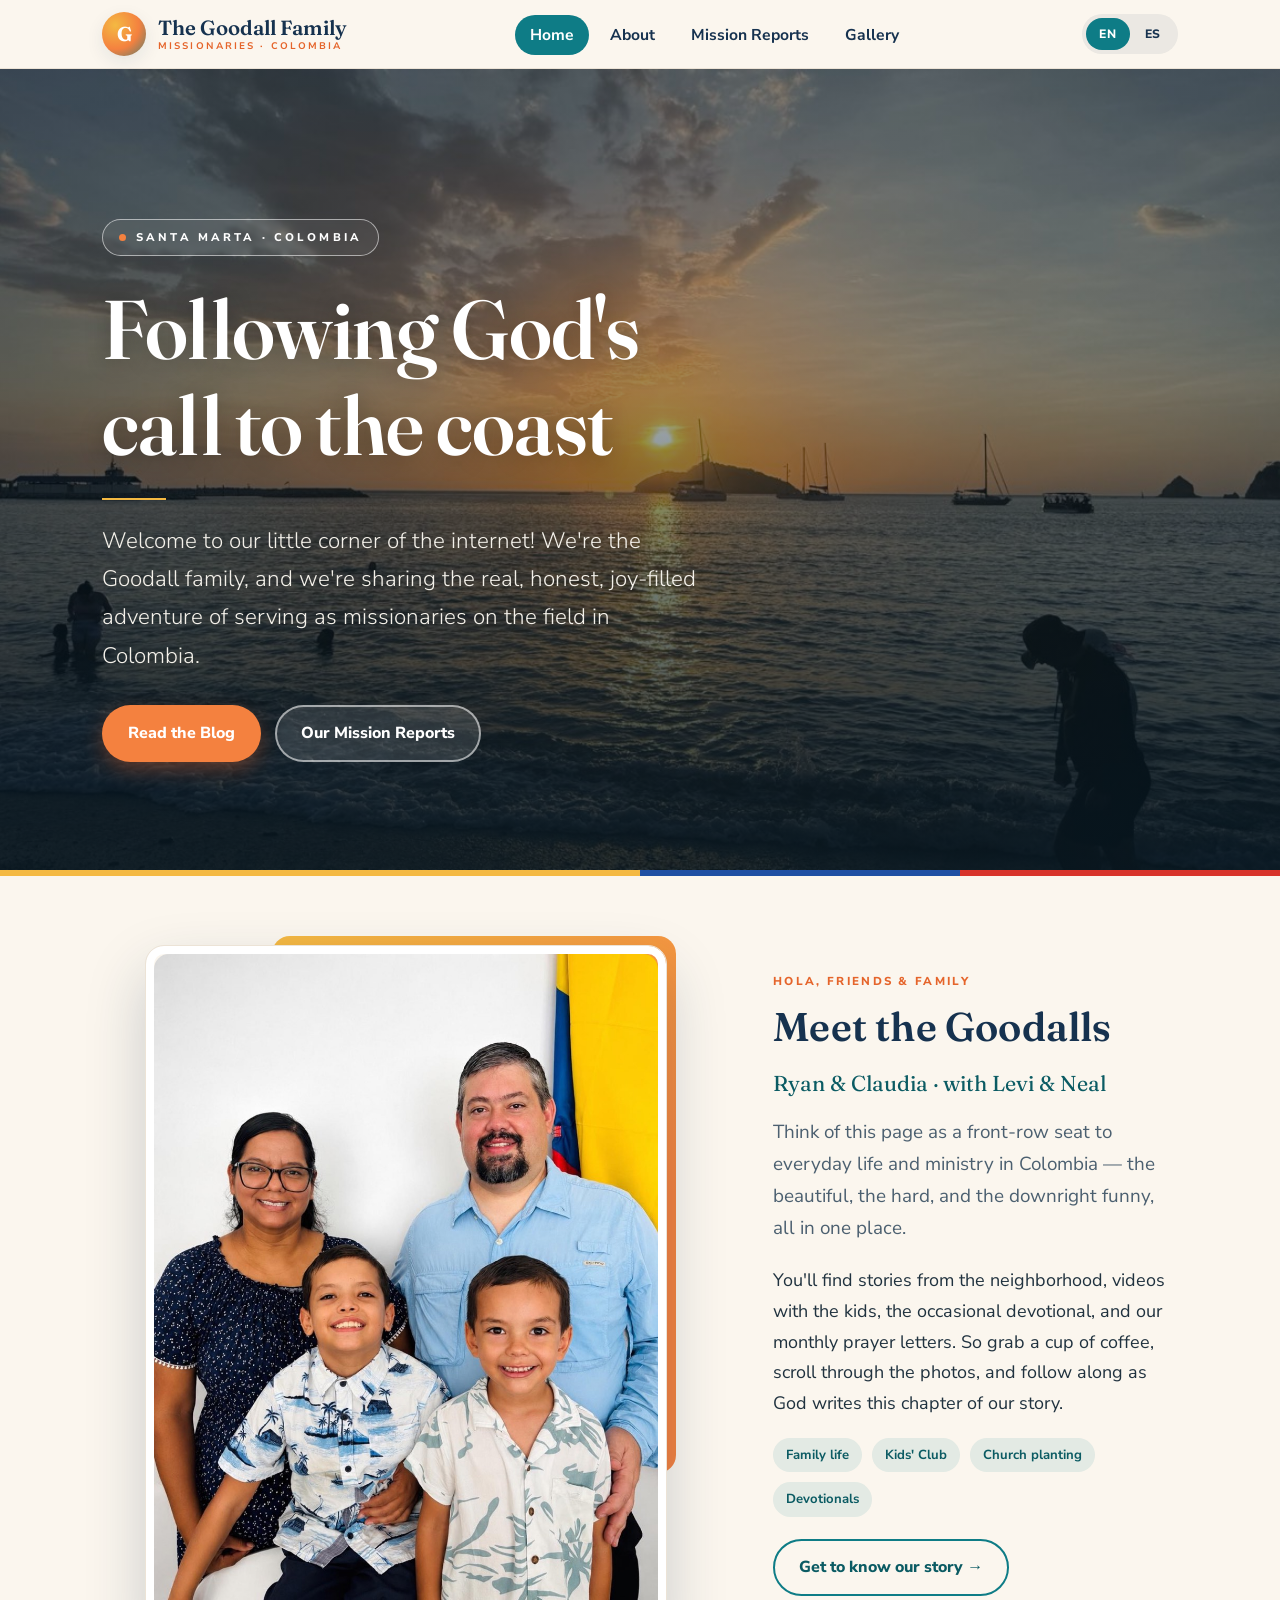
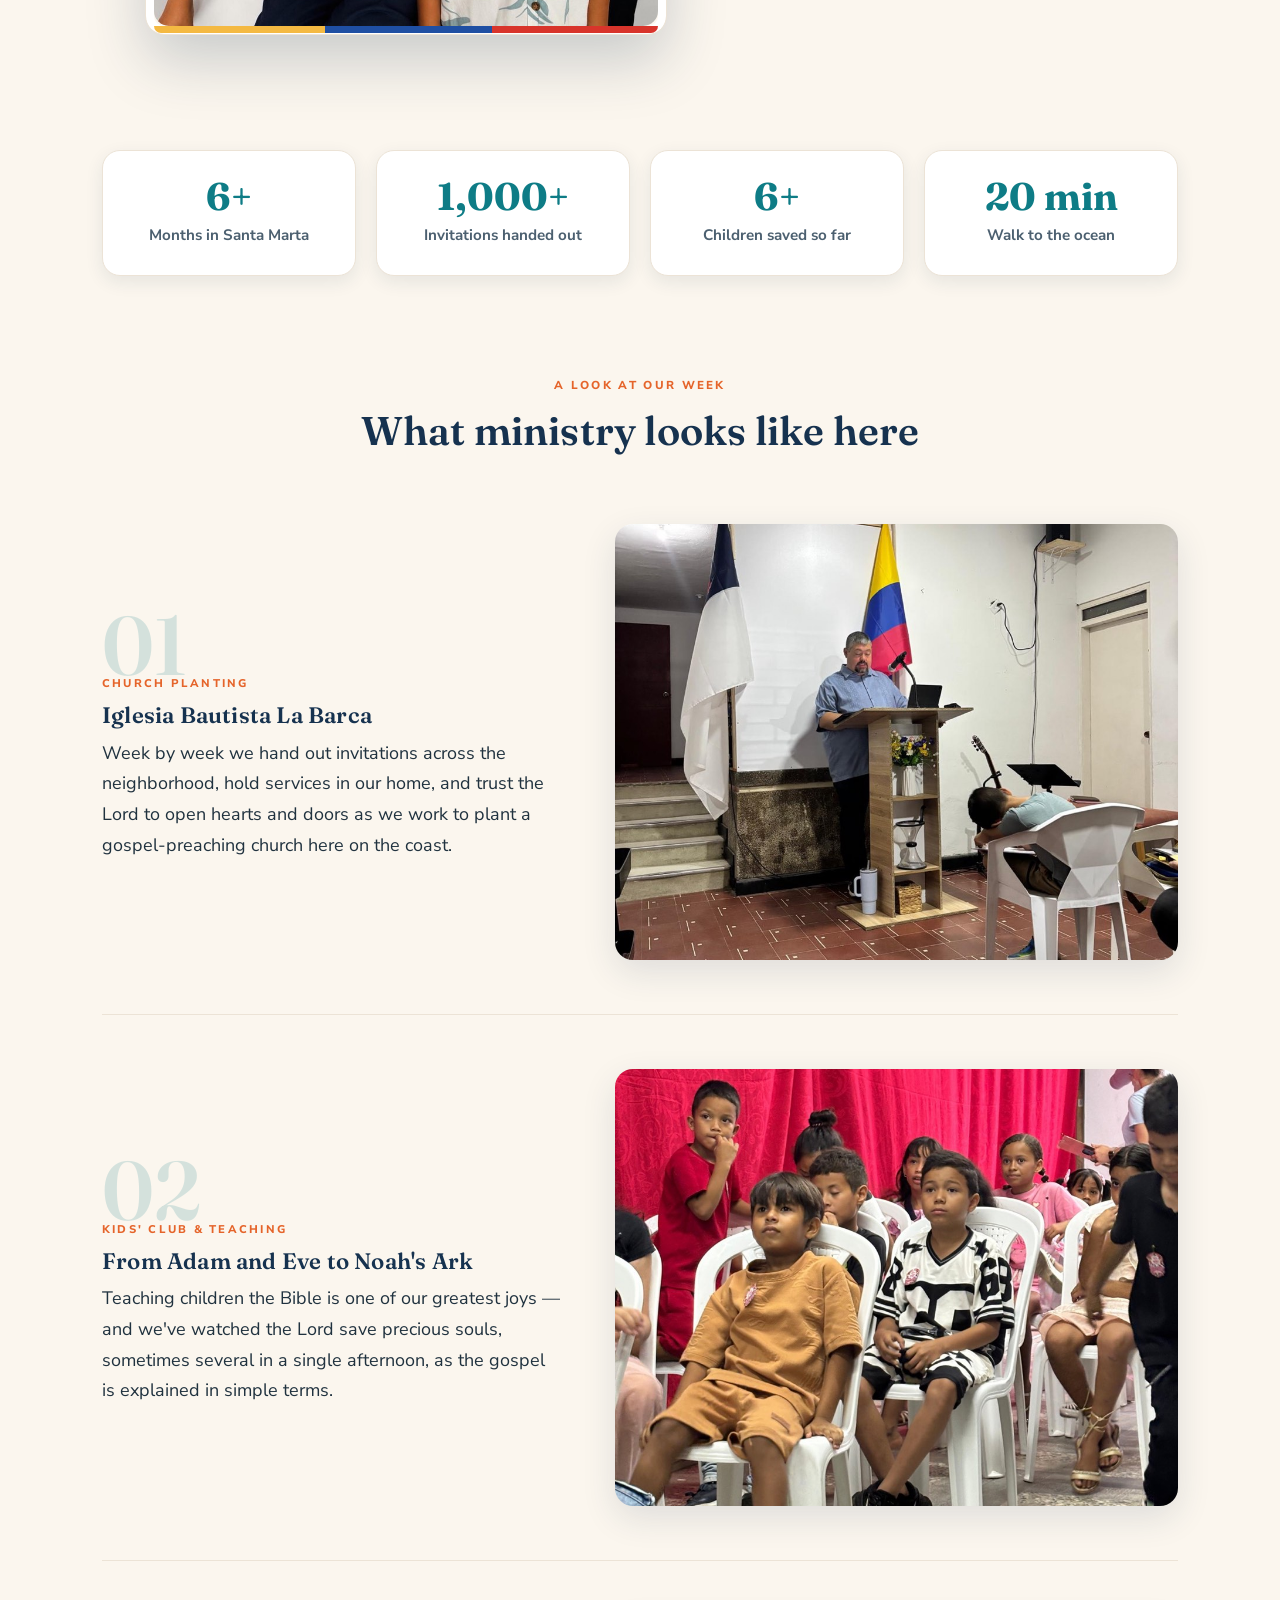
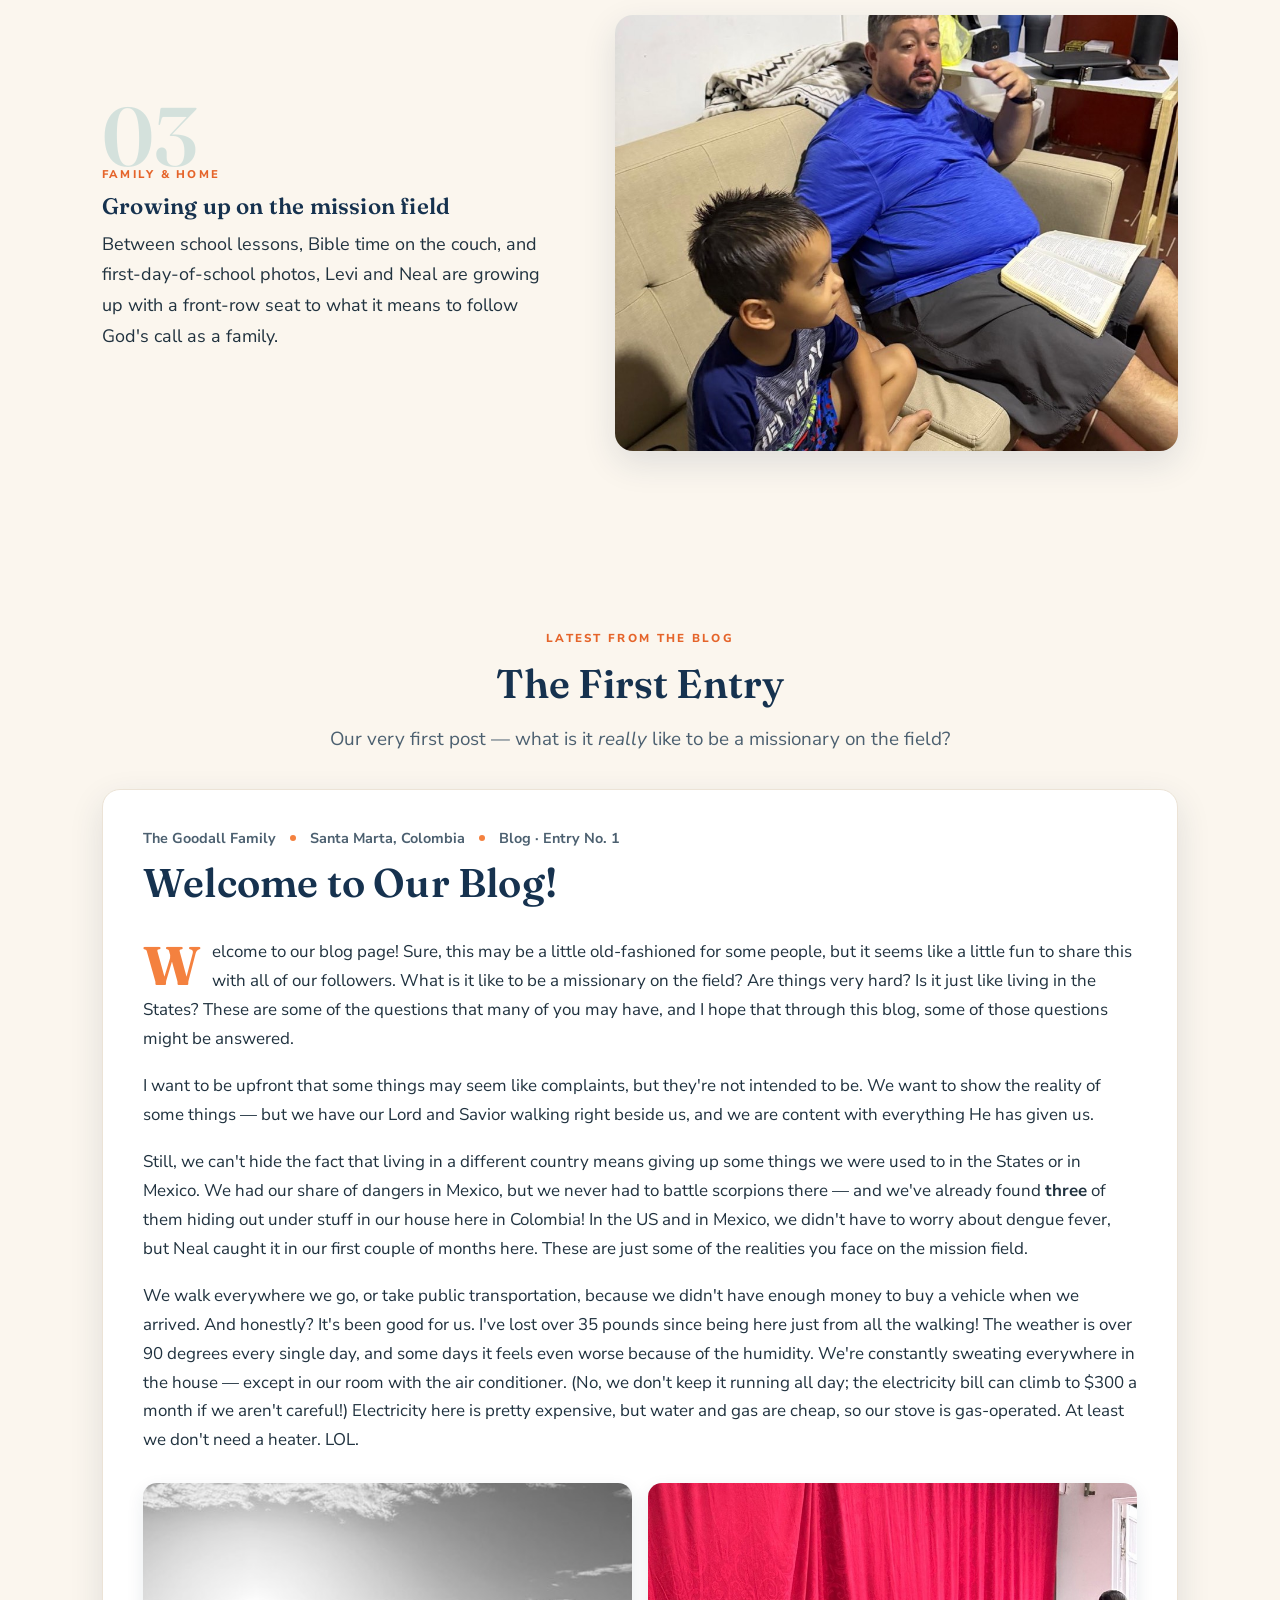
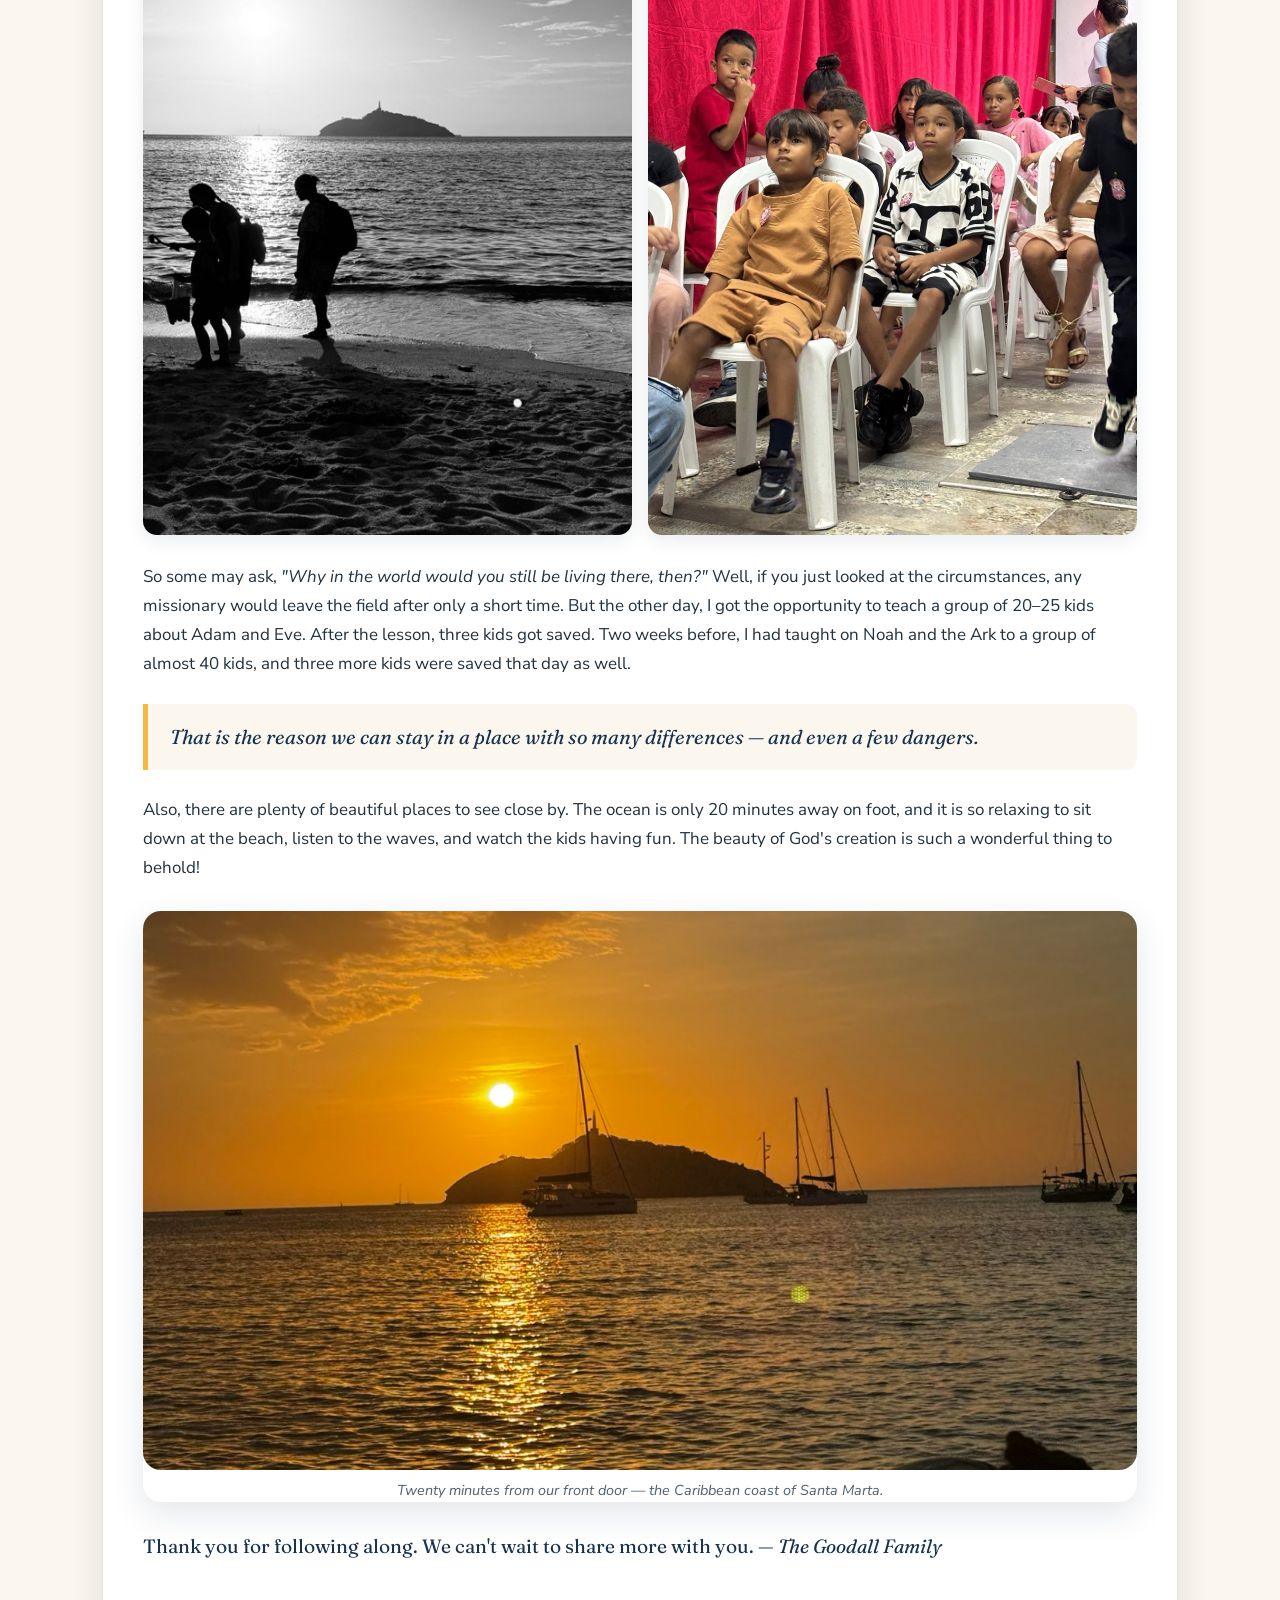
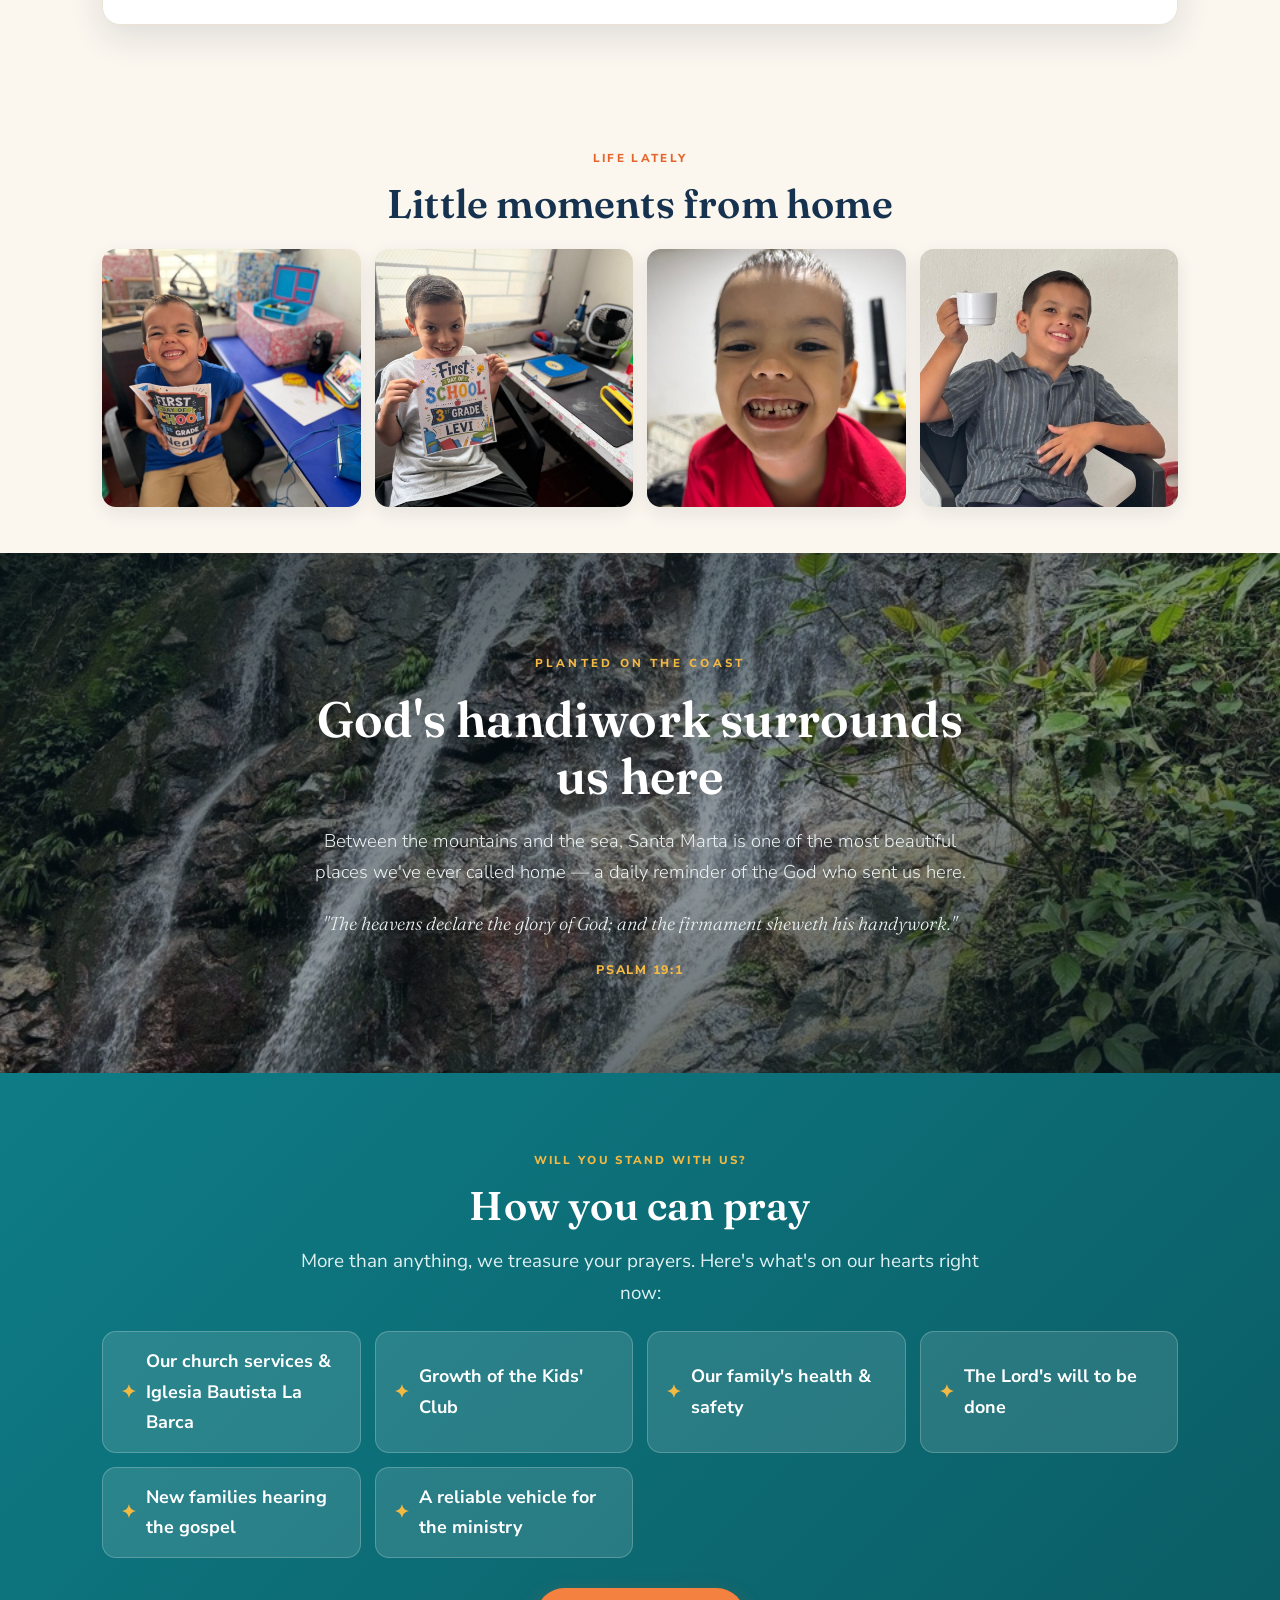
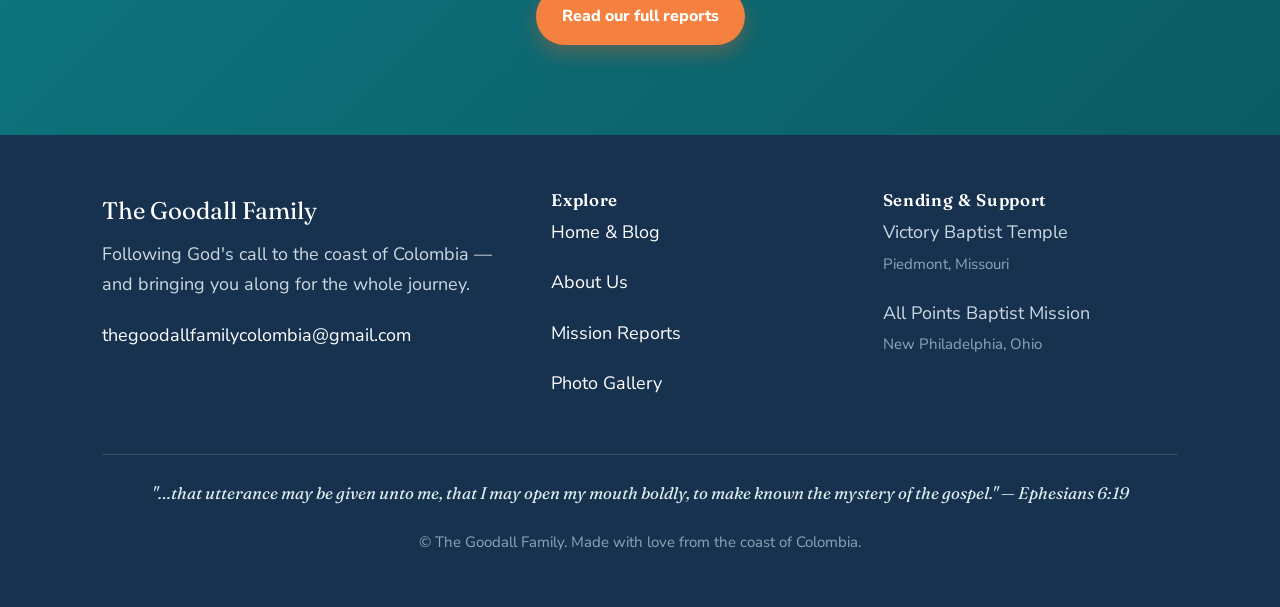
<file: site/index.html>
<!doctype html>
<html lang="en">
<head>
<meta charset="utf-8">
<meta name="viewport" content="width=device-width,initial-scale=1">
<title>The Goodall Family — Missionaries in Colombia</title>
<meta name="description" content="Follow the Goodall Family, missionaries serving in Santa Marta, Colombia — stories, photos, videos, and monthly mission reports from the field.">
<link rel="alternate" hreflang="en" href="index.html">
<link rel="alternate" hreflang="es" href="index-es.html">
<link rel="preconnect" href="https://fonts.googleapis.com">
<link rel="preconnect" href="https://fonts.gstatic.com" crossorigin>
<link href="https://fonts.googleapis.com/css2?family=Fraunces:ital,opsz,wght@0,9..144,400..700;1,9..144,400..600&family=Nunito+Sans:opsz,wght@6..12,400..800&display=swap" rel="stylesheet">
<link rel="stylesheet" href="styles.css">
<!-- Site seal (TrustLogo / Sectigo) — before </head> -->
<script type="text/javascript">//<![CDATA[
var tlJsHost = ((window.location.protocol == "https:") ? "https://secure.trust-provider.com/" : "http://www.trustlogo.com/");
document.write(unescape("%3Cscript src='" + tlJsHost + "trustlogo/javascript/trustlogo.js' type='text/javascript'%3E%3C/script%3E"));
//]]>
</script>
</head>
<body>

<!-- ===== NAV ===== -->
<header class="nav">
  <div class="nav__inner">
    <a class="brand" href="index.html">
      <span class="brand__mark">G</span>
      <span class="brand__text">The Goodall Family<small>Missionaries · Colombia</small></span>
    </a>
    <nav>
      <ul class="nav__links">
        <li><a href="index.html" class="active">Home</a></li>
        <li><a href="about.html">About</a></li>
        <li><a href="reports.html">Mission Reports</a></li>
        <li><a href="gallery.html">Gallery</a></li>
      </ul>
    </nav>
    <div class="lang-switch">
      <a href="index.html" class="lang-switch__link active">EN</a>
      <a href="index-es.html" class="lang-switch__link">ES</a>
    </div>
  </div>
</header>

<!-- ===== HERO ===== -->
<section class="hero">
  <img class="hero__bg" src="assets/photos/IMG_8419.jpg" alt="Sunset over the Caribbean Sea in Santa Marta, Colombia">
  <div class="hero__scrim"></div>
  <div class="hero__inner">
    <span class="hero__eyebrow">Santa Marta · Colombia</span>
    <h1>Following God's<br>call to the coast</h1>
    <hr class="hero__rule">
    <p class="hero__lead">Welcome to our little corner of the internet! We're the Goodall family, and we're sharing the real, honest, joy-filled adventure of serving as missionaries on the field in Colombia.</p>
    <div class="hero__cta">
      <a class="btn btn--primary" href="#latest-entry">Read the Blog</a>
      <a class="btn btn--ghost" href="reports.html">Our Mission Reports</a>
    </div>
  </div>
</section>
<div class="flag-ribbon"></div>

<!-- ===== MEET THE FAMILY ===== -->
<section class="section">
  <div class="container">
    <div class="portrait">
      <div class="portrait__frame">
        <img src="assets/photos/family-portrait.jpg" alt="Ryan, Claudia, Levi, and Neal Goodall — a family portrait in front of the Colombian flag">
      </div>
      <div>
        <span class="eyebrow">Hola, friends &amp; family</span>
        <h2>Meet the Goodalls</h2>
        <p class="portrait__names">Ryan &amp; Claudia <span>· with Levi &amp; Neal</span></p>
        <p class="lead">Think of this page as a front-row seat to everyday life and ministry in Colombia — the beautiful, the hard, and the downright funny, all in one place.</p>
        <p>You'll find stories from the neighborhood, videos with the kids, the occasional devotional, and our monthly prayer letters. So grab a cup of coffee, scroll through the photos, and follow along as God writes this chapter of our story.</p>
        <div class="tag-row">
          <span class="tag">Family life</span>
          <span class="tag">Kids' Club</span>
          <span class="tag">Church planting</span>
          <span class="tag">Devotionals</span>
        </div>
        <p style="margin-top:22px"><a class="btn btn--outline" href="about.html">Get to know our story →</a></p>
      </div>
    </div>
  </div>
</section>

<!-- ===== BY THE NUMBERS ===== -->
<section class="section--tight">
  <div class="container">
    <div class="facts">
      <div class="fact"><div class="fact__num">6+</div><div class="fact__label">Months in Santa Marta</div></div>
      <div class="fact"><div class="fact__num">1,000+</div><div class="fact__label">Invitations handed out</div></div>
      <div class="fact"><div class="fact__num">6+</div><div class="fact__label">Children saved so far</div></div>
      <div class="fact"><div class="fact__num">20 min</div><div class="fact__label">Walk to the ocean</div></div>
    </div>
  </div>
</section>

<!-- ===== MINISTRY LIFE, NUMBERED ===== -->
<section class="section--tight">
  <div class="container">
    <div class="center measure" style="margin-bottom:10px">
      <span class="eyebrow">A look at our week</span>
      <h2>What ministry looks like here</h2>
    </div>

    <div class="story-row">
      <div>
        <div class="story-row__num">01</div>
        <span class="story-row__label">Church Planting</span>
        <h3>Iglesia Bautista La Barca</h3>
        <p>Week by week we hand out invitations across the neighborhood, hold services in our home, and trust the Lord to open hearts and doors as we work to plant a gospel-preaching church here on the coast.</p>
      </div>
      <div class="story-row__media">
        <img src="assets/photos/dad-preaching-pulpit.jpg" alt="Preaching from the pulpit with the Colombian flag displayed">
      </div>
    </div>

    <div class="story-row story-row--rev">
      <div class="story-row__media">
        <img src="assets/photos/49129eb7-39a2-4a59-aea9-ae14b0f44b48.jpg" alt="A group of children gathered for Kids' Club">
      </div>
      <div>
        <div class="story-row__num">02</div>
        <span class="story-row__label">Kids' Club &amp; Teaching</span>
        <h3>From Adam and Eve to Noah's Ark</h3>
        <p>Teaching children the Bible is one of our greatest joys — and we've watched the Lord save precious souls, sometimes several in a single afternoon, as the gospel is explained in simple terms.</p>
      </div>
    </div>

    <div class="story-row">
      <div>
        <div class="story-row__num">03</div>
        <span class="story-row__label">Family &amp; Home</span>
        <h3>Growing up on the mission field</h3>
        <p>Between school lessons, Bible time on the couch, and first-day-of-school photos, Levi and Neal are growing up with a front-row seat to what it means to follow God's call as a family.</p>
      </div>
      <div class="story-row__media">
        <img src="assets/photos/dad-devotions-with-son.jpg" alt="Dad reading the Bible with one of the boys on the couch">
      </div>
    </div>
  </div>
</section>

<!-- ===== LATEST BLOG ENTRY ===== -->
<section class="section" id="latest-entry">
  <div class="container">
    <div class="center measure" style="margin-bottom:34px">
      <span class="eyebrow">Latest from the blog</span>
      <h2>The First Entry</h2>
      <p class="lead">Our very first post — what is it <em>really</em> like to be a missionary on the field?</p>
    </div>

    <article class="article">
      <div class="article__head">
        <div class="article__meta">
          <span>The Goodall Family</span><span class="dot"></span>
          <span>Santa Marta, Colombia</span><span class="dot"></span>
          <span>Blog · Entry No. 1</span>
        </div>
        <h2>Welcome to Our Blog!</h2>
      </div>
      <div class="article__body">
        <p>Welcome to our blog page! Sure, this may be a little old-fashioned for some people, but it seems like a little fun to share this with all of our followers. What is it like to be a missionary on the field? Are things very hard? Is it just like living in the States? These are some of the questions that many of you may have, and I hope that through this blog, some of those questions might be answered.</p>

        <p>I want to be upfront that some things may seem like complaints, but they're not intended to be. We want to show the reality of some things — but we have our Lord and Savior walking right beside us, and we are content with everything He has given us.</p>

        <p>Still, we can't hide the fact that living in a different country means giving up some things we were used to in the States or in Mexico. We had our share of dangers in Mexico, but we never had to battle scorpions there — and we've already found <strong>three</strong> of them hiding out under stuff in our house here in Colombia! In the US and in Mexico, we didn't have to worry about dengue fever, but Neal caught it in our first couple of months here. These are just some of the realities you face on the mission field.</p>

        <p>We walk everywhere we go, or take public transportation, because we didn't have enough money to buy a vehicle when we arrived. And honestly? It's been good for us. I've lost over 35 pounds since being here just from all the walking! The weather is over 90 degrees every single day, and some days it feels even worse because of the humidity. We're constantly sweating everywhere in the house — except in our room with the air conditioner. (No, we don't keep it running all day; the electricity bill can climb to $300 a month if we aren't careful!) Electricity here is pretty expensive, but water and gas are cheap, so our stove is gas-operated. At least we don't need a heater. LOL.</p>

        <div class="two-up">
          <img src="assets/photos/IMG_8231.jpg" alt="Family silhouettes on the beach at sunset">
          <img src="assets/photos/49129eb7-39a2-4a59-aea9-ae14b0f44b48.jpg" alt="A group of children at Kids' Club">
        </div>

        <p>So some may ask, <em>"Why in the world would you still be living there, then?"</em> Well, if you just looked at the circumstances, any missionary would leave the field after only a short time. But the other day, I got the opportunity to teach a group of 20–25 kids about Adam and Eve. After the lesson, three kids got saved. Two weeks before, I had taught on Noah and the Ark to a group of almost 40 kids, and three more kids were saved that day as well.</p>

        <div class="pullquote">That is the reason we can stay in a place with so many differences — and even a few dangers.</div>

        <p>Also, there are plenty of beautiful places to see close by. The ocean is only 20 minutes away on foot, and it is so relaxing to sit down at the beach, listen to the waves, and watch the kids having fun. The beauty of God's creation is such a wonderful thing to behold!</p>

        <figure class="figure-inline rounded">
          <img src="assets/photos/IMG_8425.jpg" alt="Golden sunset over the sea in Santa Marta">
          <figcaption>Twenty minutes from our front door — the Caribbean coast of Santa Marta.</figcaption>
        </figure>

        <p style="font-family:var(--serif);font-size:1.2rem;color:var(--navy)">Thank you for following along. We can't wait to share more with you. — <em>The Goodall Family</em></p>
      </div>
    </article>
  </div>
</section>

<!-- ===== LIFE LATELY STRIP ===== -->
<section class="section--tight">
  <div class="container">
    <div class="center measure" style="margin-bottom:22px">
      <span class="eyebrow">Life lately</span>
      <h2>Little moments from home</h2>
    </div>
    <div class="life-strip">
      <a href="gallery.html"><img src="assets/photos/neal-first-day-1st-grade.jpg" alt="Neal on his first day of 1st grade"></a>
      <a href="gallery.html"><img src="assets/photos/levi-first-day-3rd-grade.jpg" alt="Levi on his first day of 3rd grade"></a>
      <a href="gallery.html"><img src="assets/photos/neal-big-smile.jpg" alt="Neal grinning with a missing tooth"></a>
      <a href="gallery.html"><img src="assets/photos/levi-teacup-laugh.jpg" alt="Levi laughing over a cup of coffee"></a>
    </div>
  </div>
</section>

<!-- ===== MOODY NATURE FEATURE ===== -->
<section class="feature-band">
  <img class="feature-band__bg" src="assets/photos/jungle-waterfall.jpg" alt="A waterfall in the mountains above Santa Marta, Colombia">
  <div class="feature-band__scrim"></div>
  <div class="feature-band__inner">
    <span class="feature-band__eyebrow">Planted on the coast</span>
    <h2>God's handiwork surrounds us here</h2>
    <p>Between the mountains and the sea, Santa Marta is one of the most beautiful places we've ever called home — a daily reminder of the God who sent us here.</p>
    <p class="feature-band__verse">"The heavens declare the glory of God; and the firmament sheweth his handywork."</p>
    <span class="feature-band__cite">Psalm 19:1</span>
  </div>
</section>

<!-- ===== PRAYER BAND ===== -->
<section class="section band">
  <div class="container">
    <div class="center measure">
      <span class="eyebrow" style="color:var(--gold)">Will you stand with us?</span>
      <h2>How you can pray</h2>
      <p class="lead">More than anything, we treasure your prayers. Here's what's on our hearts right now:</p>
    </div>
    <ul class="prayer-list">
      <li>Our church services &amp; Iglesia Bautista La Barca</li>
      <li>Growth of the Kids' Club</li>
      <li>Our family's health &amp; safety</li>
      <li>The Lord's will to be done</li>
      <li>New families hearing the gospel</li>
      <li>A reliable vehicle for the ministry</li>
    </ul>
    <p class="center" style="margin-top:30px">
      <a class="btn btn--primary" href="reports.html">Read our full reports</a>
    </p>
  </div>
</section>

<!-- ===== FOOTER ===== -->
<footer class="footer">
  <div class="container">
    <div class="footer__grid">
      <div>
        <div class="footer__brand">The Goodall Family</div>
        <p>Following God's call to the coast of Colombia — and bringing you along for the whole journey.</p>
        <p><a href="mailto:thegoodallfamilycolombia@gmail.com">thegoodallfamilycolombia@gmail.com</a></p>
      </div>
      <div>
        <h4>Explore</h4>
        <p><a href="index.html">Home &amp; Blog</a></p>
        <p><a href="about.html">About Us</a></p>
        <p><a href="reports.html">Mission Reports</a></p>
        <p><a href="gallery.html">Photo Gallery</a></p>
      </div>
      <div>
        <h4>Sending &amp; Support</h4>
        <p>Victory Baptist Temple<br><small>Piedmont, Missouri</small></p>
        <p>All Points Baptist Mission<br><small>New Philadelphia, Ohio</small></p>
      </div>
    </div>
    <p class="footer__verse">"…that utterance may be given unto me, that I may open my mouth boldly, to make known the mystery of the gospel." — Ephesians 6:19</p>
    <p class="center"><small>© The Goodall Family. Made with love from the coast of Colombia.</small></p>
  </div>
</footer>

<!-- Site seal (TrustLogo / Sectigo) — before </body> -->
<script type="text/javascript">//<![CDATA[
var tlJsHost = ((window.location.protocol == "https:") ? "https://secure.trust-provider.com/" : "http://www.trustlogo.com/");
document.write(unescape("%3Cscript src='" + tlJsHost + "trustlogo/javascript/trustlogo.js' type='text/javascript'%3E%3C/script%3E"));
//]]>
</script>

</body>
</html>
</file>
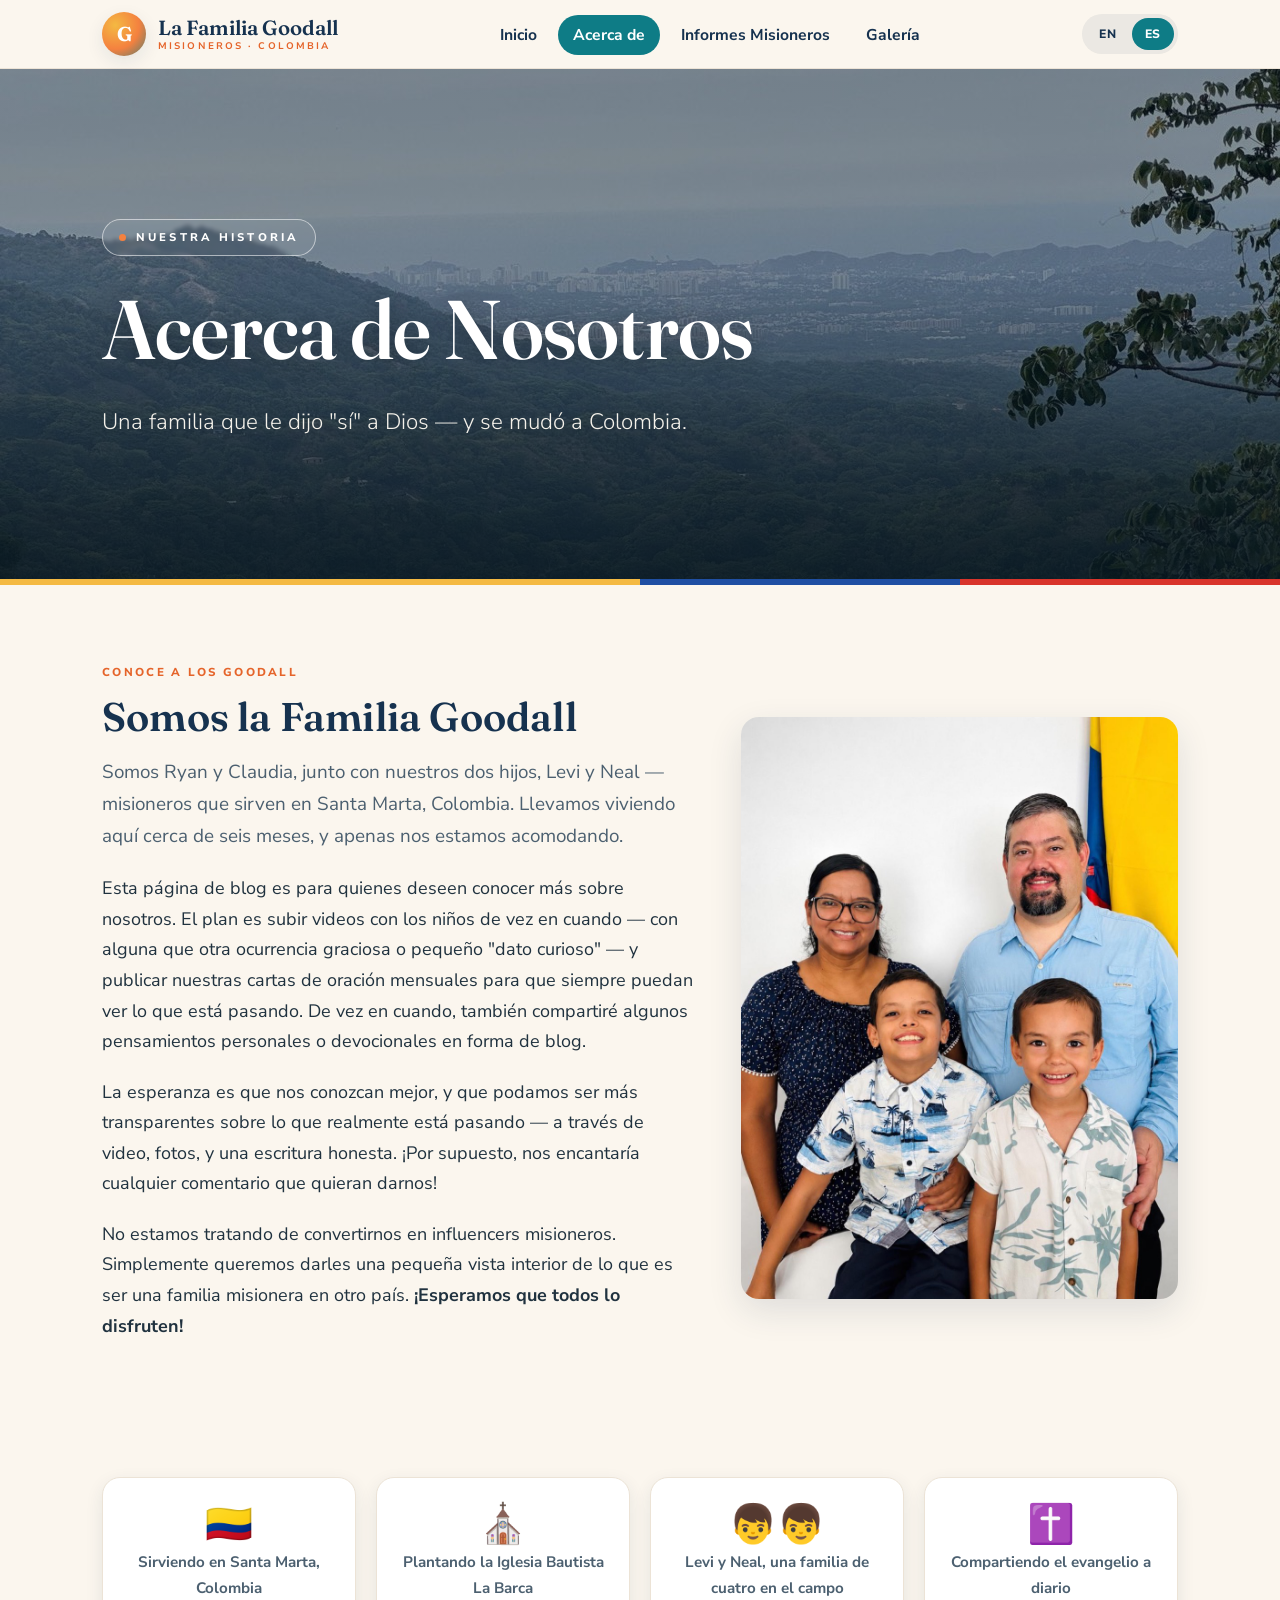
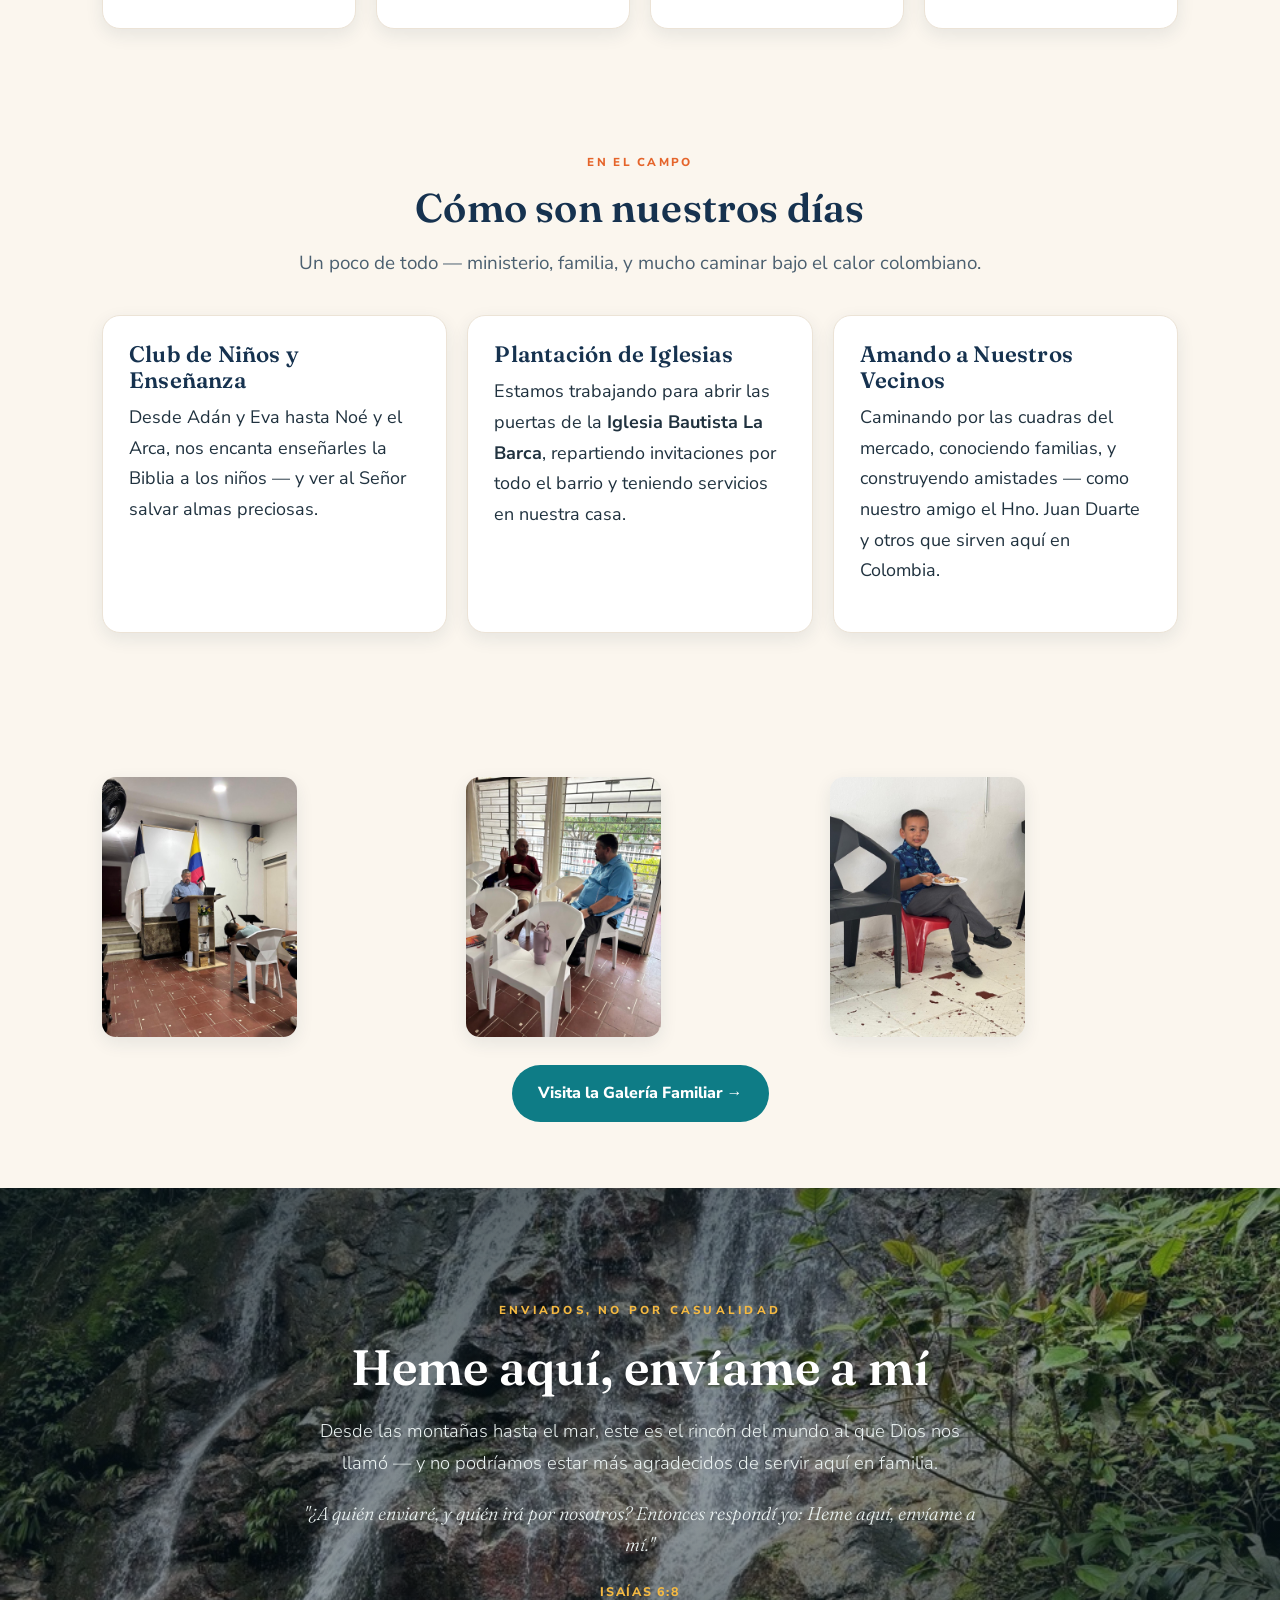
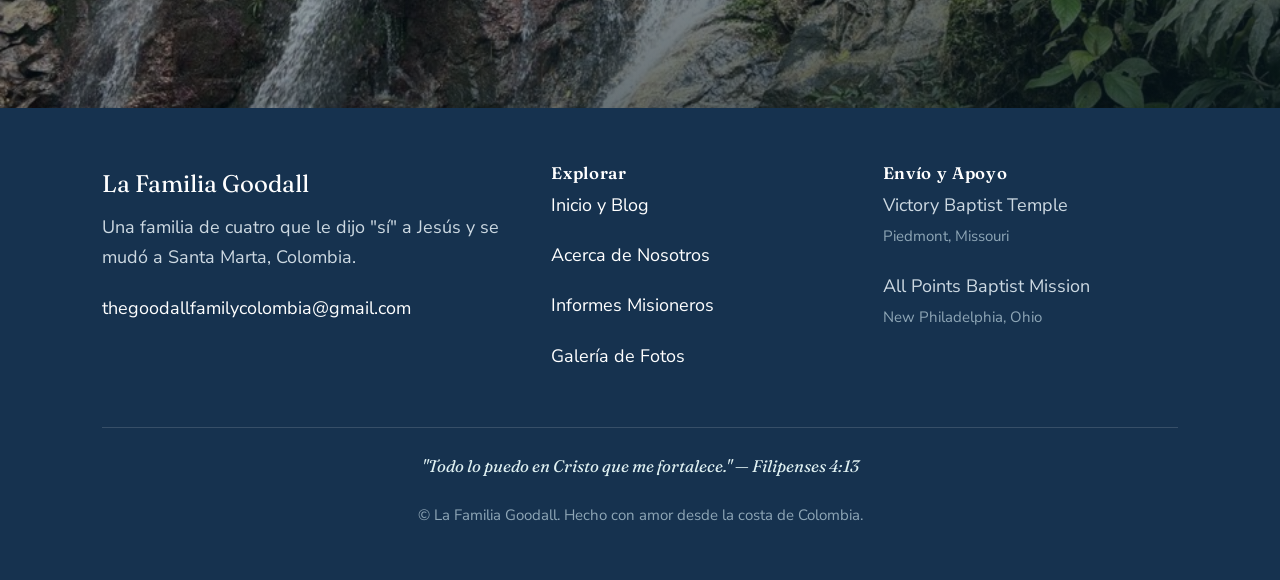
<file: site/about-es.html>
<!doctype html>
<html lang="es">
<head>
<meta charset="utf-8">
<meta name="viewport" content="width=device-width,initial-scale=1">
<title>Acerca de Nosotros — La Familia Goodall</title>
<meta name="description" content="Conoce a la Familia Goodall — misioneros que viven y sirven en Santa Marta, Colombia.">
<link rel="alternate" hreflang="es" href="about-es.html">
<link rel="alternate" hreflang="en" href="about.html">
<link rel="preconnect" href="https://fonts.googleapis.com">
<link rel="preconnect" href="https://fonts.gstatic.com" crossorigin>
<link href="https://fonts.googleapis.com/css2?family=Fraunces:ital,opsz,wght@0,9..144,400..700;1,9..144,400..600&family=Nunito+Sans:opsz,wght@6..12,400..800&display=swap" rel="stylesheet">
<link rel="stylesheet" href="styles.css">
<!-- Site seal (TrustLogo / Sectigo) — before </head> -->
<script type="text/javascript">//<![CDATA[
var tlJsHost = ((window.location.protocol == "https:") ? "https://secure.trust-provider.com/" : "http://www.trustlogo.com/");
document.write(unescape("%3Cscript src='" + tlJsHost + "trustlogo/javascript/trustlogo.js' type='text/javascript'%3E%3C/script%3E"));
//]]>
</script>
</head>
<body>

<!-- ===== NAV ===== -->
<header class="nav">
  <div class="nav__inner">
    <a class="brand" href="index-es.html">
      <span class="brand__mark">G</span>
      <span class="brand__text">La Familia Goodall<small>Misioneros · Colombia</small></span>
    </a>
    <nav>
      <ul class="nav__links">
        <li><a href="index-es.html">Inicio</a></li>
        <li><a href="about-es.html" class="active">Acerca de</a></li>
        <li><a href="reports-es.html">Informes Misioneros</a></li>
        <li><a href="gallery-es.html">Galería</a></li>
      </ul>
    </nav>
    <div class="lang-switch">
      <a href="about.html" class="lang-switch__link">EN</a>
      <a href="about-es.html" class="lang-switch__link active">ES</a>
    </div>
  </div>
</header>

<!-- ===== HERO ===== -->
<section class="hero">
  <img class="hero__bg" src="assets/photos/santa-marta-overlook.jpg" alt="Vista de las montañas de Santa Marta, Colombia y el mar Caribe">
  <div class="hero__scrim"></div>
  <div class="hero__inner">
    <span class="hero__eyebrow">Nuestra Historia</span>
    <h1>Acerca de Nosotros</h1>
    <p class="hero__lead">Una familia que le dijo "sí" a Dios — y se mudó a Colombia.</p>
  </div>
</section>
<div class="flag-ribbon"></div>

<!-- ===== ABOUT MAIN ===== -->
<section class="section">
  <div class="container">
    <div class="split">
      <div>
        <span class="eyebrow">Conoce a los Goodall</span>
        <h2>Somos la Familia Goodall</h2>
        <p class="lead">Somos Ryan y Claudia, junto con nuestros dos hijos, Levi y Neal — misioneros que sirven en Santa Marta, Colombia. Llevamos viviendo aquí cerca de seis meses, y apenas nos estamos acomodando.</p>
        <p>Esta página de blog es para quienes deseen conocer más sobre nosotros. El plan es subir videos con los niños de vez en cuando — con alguna que otra ocurrencia graciosa o pequeño "dato curioso" — y publicar nuestras cartas de oración mensuales para que siempre puedan ver lo que está pasando. De vez en cuando, también compartiré algunos pensamientos personales o devocionales en forma de blog.</p>
        <p>La esperanza es que nos conozcan mejor, y que podamos ser más transparentes sobre lo que realmente está pasando — a través de video, fotos, y una escritura honesta. ¡Por supuesto, nos encantaría cualquier comentario que quieran darnos!</p>
        <p>No estamos tratando de convertirnos en influencers misioneros. Simplemente queremos darles una pequeña vista interior de lo que es ser una familia misionera en otro país. <strong>¡Esperamos que todos lo disfruten!</strong></p>
      </div>
      <div class="split__media rounded">
        <img src="assets/photos/family-portrait.jpg" alt="Ryan, Claudia, Levi y Neal Goodall — un retrato familiar frente a la bandera de Colombia">
      </div>
    </div>
  </div>
</section>

<!-- ===== QUICK FACTS ===== -->
<section class="section--tight">
  <div class="container">
    <div class="facts">
      <div class="fact"><div class="fact__num">🇨🇴</div><div class="fact__label">Sirviendo en Santa Marta, Colombia</div></div>
      <div class="fact"><div class="fact__num">⛪</div><div class="fact__label">Plantando la Iglesia Bautista La Barca</div></div>
      <div class="fact"><div class="fact__num">👦👦</div><div class="fact__label">Levi y Neal, una familia de cuatro en el campo</div></div>
      <div class="fact"><div class="fact__num">✝️</div><div class="fact__label">Compartiendo el evangelio a diario</div></div>
    </div>
  </div>
</section>

<!-- ===== WHAT WE DO ===== -->
<section class="section">
  <div class="container">
    <div class="center measure" style="margin-bottom:36px">
      <span class="eyebrow">En el campo</span>
      <h2>Cómo son nuestros días</h2>
      <p class="lead">Un poco de todo — ministerio, familia, y mucho caminar bajo el calor colombiano.</p>
    </div>
    <div class="facts" style="grid-template-columns:repeat(auto-fit,minmax(260px,1fr))">
      <div class="card"><div class="card__body">
        <h3>Club de Niños y Enseñanza</h3>
        <p>Desde Adán y Eva hasta Noé y el Arca, nos encanta enseñarles la Biblia a los niños — y ver al Señor salvar almas preciosas.</p>
      </div></div>
      <div class="card"><div class="card__body">
        <h3>Plantación de Iglesias</h3>
        <p>Estamos trabajando para abrir las puertas de la <strong>Iglesia Bautista La Barca</strong>, repartiendo invitaciones por todo el barrio y teniendo servicios en nuestra casa.</p>
      </div></div>
      <div class="card"><div class="card__body">
        <h3>Amando a Nuestros Vecinos</h3>
        <p>Caminando por las cuadras del mercado, conociendo familias, y construyendo amistades — como nuestro amigo el Hno. Juan Duarte y otros que sirven aquí en Colombia.</p>
      </div></div>
    </div>
  </div>
</section>

<!-- ===== PHOTO STRIP ===== -->
<section class="section--tight">
  <div class="container">
    <div class="two-up" style="grid-template-columns:1fr 1fr 1fr">
      <img src="assets/photos/dad-preaching-pulpit.jpg" alt="Predicando en la Iglesia Bautista La Barca" style="height:260px">
      <img src="assets/photos/church-fellowship.jpg" alt="Compañerismo y café después de un servicio" style="height:260px">
      <img src="assets/photos/neal-lunch-red-chair.jpg" alt="Neal almorzando después de la iglesia" style="height:260px">
    </div>
    <p class="center" style="margin-top:22px"><a class="btn btn--ocean" href="gallery-es.html">Visita la Galería Familiar →</a></p>
  </div>
</section>

<!-- ===== MOODY NATURE FEATURE ===== -->
<section class="feature-band">
  <img class="feature-band__bg" src="assets/photos/jungle-waterfall.jpg" alt="Una cascada en las montañas sobre Santa Marta, Colombia">
  <div class="feature-band__scrim"></div>
  <div class="feature-band__inner">
    <span class="feature-band__eyebrow">Enviados, no por casualidad</span>
    <h2>Heme aquí, envíame a mí</h2>
    <p>Desde las montañas hasta el mar, este es el rincón del mundo al que Dios nos llamó — y no podríamos estar más agradecidos de servir aquí en familia.</p>
    <p class="feature-band__verse">"¿A quién enviaré, y quién irá por nosotros? Entonces respondí yo: Heme aquí, envíame a mí."</p>
    <span class="feature-band__cite">Isaías 6:8</span>
  </div>
</section>

<!-- ===== FOOTER ===== -->
<footer class="footer">
  <div class="container">
    <div class="footer__grid">
      <div>
        <div class="footer__brand">La Familia Goodall</div>
        <p>Una familia de cuatro que le dijo "sí" a Jesús y se mudó a Santa Marta, Colombia.</p>
        <p><a href="mailto:thegoodallfamilycolombia@gmail.com">thegoodallfamilycolombia@gmail.com</a></p>
      </div>
      <div>
        <h4>Explorar</h4>
        <p><a href="index-es.html">Inicio y Blog</a></p>
        <p><a href="about-es.html">Acerca de Nosotros</a></p>
        <p><a href="reports-es.html">Informes Misioneros</a></p>
        <p><a href="gallery-es.html">Galería de Fotos</a></p>
      </div>
      <div>
        <h4>Envío y Apoyo</h4>
        <p>Victory Baptist Temple<br><small>Piedmont, Missouri</small></p>
        <p>All Points Baptist Mission<br><small>New Philadelphia, Ohio</small></p>
      </div>
    </div>
    <p class="footer__verse">"Todo lo puedo en Cristo que me fortalece." — Filipenses 4:13</p>
    <p class="center"><small>© La Familia Goodall. Hecho con amor desde la costa de Colombia.</small></p>
  </div>
</footer>

<!-- Site seal (TrustLogo / Sectigo) — before </body> -->
<script type="text/javascript">//<![CDATA[
var tlJsHost = ((window.location.protocol == "https:") ? "https://secure.trust-provider.com/" : "http://www.trustlogo.com/");
document.write(unescape("%3Cscript src='" + tlJsHost + "trustlogo/javascript/trustlogo.js' type='text/javascript'%3E%3C/script%3E"));
//]]>
</script>

</body>
</html>
</file>
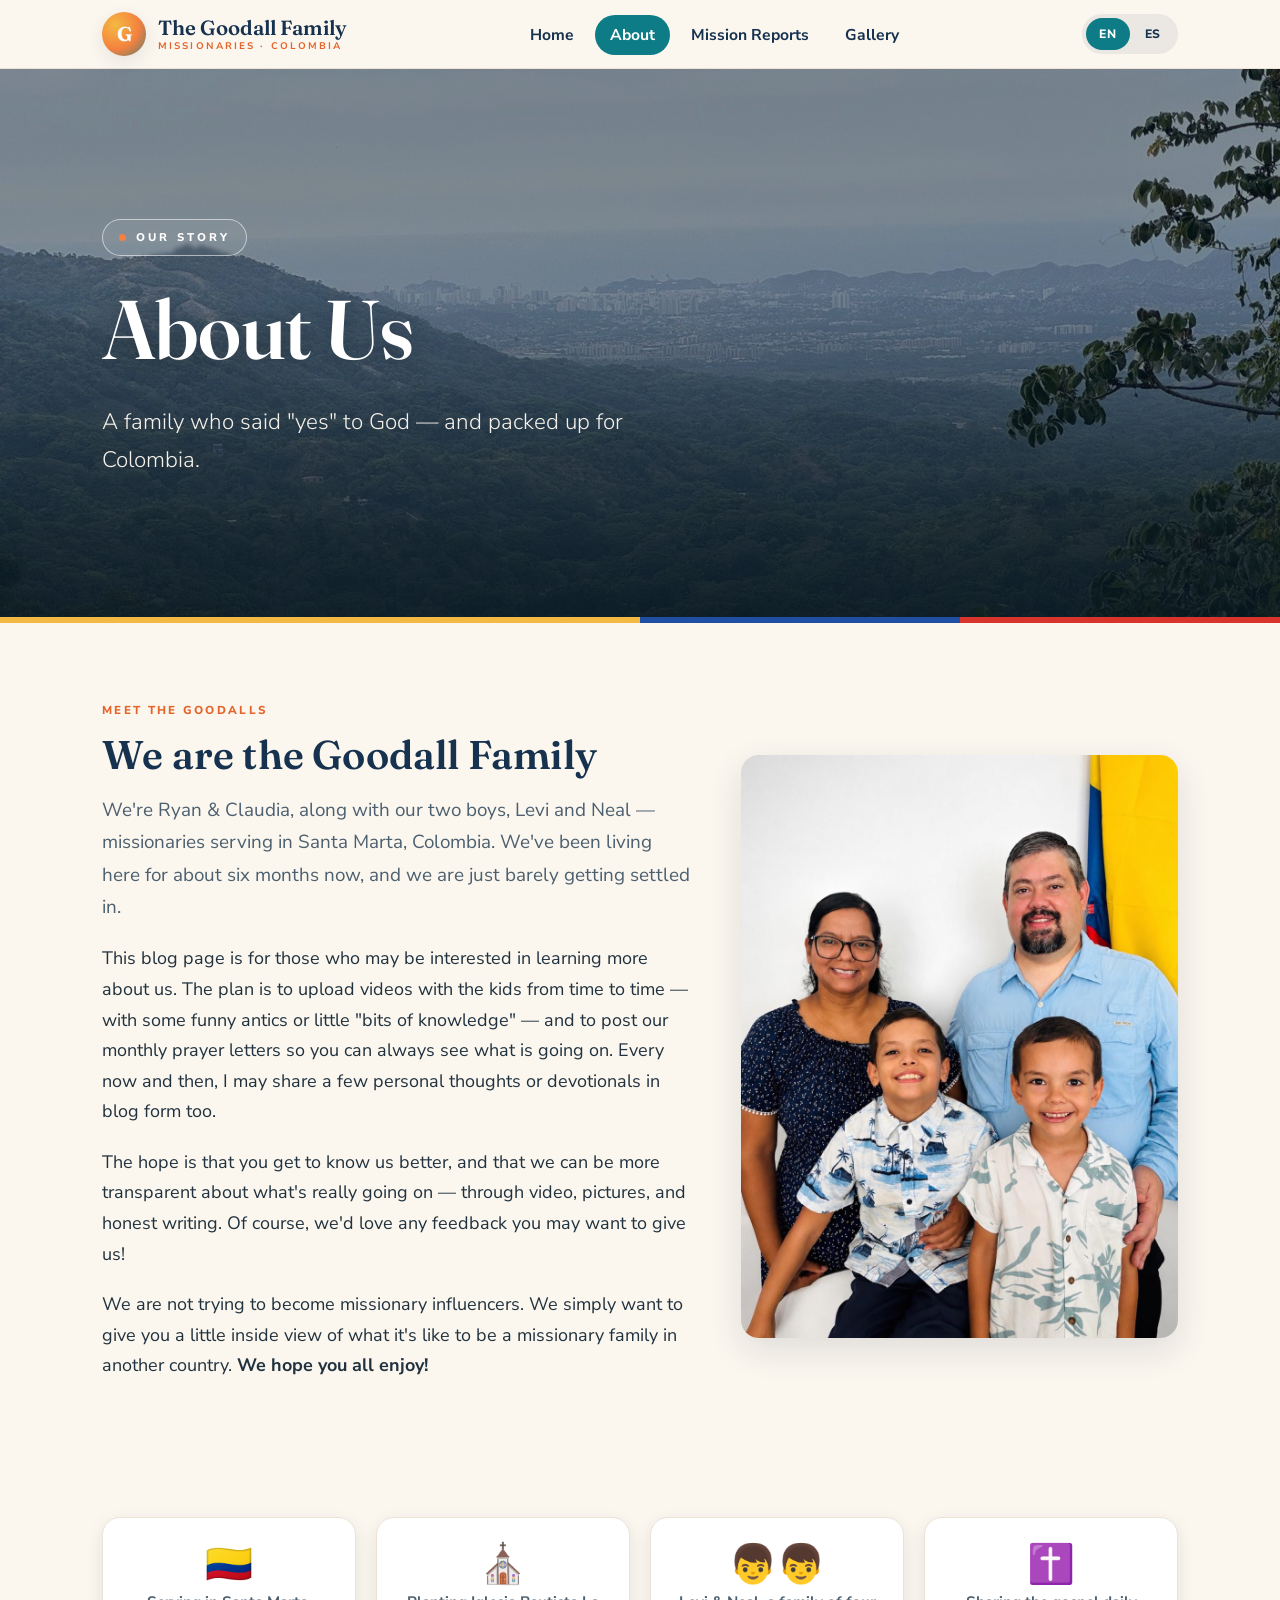
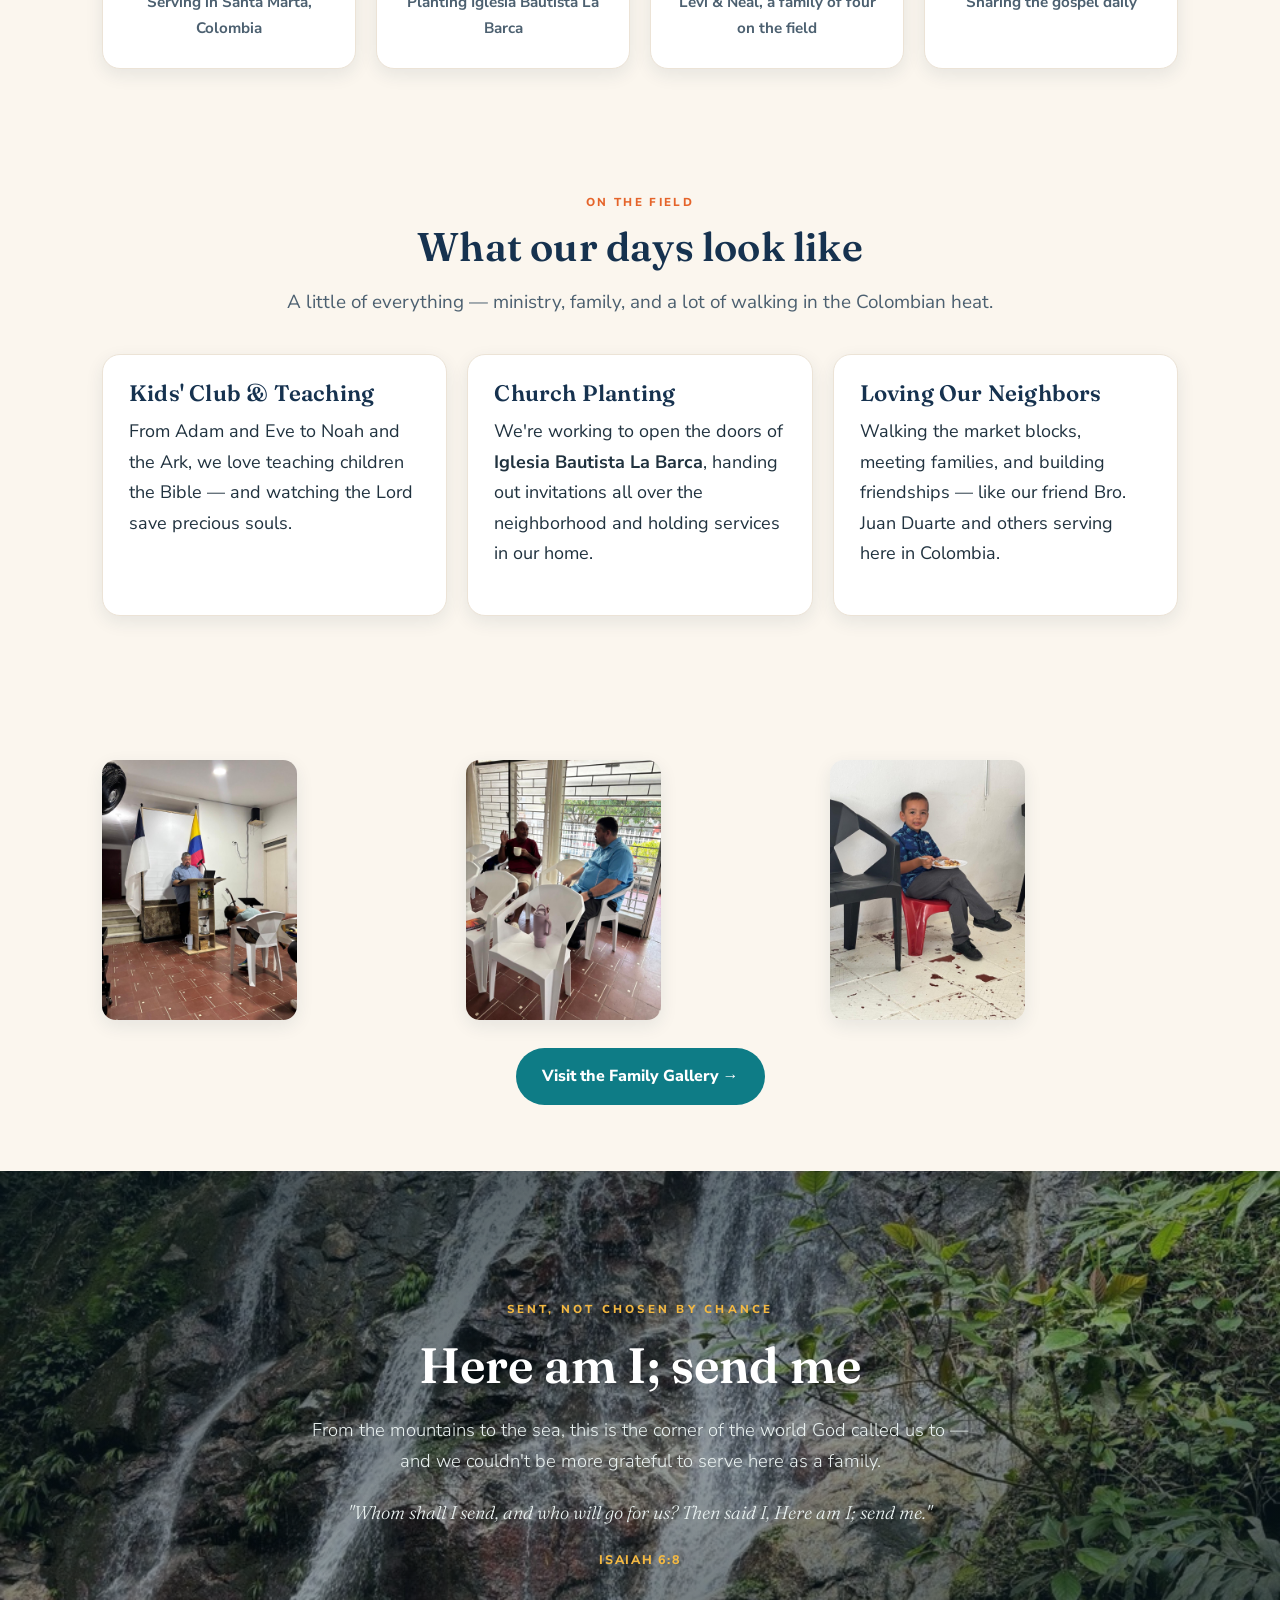
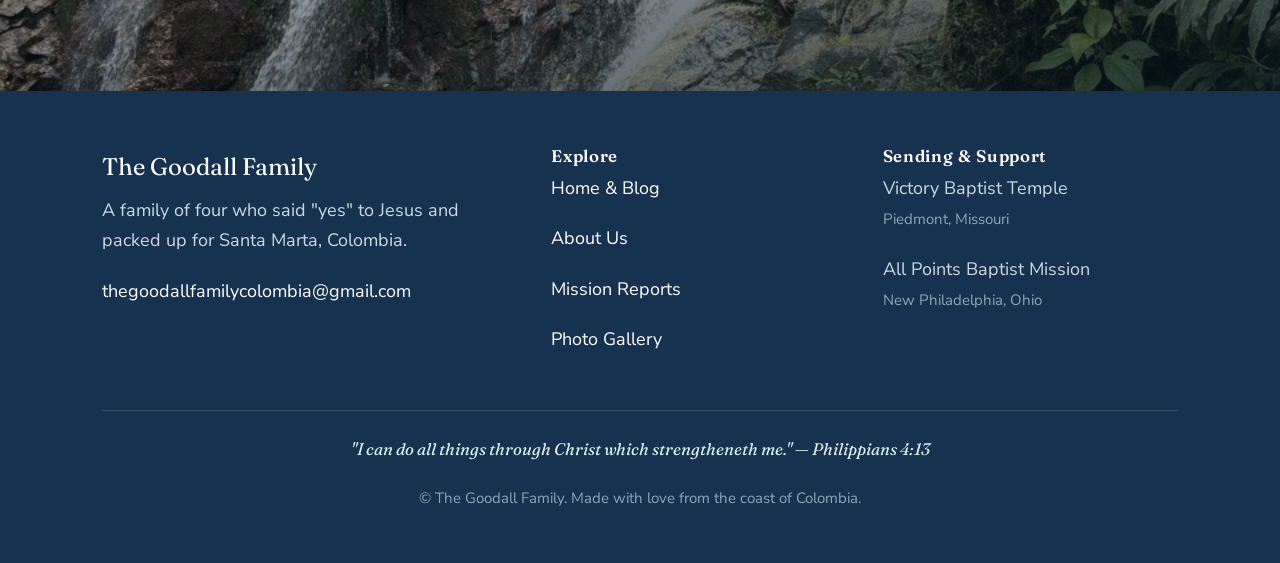
<file: site/about.html>
<!doctype html>
<html lang="en">
<head>
<meta charset="utf-8">
<meta name="viewport" content="width=device-width,initial-scale=1">
<title>About Us — The Goodall Family</title>
<meta name="description" content="Meet the Goodall Family — missionaries living and serving in Santa Marta, Colombia.">
<link rel="alternate" hreflang="en" href="about.html">
<link rel="alternate" hreflang="es" href="about-es.html">
<link rel="preconnect" href="https://fonts.googleapis.com">
<link rel="preconnect" href="https://fonts.gstatic.com" crossorigin>
<link href="https://fonts.googleapis.com/css2?family=Fraunces:ital,opsz,wght@0,9..144,400..700;1,9..144,400..600&family=Nunito+Sans:opsz,wght@6..12,400..800&display=swap" rel="stylesheet">
<link rel="stylesheet" href="styles.css">
<!-- Site seal (TrustLogo / Sectigo) — before </head> -->
<script type="text/javascript">//<![CDATA[
var tlJsHost = ((window.location.protocol == "https:") ? "https://secure.trust-provider.com/" : "http://www.trustlogo.com/");
document.write(unescape("%3Cscript src='" + tlJsHost + "trustlogo/javascript/trustlogo.js' type='text/javascript'%3E%3C/script%3E"));
//]]>
</script>
</head>
<body>

<!-- ===== NAV ===== -->
<header class="nav">
  <div class="nav__inner">
    <a class="brand" href="index.html">
      <span class="brand__mark">G</span>
      <span class="brand__text">The Goodall Family<small>Missionaries · Colombia</small></span>
    </a>
    <nav>
      <ul class="nav__links">
        <li><a href="index.html">Home</a></li>
        <li><a href="about.html" class="active">About</a></li>
        <li><a href="reports.html">Mission Reports</a></li>
        <li><a href="gallery.html">Gallery</a></li>
      </ul>
    </nav>
    <div class="lang-switch">
      <a href="about.html" class="lang-switch__link active">EN</a>
      <a href="about-es.html" class="lang-switch__link">ES</a>
    </div>
  </div>
</header>

<!-- ===== HERO ===== -->
<section class="hero">
  <img class="hero__bg" src="assets/photos/santa-marta-overlook.jpg" alt="A mountain overlook of Santa Marta, Colombia and the Caribbean Sea">
  <div class="hero__scrim"></div>
  <div class="hero__inner">
    <span class="hero__eyebrow">Our Story</span>
    <h1>About Us</h1>
    <p class="hero__lead">A family who said "yes" to God — and packed up for Colombia.</p>
  </div>
</section>
<div class="flag-ribbon"></div>

<!-- ===== ABOUT MAIN ===== -->
<section class="section">
  <div class="container">
    <div class="split">
      <div>
        <span class="eyebrow">Meet the Goodalls</span>
        <h2>We are the Goodall Family</h2>
        <p class="lead">We're Ryan &amp; Claudia, along with our two boys, Levi and Neal — missionaries serving in Santa Marta, Colombia. We've been living here for about six months now, and we are just barely getting settled in.</p>
        <p>This blog page is for those who may be interested in learning more about us. The plan is to upload videos with the kids from time to time — with some funny antics or little "bits of knowledge" — and to post our monthly prayer letters so you can always see what is going on. Every now and then, I may share a few personal thoughts or devotionals in blog form too.</p>
        <p>The hope is that you get to know us better, and that we can be more transparent about what's really going on — through video, pictures, and honest writing. Of course, we'd love any feedback you may want to give us!</p>
        <p>We are not trying to become missionary influencers. We simply want to give you a little inside view of what it's like to be a missionary family in another country. <strong>We hope you all enjoy!</strong></p>
      </div>
      <div class="split__media rounded">
        <img src="assets/photos/family-portrait.jpg" alt="Ryan, Claudia, Levi, and Neal Goodall — a family portrait in front of the Colombian flag">
      </div>
    </div>
  </div>
</section>

<!-- ===== QUICK FACTS ===== -->
<section class="section--tight">
  <div class="container">
    <div class="facts">
      <div class="fact"><div class="fact__num">🇨🇴</div><div class="fact__label">Serving in Santa Marta, Colombia</div></div>
      <div class="fact"><div class="fact__num">⛪</div><div class="fact__label">Planting Iglesia Bautista La Barca</div></div>
      <div class="fact"><div class="fact__num">👦👦</div><div class="fact__label">Levi &amp; Neal, a family of four on the field</div></div>
      <div class="fact"><div class="fact__num">✝️</div><div class="fact__label">Sharing the gospel daily</div></div>
    </div>
  </div>
</section>

<!-- ===== WHAT WE DO ===== -->
<section class="section">
  <div class="container">
    <div class="center measure" style="margin-bottom:36px">
      <span class="eyebrow">On the field</span>
      <h2>What our days look like</h2>
      <p class="lead">A little of everything — ministry, family, and a lot of walking in the Colombian heat.</p>
    </div>
    <div class="facts" style="grid-template-columns:repeat(auto-fit,minmax(260px,1fr))">
      <div class="card"><div class="card__body">
        <h3>Kids' Club &amp; Teaching</h3>
        <p>From Adam and Eve to Noah and the Ark, we love teaching children the Bible — and watching the Lord save precious souls.</p>
      </div></div>
      <div class="card"><div class="card__body">
        <h3>Church Planting</h3>
        <p>We're working to open the doors of <strong>Iglesia Bautista La Barca</strong>, handing out invitations all over the neighborhood and holding services in our home.</p>
      </div></div>
      <div class="card"><div class="card__body">
        <h3>Loving Our Neighbors</h3>
        <p>Walking the market blocks, meeting families, and building friendships — like our friend Bro. Juan Duarte and others serving here in Colombia.</p>
      </div></div>
    </div>
  </div>
</section>

<!-- ===== PHOTO STRIP ===== -->
<section class="section--tight">
  <div class="container">
    <div class="two-up" style="grid-template-columns:1fr 1fr 1fr">
      <img src="assets/photos/dad-preaching-pulpit.jpg" alt="Preaching at Iglesia Bautista La Barca" style="height:260px">
      <img src="assets/photos/church-fellowship.jpg" alt="Fellowship and coffee after a church service" style="height:260px">
      <img src="assets/photos/neal-lunch-red-chair.jpg" alt="Neal enjoying lunch after church" style="height:260px">
    </div>
    <p class="center" style="margin-top:22px"><a class="btn btn--ocean" href="gallery.html">Visit the Family Gallery →</a></p>
  </div>
</section>

<!-- ===== MOODY NATURE FEATURE ===== -->
<section class="feature-band">
  <img class="feature-band__bg" src="assets/photos/jungle-waterfall.jpg" alt="A waterfall in the mountains above Santa Marta, Colombia">
  <div class="feature-band__scrim"></div>
  <div class="feature-band__inner">
    <span class="feature-band__eyebrow">Sent, not chosen by chance</span>
    <h2>Here am I; send me</h2>
    <p>From the mountains to the sea, this is the corner of the world God called us to — and we couldn't be more grateful to serve here as a family.</p>
    <p class="feature-band__verse">"Whom shall I send, and who will go for us? Then said I, Here am I; send me."</p>
    <span class="feature-band__cite">Isaiah 6:8</span>
  </div>
</section>

<!-- ===== FOOTER ===== -->
<footer class="footer">
  <div class="container">
    <div class="footer__grid">
      <div>
        <div class="footer__brand">The Goodall Family</div>
        <p>A family of four who said "yes" to Jesus and packed up for Santa Marta, Colombia.</p>
        <p><a href="mailto:thegoodallfamilycolombia@gmail.com">thegoodallfamilycolombia@gmail.com</a></p>
      </div>
      <div>
        <h4>Explore</h4>
        <p><a href="index.html">Home &amp; Blog</a></p>
        <p><a href="about.html">About Us</a></p>
        <p><a href="reports.html">Mission Reports</a></p>
        <p><a href="gallery.html">Photo Gallery</a></p>
      </div>
      <div>
        <h4>Sending &amp; Support</h4>
        <p>Victory Baptist Temple<br><small>Piedmont, Missouri</small></p>
        <p>All Points Baptist Mission<br><small>New Philadelphia, Ohio</small></p>
      </div>
    </div>
    <p class="footer__verse">"I can do all things through Christ which strengtheneth me." — Philippians 4:13</p>
    <p class="center"><small>© The Goodall Family. Made with love from the coast of Colombia.</small></p>
  </div>
</footer>

<!-- Site seal (TrustLogo / Sectigo) — before </body> -->
<script type="text/javascript">//<![CDATA[
var tlJsHost = ((window.location.protocol == "https:") ? "https://secure.trust-provider.com/" : "http://www.trustlogo.com/");
document.write(unescape("%3Cscript src='" + tlJsHost + "trustlogo/javascript/trustlogo.js' type='text/javascript'%3E%3C/script%3E"));
//]]>
</script>

</body>
</html>
</file>
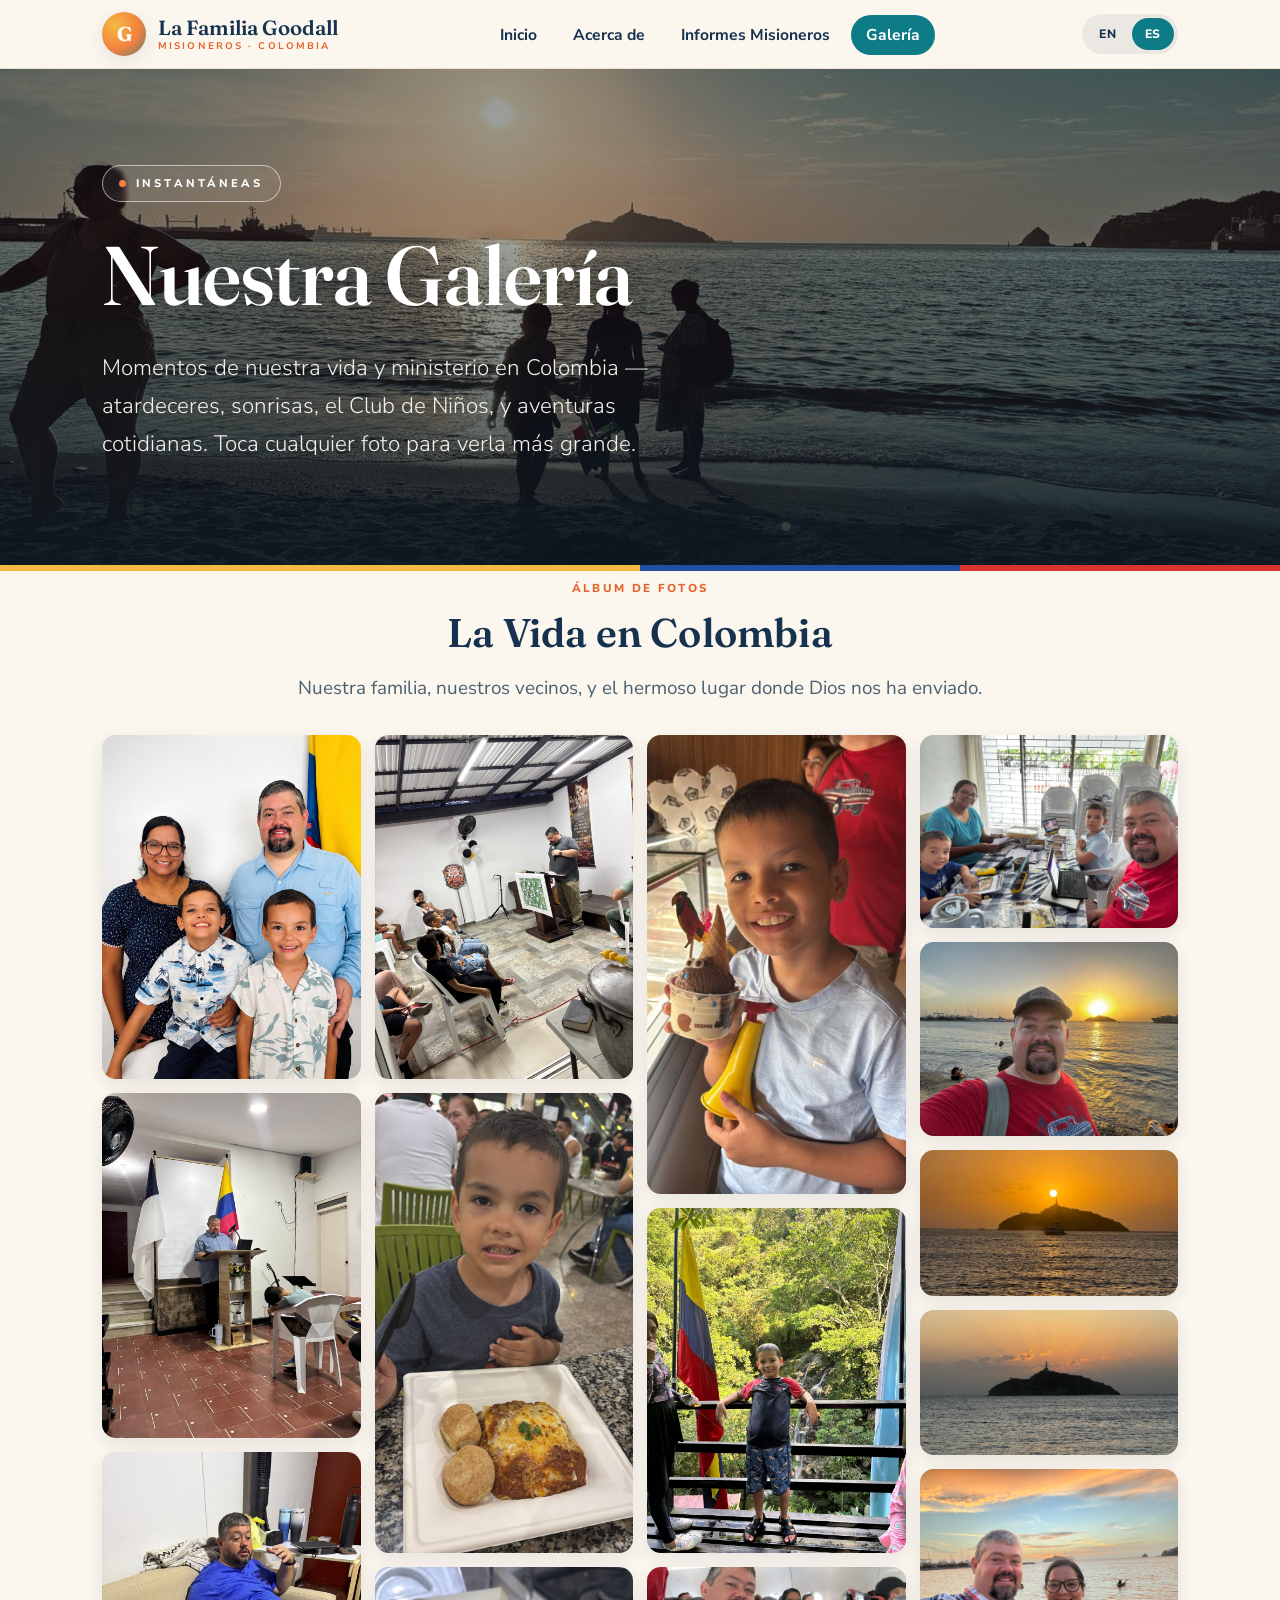
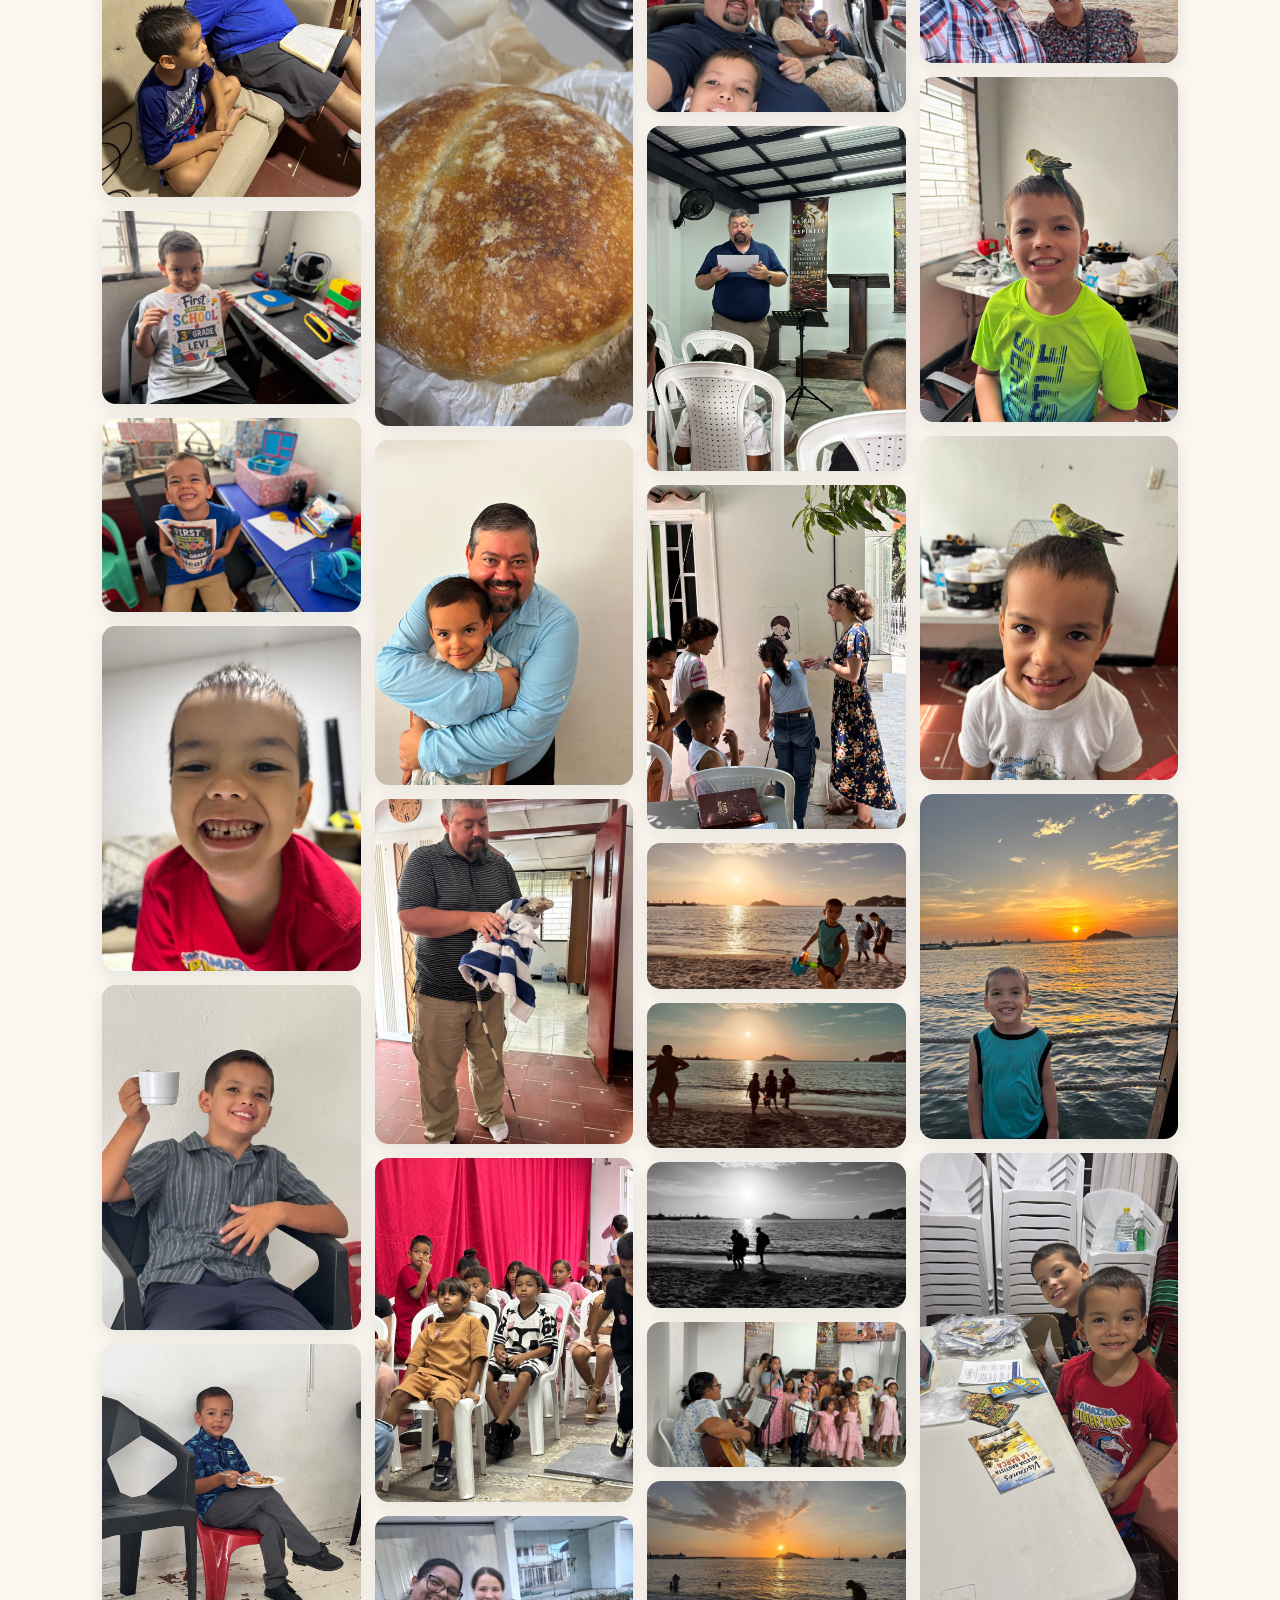
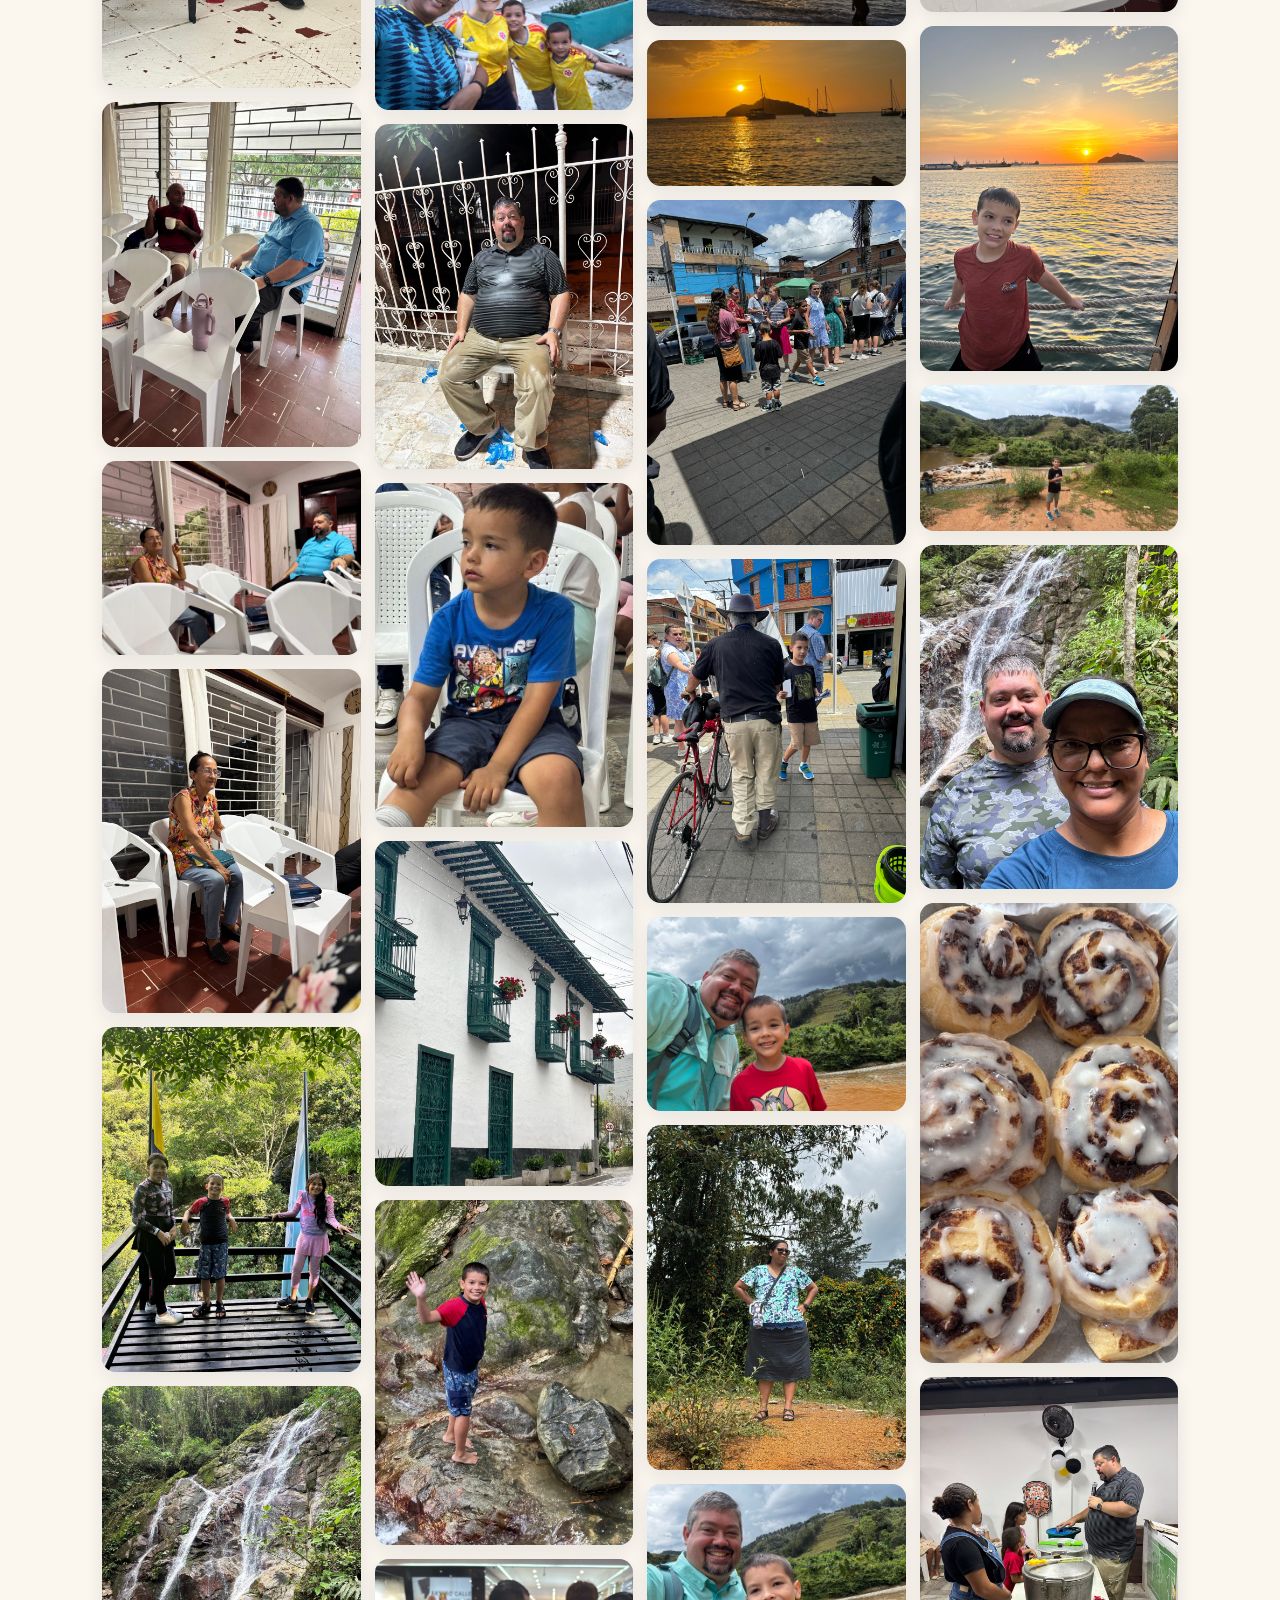
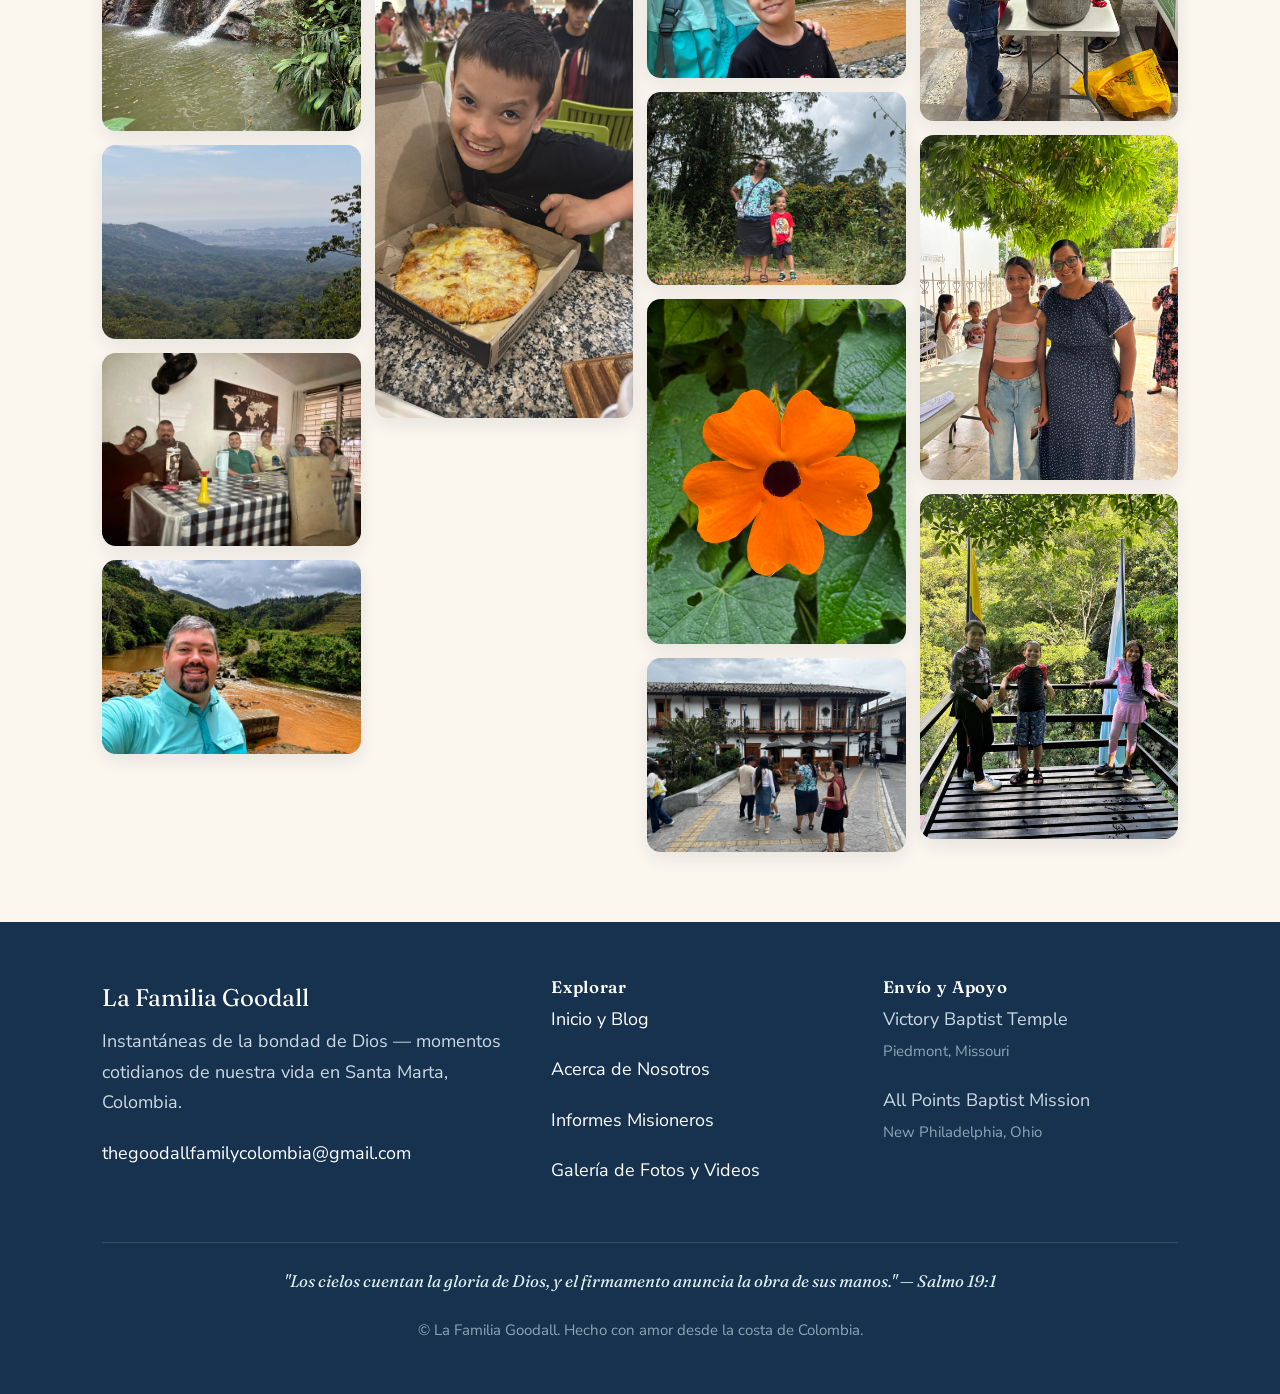
<file: site/gallery-es.html>
<!doctype html>
<html lang="es">
<head>
<meta charset="utf-8">
<meta name="viewport" content="width=device-width,initial-scale=1">
<title>Galería — La Familia Goodall</title>
<meta name="description" content="Fotos y videos de la Familia Goodall, misioneros en Santa Marta, Colombia.">
<link rel="alternate" hreflang="es" href="gallery-es.html">
<link rel="alternate" hreflang="en" href="gallery.html">
<link rel="preconnect" href="https://fonts.googleapis.com">
<link rel="preconnect" href="https://fonts.gstatic.com" crossorigin>
<link href="https://fonts.googleapis.com/css2?family=Fraunces:ital,opsz,wght@0,9..144,400..700;1,9..144,400..600&family=Nunito+Sans:opsz,wght@6..12,400..800&display=swap" rel="stylesheet">
<link rel="stylesheet" href="styles.css">
<!-- Site seal (TrustLogo / Sectigo) — before </head> -->
<script type="text/javascript">//<![CDATA[
var tlJsHost = ((window.location.protocol == "https:") ? "https://secure.trust-provider.com/" : "http://www.trustlogo.com/");
document.write(unescape("%3Cscript src='" + tlJsHost + "trustlogo/javascript/trustlogo.js' type='text/javascript'%3E%3C/script%3E"));
//]]>
</script>
</head>
<body>

<header class="nav">
  <div class="nav__inner">
    <a class="brand" href="index-es.html">
      <span class="brand__mark">G</span>
      <span class="brand__text">La Familia Goodall<small>Misioneros · Colombia</small></span>
    </a>
    <nav>
      <ul class="nav__links">
        <li><a href="index-es.html">Inicio</a></li>
        <li><a href="about-es.html">Acerca de</a></li>
        <li><a href="reports-es.html">Informes Misioneros</a></li>
        <li><a href="gallery-es.html" class="active">Galería</a></li>
      </ul>
    </nav>
    <div class="lang-switch">
      <a href="gallery.html" class="lang-switch__link">EN</a>
      <a href="gallery-es.html" class="lang-switch__link active">ES</a>
    </div>
  </div>
</header>

<section class="hero" style="min-height:auto">
  <img class="hero__bg" src="assets/photos/IMG_8227.jpg" alt="Niños jugando en la playa al atardecer">
  <div class="hero__scrim"></div>
  <div class="hero__inner" style="padding:96px 22px 72px">
    <span class="hero__eyebrow">Instantáneas</span>
    <h1>Nuestra Galería</h1>
    <p class="hero__lead">Momentos de nuestra vida y ministerio en Colombia — atardeceres, sonrisas, el Club de Niños, y aventuras cotidianas. Toca cualquier foto para verla más grande.</p>
  </div>
</section>
<div class="flag-ribbon"></div>

<!-- ===== PHOTOS ===== -->
<section class="section" style="padding-top:0">
  <div class="container">
    <div class="center measure" style="margin-bottom:30px">
      <span class="eyebrow">Álbum de Fotos</span>
      <h2>La Vida en Colombia</h2>
      <p class="lead">Nuestra familia, nuestros vecinos, y el hermoso lugar donde Dios nos ha enviado.</p>
    </div>
    <div class="gallery" id="gallery">
      <figure data-type="img" data-src="assets/photos/family-portrait.jpg"><img loading="lazy" src="assets/photos/family-portrait.jpg" alt="Ryan, Claudia, Levi y Neal Goodall — un retrato familiar"></figure>
      <figure data-type="img" data-src="assets/photos/dad-preaching-pulpit.jpg"><img loading="lazy" src="assets/photos/dad-preaching-pulpit.jpg" alt="Predicando en la Iglesia Bautista La Barca"></figure>
      <figure data-type="img" data-src="assets/photos/dad-devotions-with-son.jpg"><img loading="lazy" src="assets/photos/dad-devotions-with-son.jpg" alt="Leyendo la Biblia juntos en el sofá"></figure>
      <figure data-type="img" data-src="assets/photos/levi-first-day-3rd-grade.jpg"><img loading="lazy" src="assets/photos/levi-first-day-3rd-grade.jpg" alt="Levi en su primer día de 3er grado"></figure>
      <figure data-type="img" data-src="assets/photos/neal-first-day-1st-grade.jpg"><img loading="lazy" src="assets/photos/neal-first-day-1st-grade.jpg" alt="Neal en su primer día de 1er grado"></figure>
      <figure data-type="img" data-src="assets/photos/neal-big-smile.jpg"><img loading="lazy" src="assets/photos/neal-big-smile.jpg" alt="Neal sonriendo sin un diente"></figure>
      <figure data-type="img" data-src="assets/photos/levi-teacup-laugh.jpg"><img loading="lazy" src="assets/photos/levi-teacup-laugh.jpg" alt="Levi riendo con una taza de café"></figure>
      <figure data-type="img" data-src="assets/photos/neal-lunch-red-chair.jpg"><img loading="lazy" src="assets/photos/neal-lunch-red-chair.jpg" alt="Neal almorzando después de la iglesia"></figure>
      <figure data-type="img" data-src="assets/photos/church-fellowship.jpg"><img loading="lazy" src="assets/photos/church-fellowship.jpg" alt="Compañerismo y café después de un servicio"></figure>
      <figure data-type="img" data-src="assets/photos/church-conversation.jpg"><img loading="lazy" src="assets/photos/church-conversation.jpg" alt="Visitando a un miembro de la iglesia"></figure>
      <figure data-type="img" data-src="assets/photos/church-member-porch.jpg"><img loading="lazy" src="assets/photos/church-member-porch.jpg" alt="Una miembro de la iglesia de visita en el porche"></figure>
      <figure data-type="img" data-src="assets/photos/kids-overlook-bridge.jpg"><img loading="lazy" src="assets/photos/kids-overlook-bridge.jpg" alt="Niños disfrutando de un mirador en la selva cerca de Santa Marta"></figure>
      <figure data-type="img" data-src="assets/photos/jungle-waterfall.jpg"><img loading="lazy" src="assets/photos/jungle-waterfall.jpg" alt="Una cascada en las montañas sobre Santa Marta"></figure>
      <figure data-type="img" data-src="assets/photos/santa-marta-overlook.jpg"><img loading="lazy" src="assets/photos/santa-marta-overlook.jpg" alt="Vista de las montañas de Santa Marta y el mar Caribe"></figure>
      <figure data-type="img" data-src="assets/photos/134e7b96-719f-4cfe-8dfc-dd985f1cc972.jpg"><img loading="lazy" src="assets/photos/134e7b96-719f-4cfe-8dfc-dd985f1cc972.jpg" alt="La familia Goodall en Colombia"></figure>
      <figure data-type="img" data-src="assets/photos/16f90eb9-e65b-460e-9468-ed74d689cdc9.jpg"><img loading="lazy" src="assets/photos/16f90eb9-e65b-460e-9468-ed74d689cdc9.jpg" alt="La familia Goodall en Colombia"></figure>
      <figure data-type="img" data-src="assets/photos/1bddbd9f-d239-41b7-b635-9f0d2a22d09e.jpg"><img loading="lazy" src="assets/photos/1bddbd9f-d239-41b7-b635-9f0d2a22d09e.jpg" alt="La familia Goodall en Colombia"></figure>
      <figure data-type="img" data-src="assets/photos/2E346743-3C70-4593-ABE9-4FC23F4FBBC4.jpg"><img loading="lazy" src="assets/photos/2E346743-3C70-4593-ABE9-4FC23F4FBBC4.jpg" alt="La familia Goodall en Colombia"></figure>
      <figure data-type="img" data-src="assets/photos/3728febc-c00e-427f-92be-ad5877281e18.jpg"><img loading="lazy" src="assets/photos/3728febc-c00e-427f-92be-ad5877281e18.jpg" alt="La familia Goodall en Colombia"></figure>
      <figure data-type="img" data-src="assets/photos/3a467c85-3b4e-4e90-8bef-458898e34019.jpg"><img loading="lazy" src="assets/photos/3a467c85-3b4e-4e90-8bef-458898e34019.jpg" alt="La familia Goodall en Colombia"></figure>
      <figure data-type="img" data-src="assets/photos/3bd907a7-2db2-4b5e-9aaf-aedb8762ec69.jpg"><img loading="lazy" src="assets/photos/3bd907a7-2db2-4b5e-9aaf-aedb8762ec69.jpg" alt="La familia Goodall en Colombia"></figure>
      <figure data-type="img" data-src="assets/photos/49129eb7-39a2-4a59-aea9-ae14b0f44b48.jpg"><img loading="lazy" src="assets/photos/49129eb7-39a2-4a59-aea9-ae14b0f44b48.jpg" alt="La familia Goodall en Colombia"></figure>
      <figure data-type="img" data-src="assets/photos/51122c62-2204-4eeb-a143-f2147f0a703f.jpg"><img loading="lazy" src="assets/photos/51122c62-2204-4eeb-a143-f2147f0a703f.jpg" alt="La familia Goodall en Colombia"></figure>
      <figure data-type="img" data-src="assets/photos/519239b5-3b02-46c3-a19b-d49aa49436c4.jpg"><img loading="lazy" src="assets/photos/519239b5-3b02-46c3-a19b-d49aa49436c4.jpg" alt="La familia Goodall en Colombia"></figure>
      <figure data-type="img" data-src="assets/photos/693fc31d-e0fa-4221-b832-34cc0c0fd72b.jpg"><img loading="lazy" src="assets/photos/693fc31d-e0fa-4221-b832-34cc0c0fd72b.jpg" alt="La familia Goodall en Colombia"></figure>
      <figure data-type="img" data-src="assets/photos/6a86c65f-0582-41d4-9b97-0f4704ab1268.jpg"><img loading="lazy" src="assets/photos/6a86c65f-0582-41d4-9b97-0f4704ab1268.jpg" alt="La familia Goodall en Colombia"></figure>
      <figure data-type="img" data-src="assets/photos/6f0fc8b4-2ba6-4191-96e3-2fd0f3111dbf.jpg"><img loading="lazy" src="assets/photos/6f0fc8b4-2ba6-4191-96e3-2fd0f3111dbf.jpg" alt="La familia Goodall en Colombia"></figure>
      <figure data-type="img" data-src="assets/photos/7DF5A575-41B3-4FD5-ADB1-76273444890A.jpg"><img loading="lazy" src="assets/photos/7DF5A575-41B3-4FD5-ADB1-76273444890A.jpg" alt="La familia Goodall en Colombia"></figure>
      <figure data-type="img" data-src="assets/photos/9d8f93c0-85ef-47c9-b0f6-f5b52eda3ffc.jpg"><img loading="lazy" src="assets/photos/9d8f93c0-85ef-47c9-b0f6-f5b52eda3ffc.jpg" alt="La familia Goodall en Colombia"></figure>
      <figure data-type="img" data-src="assets/photos/9db37697-4d9e-4a0f-94da-43da36b6c130.jpg"><img loading="lazy" src="assets/photos/9db37697-4d9e-4a0f-94da-43da36b6c130.jpg" alt="La familia Goodall en Colombia"></figure>
      <figure data-type="img" data-src="assets/photos/A9FD3179-6454-4C6F-A05D-D144D1119886.jpg"><img loading="lazy" src="assets/photos/A9FD3179-6454-4C6F-A05D-D144D1119886.jpg" alt="La familia Goodall en Colombia"></figure>
      <figure data-type="img" data-src="assets/photos/IMG_1882.jpg"><img loading="lazy" src="assets/photos/IMG_1882.jpg" alt="La familia Goodall en Colombia"></figure>
      <figure data-type="img" data-src="assets/photos/IMG_1959.jpg"><img loading="lazy" src="assets/photos/IMG_1959.jpg" alt="La familia Goodall en Colombia"></figure>
      <figure data-type="img" data-src="assets/photos/IMG_8224.jpg"><img loading="lazy" src="assets/photos/IMG_8224.jpg" alt="La familia Goodall en Colombia"></figure>
      <figure data-type="img" data-src="assets/photos/IMG_8227.jpg"><img loading="lazy" src="assets/photos/IMG_8227.jpg" alt="La familia Goodall en Colombia"></figure>
      <figure data-type="img" data-src="assets/photos/IMG_8231.jpg"><img loading="lazy" src="assets/photos/IMG_8231.jpg" alt="La familia Goodall en Colombia"></figure>
      <figure data-type="img" data-src="assets/photos/IMG_8292.jpg"><img loading="lazy" src="assets/photos/IMG_8292.jpg" alt="La familia Goodall en Colombia"></figure>
      <figure data-type="img" data-src="assets/photos/IMG_8419.jpg"><img loading="lazy" src="assets/photos/IMG_8419.jpg" alt="La familia Goodall en Colombia"></figure>
      <figure data-type="img" data-src="assets/photos/IMG_8425.jpg"><img loading="lazy" src="assets/photos/IMG_8425.jpg" alt="La familia Goodall en Colombia"></figure>
      <figure data-type="img" data-src="assets/photos/IMG_8488.jpg"><img loading="lazy" src="assets/photos/IMG_8488.jpg" alt="La familia Goodall en Colombia"></figure>
      <figure data-type="img" data-src="assets/photos/IMG_8489.jpg"><img loading="lazy" src="assets/photos/IMG_8489.jpg" alt="La familia Goodall en Colombia"></figure>
      <figure data-type="img" data-src="assets/photos/IMG_8509.jpg"><img loading="lazy" src="assets/photos/IMG_8509.jpg" alt="La familia Goodall en Colombia"></figure>
      <figure data-type="img" data-src="assets/photos/IMG_8512.jpg"><img loading="lazy" src="assets/photos/IMG_8512.jpg" alt="La familia Goodall en Colombia"></figure>
      <figure data-type="img" data-src="assets/photos/IMG_8516.jpg"><img loading="lazy" src="assets/photos/IMG_8516.jpg" alt="La familia Goodall en Colombia"></figure>
      <figure data-type="img" data-src="assets/photos/IMG_8517.jpg"><img loading="lazy" src="assets/photos/IMG_8517.jpg" alt="La familia Goodall en Colombia"></figure>
      <figure data-type="img" data-src="assets/photos/IMG_8524.jpg"><img loading="lazy" src="assets/photos/IMG_8524.jpg" alt="La familia Goodall en Colombia"></figure>
      <figure data-type="img" data-src="assets/photos/IMG_8530.jpg"><img loading="lazy" src="assets/photos/IMG_8530.jpg" alt="La familia Goodall en Colombia"></figure>
      <figure data-type="img" data-src="assets/photos/IMG_8680.jpg"><img loading="lazy" src="assets/photos/IMG_8680.jpg" alt="La familia Goodall en Colombia"></figure>
      <figure data-type="img" data-src="assets/photos/IMG_8681.jpg"><img loading="lazy" src="assets/photos/IMG_8681.jpg" alt="La familia Goodall en Colombia"></figure>
      <figure data-type="img" data-src="assets/photos/IMG_8685.jpg"><img loading="lazy" src="assets/photos/IMG_8685.jpg" alt="La familia Goodall en Colombia"></figure>
      <figure data-type="img" data-src="assets/photos/IMG_8690.jpg"><img loading="lazy" src="assets/photos/IMG_8690.jpg" alt="La familia Goodall en Colombia"></figure>
      <figure data-type="img" data-src="assets/photos/IMG_8790.jpg"><img loading="lazy" src="assets/photos/IMG_8790.jpg" alt="La familia Goodall en Colombia"></figure>
      <figure data-type="img" data-src="assets/photos/IMG_8800.jpg"><img loading="lazy" src="assets/photos/IMG_8800.jpg" alt="La familia Goodall en Colombia"></figure>
      <figure data-type="img" data-src="assets/photos/IMG_8802.jpg"><img loading="lazy" src="assets/photos/IMG_8802.jpg" alt="La familia Goodall en Colombia"></figure>
      <figure data-type="img" data-src="assets/photos/b9d9f82d-47d2-4f4c-bf5f-7704f8ab9a86.jpg"><img loading="lazy" src="assets/photos/b9d9f82d-47d2-4f4c-bf5f-7704f8ab9a86.jpg" alt="La familia Goodall en Colombia"></figure>
      <figure data-type="img" data-src="assets/photos/bb4131bd-b859-4612-9e55-648eba792d0d.jpg"><img loading="lazy" src="assets/photos/bb4131bd-b859-4612-9e55-648eba792d0d.jpg" alt="La familia Goodall en Colombia"></figure>
      <figure data-type="img" data-src="assets/photos/bcd6f91b-35a3-465f-8c24-a73d6830c221.jpg"><img loading="lazy" src="assets/photos/bcd6f91b-35a3-465f-8c24-a73d6830c221.jpg" alt="La familia Goodall en Colombia"></figure>
      <figure data-type="img" data-src="assets/photos/cd41282c-939d-4e6b-b617-8da59400c610.jpg"><img loading="lazy" src="assets/photos/cd41282c-939d-4e6b-b617-8da59400c610.jpg" alt="La familia Goodall en Colombia"></figure>
      <figure data-type="img" data-src="assets/photos/ce82b20e-d539-4900-9bb9-7a70fa207dc3.jpg"><img loading="lazy" src="assets/photos/ce82b20e-d539-4900-9bb9-7a70fa207dc3.jpg" alt="La familia Goodall en Colombia"></figure>
      <figure data-type="img" data-src="assets/photos/d0afcec0-1630-491d-acac-843646e01389.jpg"><img loading="lazy" src="assets/photos/d0afcec0-1630-491d-acac-843646e01389.jpg" alt="La familia Goodall en Colombia"></figure>
      <figure data-type="img" data-src="assets/photos/f06f3ff9-2210-488f-bb71-adc1a69fa487.jpg"><img loading="lazy" src="assets/photos/f06f3ff9-2210-488f-bb71-adc1a69fa487.jpg" alt="La familia Goodall en Colombia"></figure>
      <figure data-type="img" data-src="assets/photos/f1d83dfa-7f2b-4442-afe4-2944bc65fecd.jpg"><img loading="lazy" src="assets/photos/f1d83dfa-7f2b-4442-afe4-2944bc65fecd.jpg" alt="La familia Goodall en Colombia"></figure>
      <figure data-type="img" data-src="assets/photos/fd3a29ba-eb32-4487-8bd5-69b60e123597.jpg"><img loading="lazy" src="assets/photos/fd3a29ba-eb32-4487-8bd5-69b60e123597.jpg" alt="La familia Goodall en Colombia"></figure>
    </div>
  </div>
</section>

<!-- ===== LIGHTBOX ===== -->
<div class="lb" id="lb" aria-hidden="true">
  <button class="lb__close" id="lbClose" aria-label="Cerrar">×</button>
  <button class="lb__nav lb__prev" id="lbPrev" aria-label="Foto anterior">‹</button>
  <img id="lbImg" alt="Foto ampliada de la familia Goodall">
  <button class="lb__nav lb__next" id="lbNext" aria-label="Foto siguiente">›</button>
  <span class="lb__count" id="lbCount"></span>
</div>

<!-- ===== FOOTER ===== -->
<footer class="footer">
  <div class="container">
    <div class="footer__grid">
      <div>
        <div class="footer__brand">La Familia Goodall</div>
        <p>Instantáneas de la bondad de Dios — momentos cotidianos de nuestra vida en Santa Marta, Colombia.</p>
        <p><a href="mailto:thegoodallfamilycolombia@gmail.com">thegoodallfamilycolombia@gmail.com</a></p>
      </div>
      <div>
        <h4>Explorar</h4>
        <p><a href="index-es.html">Inicio y Blog</a></p>
        <p><a href="about-es.html">Acerca de Nosotros</a></p>
        <p><a href="reports-es.html">Informes Misioneros</a></p>
        <p><a href="gallery-es.html">Galería de Fotos y Videos</a></p>
      </div>
      <div>
        <h4>Envío y Apoyo</h4>
        <p>Victory Baptist Temple<br><small>Piedmont, Missouri</small></p>
        <p>All Points Baptist Mission<br><small>New Philadelphia, Ohio</small></p>
      </div>
    </div>
    <p class="footer__verse">"Los cielos cuentan la gloria de Dios, y el firmamento anuncia la obra de sus manos." — Salmo 19:1</p>
    <p class="center"><small>© La Familia Goodall. Hecho con amor desde la costa de Colombia.</small></p>
  </div>
</footer>

<script>
  (function(){
    var lb=document.getElementById('lb'),
        lbImg=document.getElementById('lbImg'),
        lbCount=document.getElementById('lbCount'),
        close=document.getElementById('lbClose'),
        prevBtn=document.getElementById('lbPrev'),
        nextBtn=document.getElementById('lbNext'),
        figs=Array.prototype.slice.call(document.querySelectorAll('#gallery figure[data-type="img"]')),
        current=0;

    function show(i){
      current=(i+figs.length)%figs.length;
      var fig=figs[current];
      lbImg.src=fig.getAttribute('data-src');
      lbImg.alt=fig.querySelector('img')?fig.querySelector('img').alt:'';
      lbCount.textContent=(current+1)+' / '+figs.length;
    }
    function open(i){
      show(i);
      lb.classList.add('open');
      lb.setAttribute('aria-hidden','false');
    }
    function hide(){lb.classList.remove('open');lb.setAttribute('aria-hidden','true');lbImg.src='';}

    document.getElementById('gallery').addEventListener('click',function(e){
      var fig=e.target.closest('figure[data-type="img"]');
      if(!fig)return;
      open(figs.indexOf(fig));
    });
    close.addEventListener('click',hide);
    prevBtn.addEventListener('click',function(e){e.stopPropagation();show(current-1);});
    nextBtn.addEventListener('click',function(e){e.stopPropagation();show(current+1);});
    lb.addEventListener('click',function(e){if(e.target===lb)hide();});
    document.addEventListener('keydown',function(e){
      if(!lb.classList.contains('open'))return;
      if(e.key==='Escape')hide();
      else if(e.key==='ArrowRight')show(current+1);
      else if(e.key==='ArrowLeft')show(current-1);
    });

    var touchStartX=null;
    lb.addEventListener('touchstart',function(e){touchStartX=e.changedTouches[0].clientX;},{passive:true});
    lb.addEventListener('touchend',function(e){
      if(touchStartX===null)return;
      var dx=e.changedTouches[0].clientX-touchStartX;
      if(Math.abs(dx)>40){dx<0?show(current+1):show(current-1);}
      touchStartX=null;
    },{passive:true});
  })();
</script>

<!-- Site seal (TrustLogo / Sectigo) — before </body> -->
<script type="text/javascript">//<![CDATA[
var tlJsHost = ((window.location.protocol == "https:") ? "https://secure.trust-provider.com/" : "http://www.trustlogo.com/");
document.write(unescape("%3Cscript src='" + tlJsHost + "trustlogo/javascript/trustlogo.js' type='text/javascript'%3E%3C/script%3E"));
//]]>
</script>

</body>
</html>
</file>
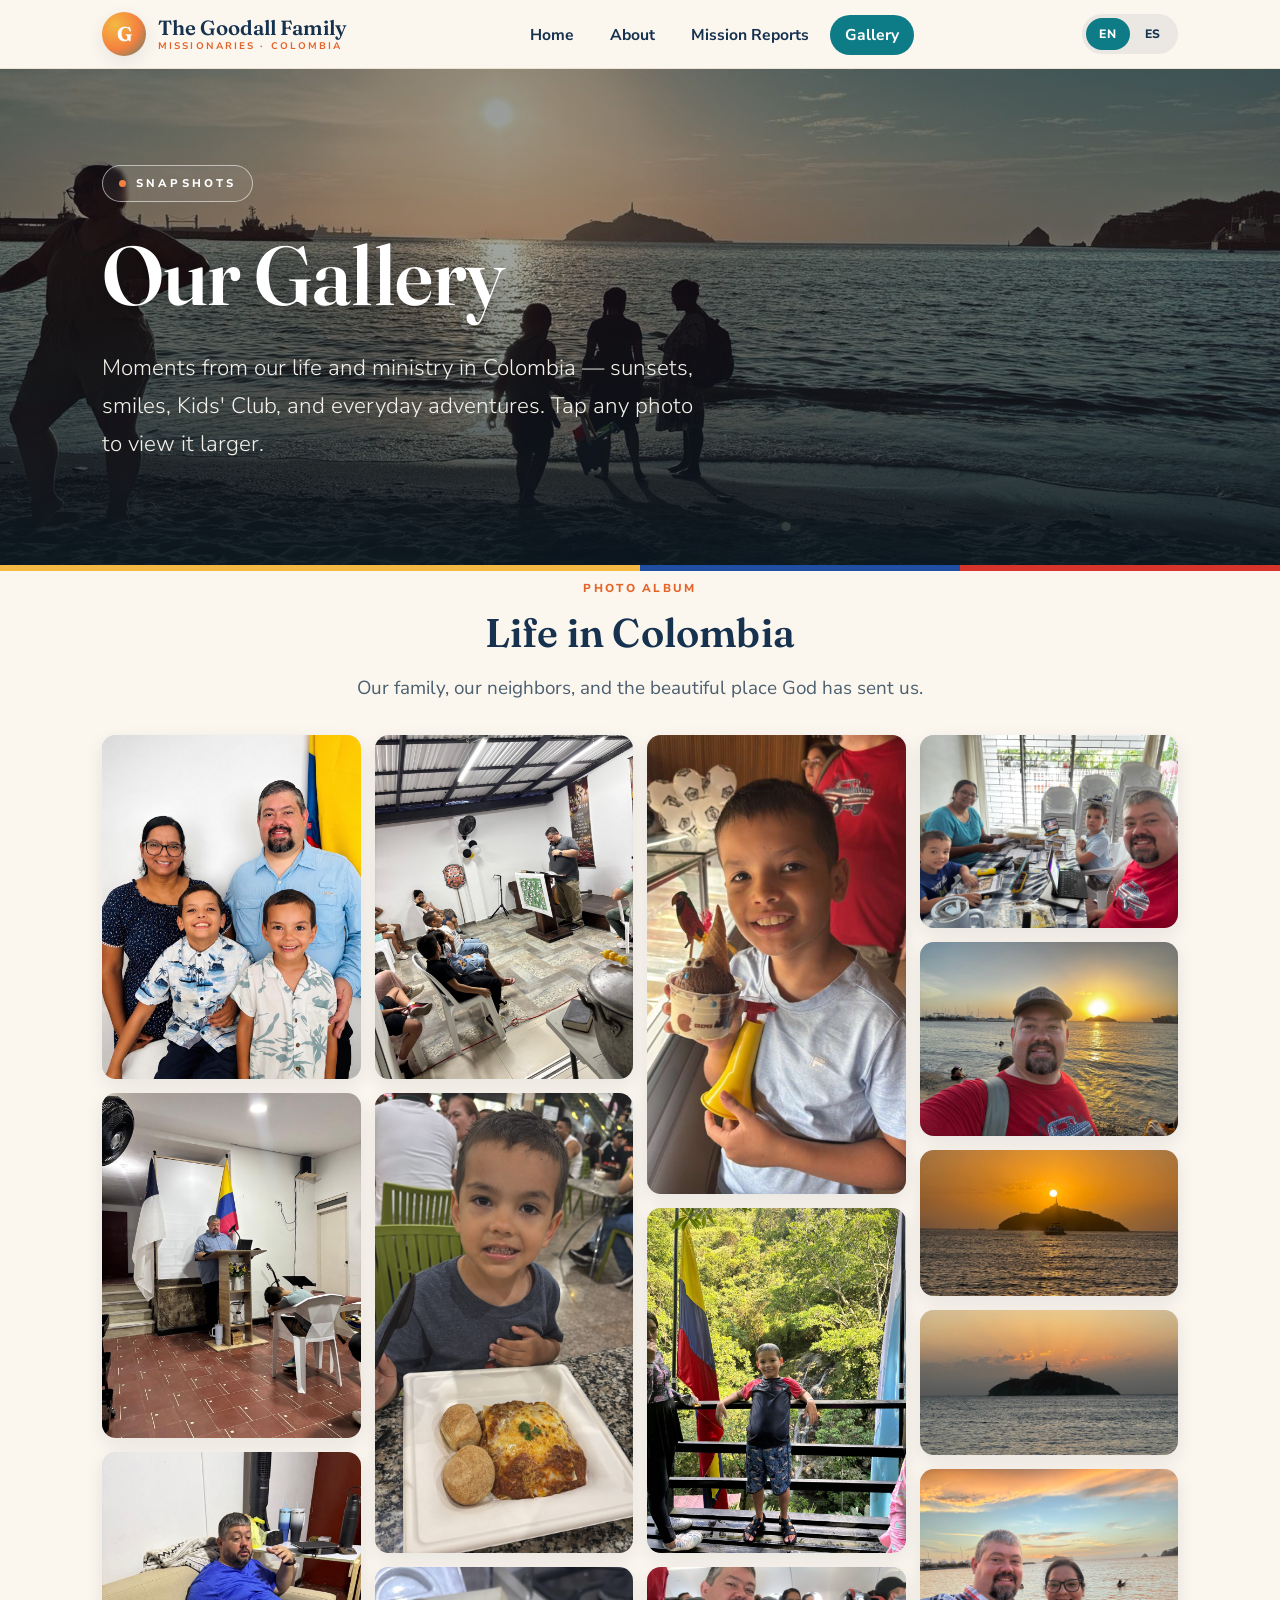
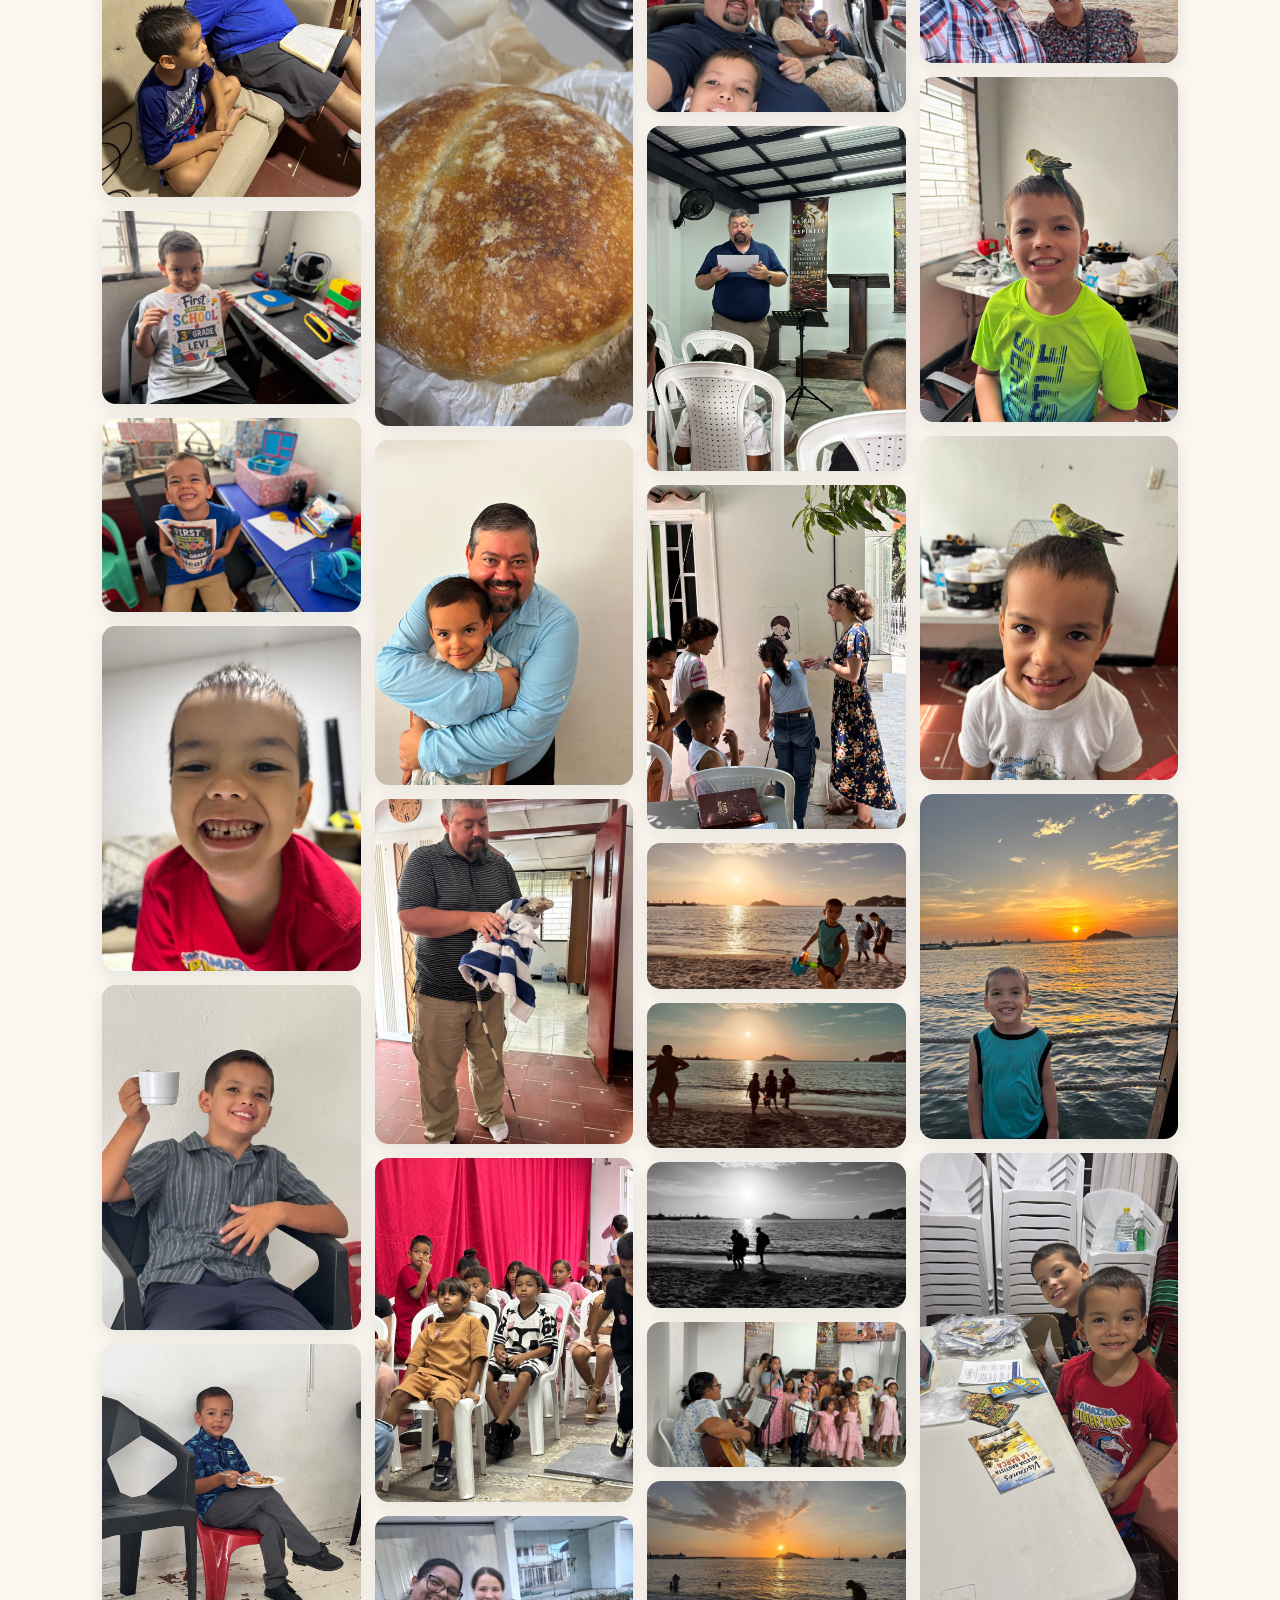
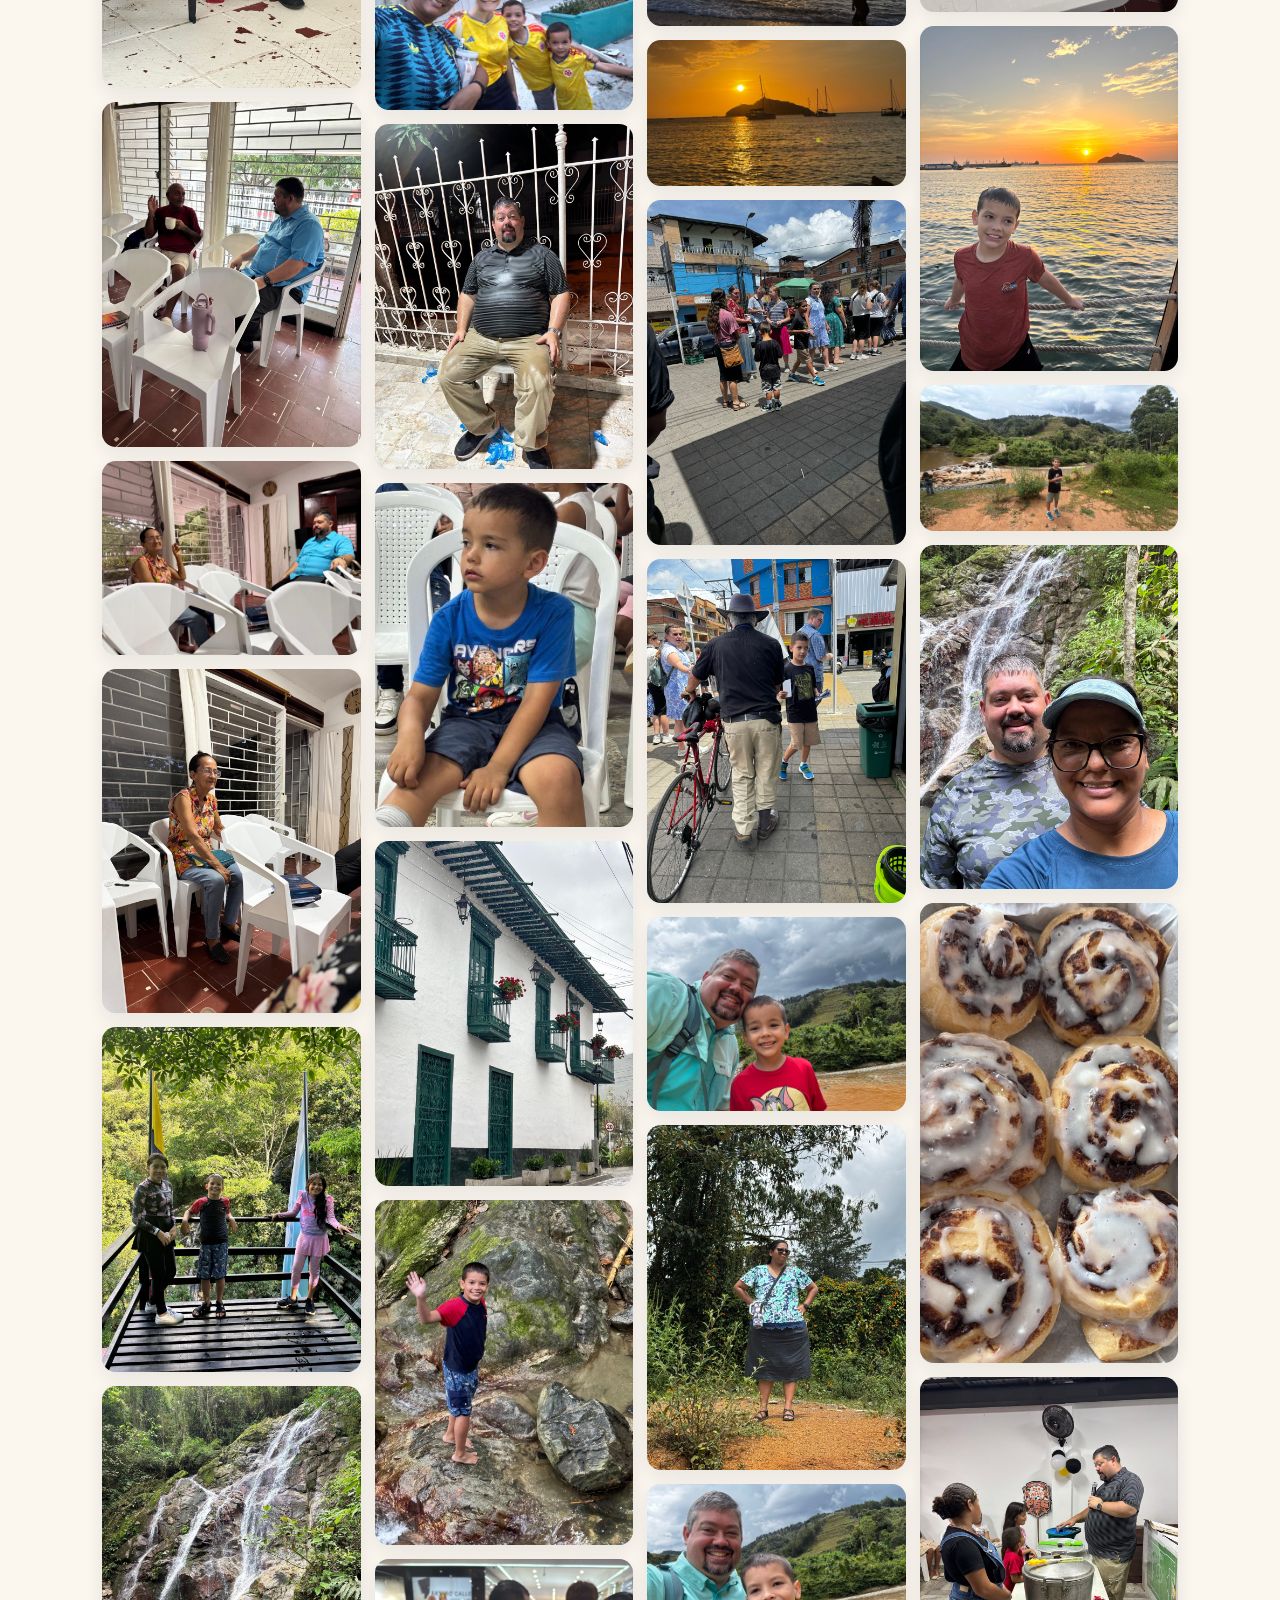
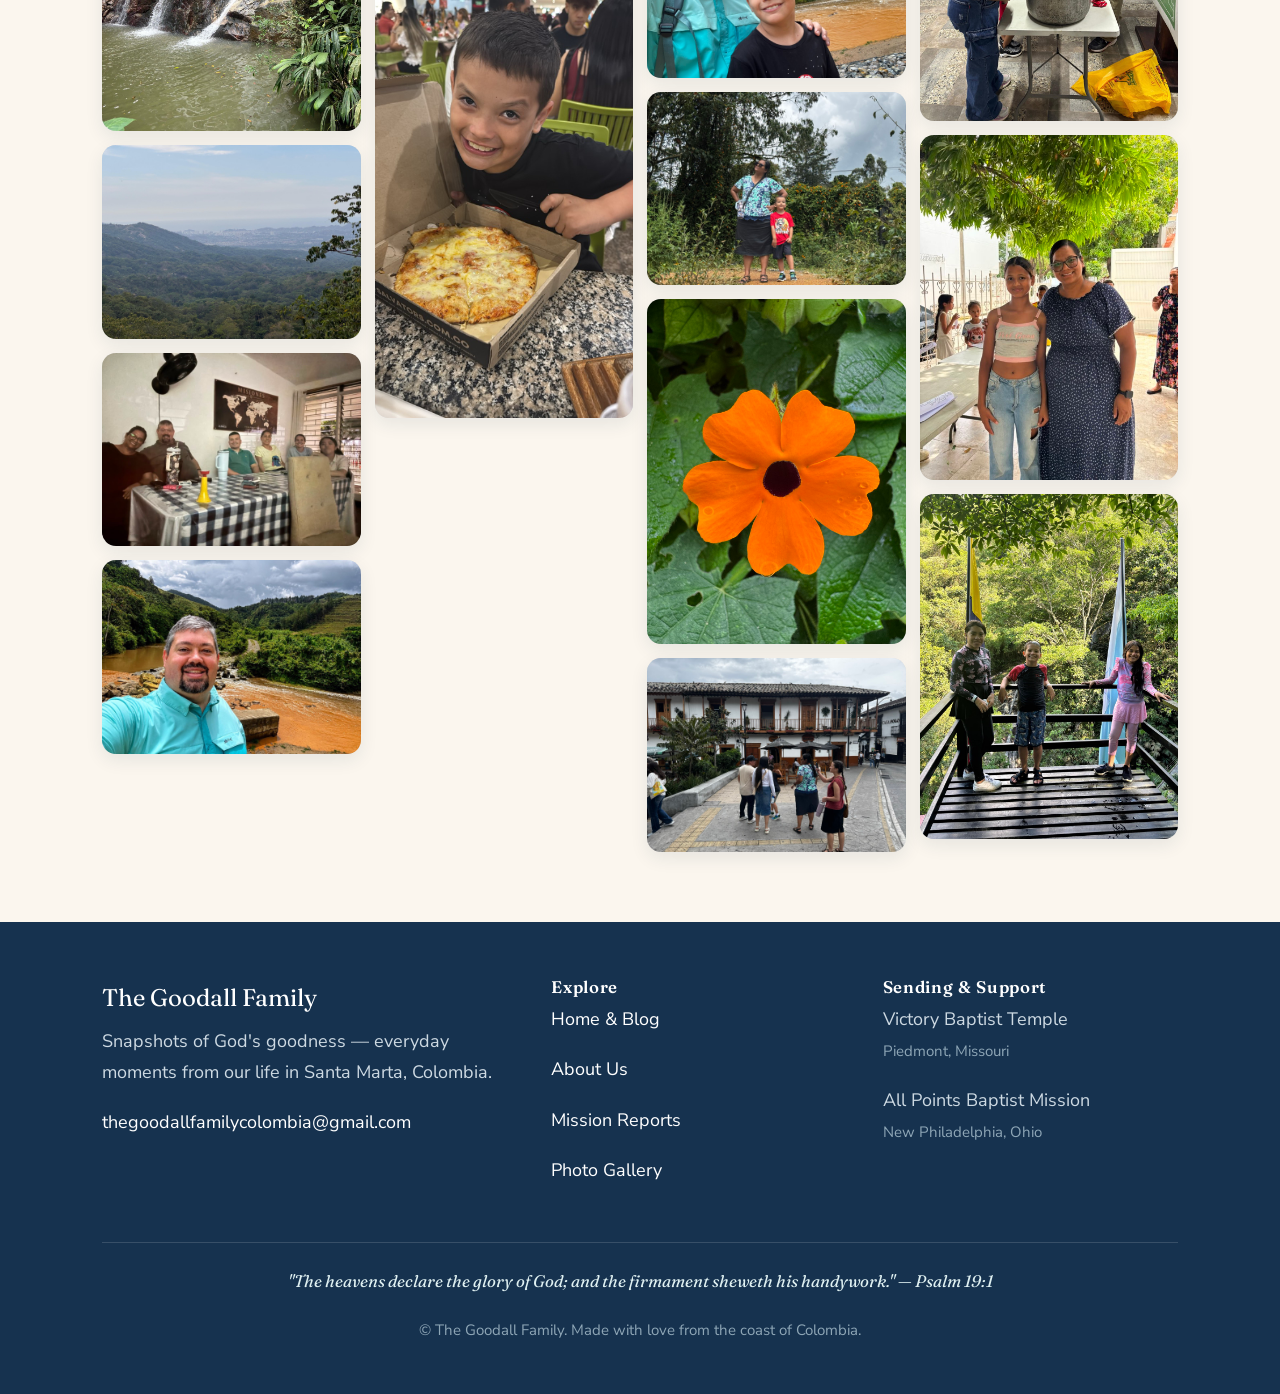
<file: site/gallery.html>
<!doctype html>
<html lang="en">
<head>
<meta charset="utf-8">
<meta name="viewport" content="width=device-width,initial-scale=1">
<title>Gallery — The Goodall Family</title>
<meta name="description" content="Photos and videos of the Goodall Family, missionaries in Santa Marta, Colombia.">
<link rel="alternate" hreflang="en" href="gallery.html">
<link rel="alternate" hreflang="es" href="gallery-es.html">
<link rel="preconnect" href="https://fonts.googleapis.com">
<link rel="preconnect" href="https://fonts.gstatic.com" crossorigin>
<link href="https://fonts.googleapis.com/css2?family=Fraunces:ital,opsz,wght@0,9..144,400..700;1,9..144,400..600&family=Nunito+Sans:opsz,wght@6..12,400..800&display=swap" rel="stylesheet">
<link rel="stylesheet" href="styles.css">
<!-- Site seal (TrustLogo / Sectigo) — before </head> -->
<script type="text/javascript">//<![CDATA[
var tlJsHost = ((window.location.protocol == "https:") ? "https://secure.trust-provider.com/" : "http://www.trustlogo.com/");
document.write(unescape("%3Cscript src='" + tlJsHost + "trustlogo/javascript/trustlogo.js' type='text/javascript'%3E%3C/script%3E"));
//]]>
</script>
</head>
<body>

<header class="nav">
  <div class="nav__inner">
    <a class="brand" href="index.html">
      <span class="brand__mark">G</span>
      <span class="brand__text">The Goodall Family<small>Missionaries · Colombia</small></span>
    </a>
    <nav>
      <ul class="nav__links">
        <li><a href="index.html">Home</a></li>
        <li><a href="about.html">About</a></li>
        <li><a href="reports.html">Mission Reports</a></li>
        <li><a href="gallery.html" class="active">Gallery</a></li>
      </ul>
    </nav>
    <div class="lang-switch">
      <a href="gallery.html" class="lang-switch__link active">EN</a>
      <a href="gallery-es.html" class="lang-switch__link">ES</a>
    </div>
  </div>
</header>

<section class="hero" style="min-height:auto">
  <img class="hero__bg" src="assets/photos/IMG_8227.jpg" alt="Children playing on the beach at sunset">
  <div class="hero__scrim"></div>
  <div class="hero__inner" style="padding:96px 22px 72px">
    <span class="hero__eyebrow">Snapshots</span>
    <h1>Our Gallery</h1>
    <p class="hero__lead">Moments from our life and ministry in Colombia — sunsets, smiles, Kids' Club, and everyday adventures. Tap any photo to view it larger.</p>
  </div>
</section>
<div class="flag-ribbon"></div>

<!-- ===== PHOTOS ===== -->
<section class="section" style="padding-top:0">
  <div class="container">
    <div class="center measure" style="margin-bottom:30px">
      <span class="eyebrow">Photo Album</span>
      <h2>Life in Colombia</h2>
      <p class="lead">Our family, our neighbors, and the beautiful place God has sent us.</p>
    </div>
    <div class="gallery" id="gallery">
      <figure data-type="img" data-src="assets/photos/family-portrait.jpg"><img loading="lazy" src="assets/photos/family-portrait.jpg" alt="Ryan, Claudia, Levi, and Neal Goodall — a family portrait"></figure>
      <figure data-type="img" data-src="assets/photos/dad-preaching-pulpit.jpg"><img loading="lazy" src="assets/photos/dad-preaching-pulpit.jpg" alt="Preaching at Iglesia Bautista La Barca"></figure>
      <figure data-type="img" data-src="assets/photos/dad-devotions-with-son.jpg"><img loading="lazy" src="assets/photos/dad-devotions-with-son.jpg" alt="Reading the Bible together on the couch"></figure>
      <figure data-type="img" data-src="assets/photos/levi-first-day-3rd-grade.jpg"><img loading="lazy" src="assets/photos/levi-first-day-3rd-grade.jpg" alt="Levi on his first day of 3rd grade"></figure>
      <figure data-type="img" data-src="assets/photos/neal-first-day-1st-grade.jpg"><img loading="lazy" src="assets/photos/neal-first-day-1st-grade.jpg" alt="Neal on his first day of 1st grade"></figure>
      <figure data-type="img" data-src="assets/photos/neal-big-smile.jpg"><img loading="lazy" src="assets/photos/neal-big-smile.jpg" alt="Neal grinning with a missing tooth"></figure>
      <figure data-type="img" data-src="assets/photos/levi-teacup-laugh.jpg"><img loading="lazy" src="assets/photos/levi-teacup-laugh.jpg" alt="Levi laughing over a cup of coffee"></figure>
      <figure data-type="img" data-src="assets/photos/neal-lunch-red-chair.jpg"><img loading="lazy" src="assets/photos/neal-lunch-red-chair.jpg" alt="Neal enjoying lunch after church"></figure>
      <figure data-type="img" data-src="assets/photos/church-fellowship.jpg"><img loading="lazy" src="assets/photos/church-fellowship.jpg" alt="Fellowship and coffee after a church service"></figure>
      <figure data-type="img" data-src="assets/photos/church-conversation.jpg"><img loading="lazy" src="assets/photos/church-conversation.jpg" alt="Visiting with a church member"></figure>
      <figure data-type="img" data-src="assets/photos/church-member-porch.jpg"><img loading="lazy" src="assets/photos/church-member-porch.jpg" alt="A church member visiting on the porch"></figure>
      <figure data-type="img" data-src="assets/photos/kids-overlook-bridge.jpg"><img loading="lazy" src="assets/photos/kids-overlook-bridge.jpg" alt="Kids enjoying an overlook in the jungle near Santa Marta"></figure>
      <figure data-type="img" data-src="assets/photos/jungle-waterfall.jpg"><img loading="lazy" src="assets/photos/jungle-waterfall.jpg" alt="A waterfall in the mountains above Santa Marta"></figure>
      <figure data-type="img" data-src="assets/photos/santa-marta-overlook.jpg"><img loading="lazy" src="assets/photos/santa-marta-overlook.jpg" alt="A mountain overlook of Santa Marta and the Caribbean Sea"></figure>
      <figure data-type="img" data-src="assets/photos/134e7b96-719f-4cfe-8dfc-dd985f1cc972.jpg"><img loading="lazy" src="assets/photos/134e7b96-719f-4cfe-8dfc-dd985f1cc972.jpg" alt="The Goodall family in Colombia"></figure>
      <figure data-type="img" data-src="assets/photos/16f90eb9-e65b-460e-9468-ed74d689cdc9.jpg"><img loading="lazy" src="assets/photos/16f90eb9-e65b-460e-9468-ed74d689cdc9.jpg" alt="The Goodall family in Colombia"></figure>
      <figure data-type="img" data-src="assets/photos/1bddbd9f-d239-41b7-b635-9f0d2a22d09e.jpg"><img loading="lazy" src="assets/photos/1bddbd9f-d239-41b7-b635-9f0d2a22d09e.jpg" alt="The Goodall family in Colombia"></figure>
      <figure data-type="img" data-src="assets/photos/2E346743-3C70-4593-ABE9-4FC23F4FBBC4.jpg"><img loading="lazy" src="assets/photos/2E346743-3C70-4593-ABE9-4FC23F4FBBC4.jpg" alt="The Goodall family in Colombia"></figure>
      <figure data-type="img" data-src="assets/photos/3728febc-c00e-427f-92be-ad5877281e18.jpg"><img loading="lazy" src="assets/photos/3728febc-c00e-427f-92be-ad5877281e18.jpg" alt="The Goodall family in Colombia"></figure>
      <figure data-type="img" data-src="assets/photos/3a467c85-3b4e-4e90-8bef-458898e34019.jpg"><img loading="lazy" src="assets/photos/3a467c85-3b4e-4e90-8bef-458898e34019.jpg" alt="The Goodall family in Colombia"></figure>
      <figure data-type="img" data-src="assets/photos/3bd907a7-2db2-4b5e-9aaf-aedb8762ec69.jpg"><img loading="lazy" src="assets/photos/3bd907a7-2db2-4b5e-9aaf-aedb8762ec69.jpg" alt="The Goodall family in Colombia"></figure>
      <figure data-type="img" data-src="assets/photos/49129eb7-39a2-4a59-aea9-ae14b0f44b48.jpg"><img loading="lazy" src="assets/photos/49129eb7-39a2-4a59-aea9-ae14b0f44b48.jpg" alt="The Goodall family in Colombia"></figure>
      <figure data-type="img" data-src="assets/photos/51122c62-2204-4eeb-a143-f2147f0a703f.jpg"><img loading="lazy" src="assets/photos/51122c62-2204-4eeb-a143-f2147f0a703f.jpg" alt="The Goodall family in Colombia"></figure>
      <figure data-type="img" data-src="assets/photos/519239b5-3b02-46c3-a19b-d49aa49436c4.jpg"><img loading="lazy" src="assets/photos/519239b5-3b02-46c3-a19b-d49aa49436c4.jpg" alt="The Goodall family in Colombia"></figure>
      <figure data-type="img" data-src="assets/photos/693fc31d-e0fa-4221-b832-34cc0c0fd72b.jpg"><img loading="lazy" src="assets/photos/693fc31d-e0fa-4221-b832-34cc0c0fd72b.jpg" alt="The Goodall family in Colombia"></figure>
      <figure data-type="img" data-src="assets/photos/6a86c65f-0582-41d4-9b97-0f4704ab1268.jpg"><img loading="lazy" src="assets/photos/6a86c65f-0582-41d4-9b97-0f4704ab1268.jpg" alt="The Goodall family in Colombia"></figure>
      <figure data-type="img" data-src="assets/photos/6f0fc8b4-2ba6-4191-96e3-2fd0f3111dbf.jpg"><img loading="lazy" src="assets/photos/6f0fc8b4-2ba6-4191-96e3-2fd0f3111dbf.jpg" alt="The Goodall family in Colombia"></figure>
      <figure data-type="img" data-src="assets/photos/7DF5A575-41B3-4FD5-ADB1-76273444890A.jpg"><img loading="lazy" src="assets/photos/7DF5A575-41B3-4FD5-ADB1-76273444890A.jpg" alt="The Goodall family in Colombia"></figure>
      <figure data-type="img" data-src="assets/photos/9d8f93c0-85ef-47c9-b0f6-f5b52eda3ffc.jpg"><img loading="lazy" src="assets/photos/9d8f93c0-85ef-47c9-b0f6-f5b52eda3ffc.jpg" alt="The Goodall family in Colombia"></figure>
      <figure data-type="img" data-src="assets/photos/9db37697-4d9e-4a0f-94da-43da36b6c130.jpg"><img loading="lazy" src="assets/photos/9db37697-4d9e-4a0f-94da-43da36b6c130.jpg" alt="The Goodall family in Colombia"></figure>
      <figure data-type="img" data-src="assets/photos/A9FD3179-6454-4C6F-A05D-D144D1119886.jpg"><img loading="lazy" src="assets/photos/A9FD3179-6454-4C6F-A05D-D144D1119886.jpg" alt="The Goodall family in Colombia"></figure>
      <figure data-type="img" data-src="assets/photos/IMG_1882.jpg"><img loading="lazy" src="assets/photos/IMG_1882.jpg" alt="The Goodall family in Colombia"></figure>
      <figure data-type="img" data-src="assets/photos/IMG_1959.jpg"><img loading="lazy" src="assets/photos/IMG_1959.jpg" alt="The Goodall family in Colombia"></figure>
      <figure data-type="img" data-src="assets/photos/IMG_8224.jpg"><img loading="lazy" src="assets/photos/IMG_8224.jpg" alt="The Goodall family in Colombia"></figure>
      <figure data-type="img" data-src="assets/photos/IMG_8227.jpg"><img loading="lazy" src="assets/photos/IMG_8227.jpg" alt="The Goodall family in Colombia"></figure>
      <figure data-type="img" data-src="assets/photos/IMG_8231.jpg"><img loading="lazy" src="assets/photos/IMG_8231.jpg" alt="The Goodall family in Colombia"></figure>
      <figure data-type="img" data-src="assets/photos/IMG_8292.jpg"><img loading="lazy" src="assets/photos/IMG_8292.jpg" alt="The Goodall family in Colombia"></figure>
      <figure data-type="img" data-src="assets/photos/IMG_8419.jpg"><img loading="lazy" src="assets/photos/IMG_8419.jpg" alt="The Goodall family in Colombia"></figure>
      <figure data-type="img" data-src="assets/photos/IMG_8425.jpg"><img loading="lazy" src="assets/photos/IMG_8425.jpg" alt="The Goodall family in Colombia"></figure>
      <figure data-type="img" data-src="assets/photos/IMG_8488.jpg"><img loading="lazy" src="assets/photos/IMG_8488.jpg" alt="The Goodall family in Colombia"></figure>
      <figure data-type="img" data-src="assets/photos/IMG_8489.jpg"><img loading="lazy" src="assets/photos/IMG_8489.jpg" alt="The Goodall family in Colombia"></figure>
      <figure data-type="img" data-src="assets/photos/IMG_8509.jpg"><img loading="lazy" src="assets/photos/IMG_8509.jpg" alt="The Goodall family in Colombia"></figure>
      <figure data-type="img" data-src="assets/photos/IMG_8512.jpg"><img loading="lazy" src="assets/photos/IMG_8512.jpg" alt="The Goodall family in Colombia"></figure>
      <figure data-type="img" data-src="assets/photos/IMG_8516.jpg"><img loading="lazy" src="assets/photos/IMG_8516.jpg" alt="The Goodall family in Colombia"></figure>
      <figure data-type="img" data-src="assets/photos/IMG_8517.jpg"><img loading="lazy" src="assets/photos/IMG_8517.jpg" alt="The Goodall family in Colombia"></figure>
      <figure data-type="img" data-src="assets/photos/IMG_8524.jpg"><img loading="lazy" src="assets/photos/IMG_8524.jpg" alt="The Goodall family in Colombia"></figure>
      <figure data-type="img" data-src="assets/photos/IMG_8530.jpg"><img loading="lazy" src="assets/photos/IMG_8530.jpg" alt="The Goodall family in Colombia"></figure>
      <figure data-type="img" data-src="assets/photos/IMG_8680.jpg"><img loading="lazy" src="assets/photos/IMG_8680.jpg" alt="The Goodall family in Colombia"></figure>
      <figure data-type="img" data-src="assets/photos/IMG_8681.jpg"><img loading="lazy" src="assets/photos/IMG_8681.jpg" alt="The Goodall family in Colombia"></figure>
      <figure data-type="img" data-src="assets/photos/IMG_8685.jpg"><img loading="lazy" src="assets/photos/IMG_8685.jpg" alt="The Goodall family in Colombia"></figure>
      <figure data-type="img" data-src="assets/photos/IMG_8690.jpg"><img loading="lazy" src="assets/photos/IMG_8690.jpg" alt="The Goodall family in Colombia"></figure>
      <figure data-type="img" data-src="assets/photos/IMG_8790.jpg"><img loading="lazy" src="assets/photos/IMG_8790.jpg" alt="The Goodall family in Colombia"></figure>
      <figure data-type="img" data-src="assets/photos/IMG_8800.jpg"><img loading="lazy" src="assets/photos/IMG_8800.jpg" alt="The Goodall family in Colombia"></figure>
      <figure data-type="img" data-src="assets/photos/IMG_8802.jpg"><img loading="lazy" src="assets/photos/IMG_8802.jpg" alt="The Goodall family in Colombia"></figure>
      <figure data-type="img" data-src="assets/photos/b9d9f82d-47d2-4f4c-bf5f-7704f8ab9a86.jpg"><img loading="lazy" src="assets/photos/b9d9f82d-47d2-4f4c-bf5f-7704f8ab9a86.jpg" alt="The Goodall family in Colombia"></figure>
      <figure data-type="img" data-src="assets/photos/bb4131bd-b859-4612-9e55-648eba792d0d.jpg"><img loading="lazy" src="assets/photos/bb4131bd-b859-4612-9e55-648eba792d0d.jpg" alt="The Goodall family in Colombia"></figure>
      <figure data-type="img" data-src="assets/photos/bcd6f91b-35a3-465f-8c24-a73d6830c221.jpg"><img loading="lazy" src="assets/photos/bcd6f91b-35a3-465f-8c24-a73d6830c221.jpg" alt="The Goodall family in Colombia"></figure>
      <figure data-type="img" data-src="assets/photos/cd41282c-939d-4e6b-b617-8da59400c610.jpg"><img loading="lazy" src="assets/photos/cd41282c-939d-4e6b-b617-8da59400c610.jpg" alt="The Goodall family in Colombia"></figure>
      <figure data-type="img" data-src="assets/photos/ce82b20e-d539-4900-9bb9-7a70fa207dc3.jpg"><img loading="lazy" src="assets/photos/ce82b20e-d539-4900-9bb9-7a70fa207dc3.jpg" alt="The Goodall family in Colombia"></figure>
      <figure data-type="img" data-src="assets/photos/d0afcec0-1630-491d-acac-843646e01389.jpg"><img loading="lazy" src="assets/photos/d0afcec0-1630-491d-acac-843646e01389.jpg" alt="The Goodall family in Colombia"></figure>
      <figure data-type="img" data-src="assets/photos/f06f3ff9-2210-488f-bb71-adc1a69fa487.jpg"><img loading="lazy" src="assets/photos/f06f3ff9-2210-488f-bb71-adc1a69fa487.jpg" alt="The Goodall family in Colombia"></figure>
      <figure data-type="img" data-src="assets/photos/f1d83dfa-7f2b-4442-afe4-2944bc65fecd.jpg"><img loading="lazy" src="assets/photos/f1d83dfa-7f2b-4442-afe4-2944bc65fecd.jpg" alt="The Goodall family in Colombia"></figure>
      <figure data-type="img" data-src="assets/photos/fd3a29ba-eb32-4487-8bd5-69b60e123597.jpg"><img loading="lazy" src="assets/photos/fd3a29ba-eb32-4487-8bd5-69b60e123597.jpg" alt="The Goodall family in Colombia"></figure>
    </div>
  </div>
</section>

<!-- ===== LIGHTBOX ===== -->
<div class="lb" id="lb" aria-hidden="true">
  <button class="lb__close" id="lbClose" aria-label="Close">×</button>
  <button class="lb__nav lb__prev" id="lbPrev" aria-label="Previous photo">‹</button>
  <img id="lbImg" alt="Enlarged photo of the Goodall family">
  <button class="lb__nav lb__next" id="lbNext" aria-label="Next photo">›</button>
  <span class="lb__count" id="lbCount"></span>
</div>

<!-- ===== FOOTER ===== -->
<footer class="footer">
  <div class="container">
    <div class="footer__grid">
      <div>
        <div class="footer__brand">The Goodall Family</div>
        <p>Snapshots of God's goodness — everyday moments from our life in Santa Marta, Colombia.</p>
        <p><a href="mailto:thegoodallfamilycolombia@gmail.com">thegoodallfamilycolombia@gmail.com</a></p>
      </div>
      <div>
        <h4>Explore</h4>
        <p><a href="index.html">Home &amp; Blog</a></p>
        <p><a href="about.html">About Us</a></p>
        <p><a href="reports.html">Mission Reports</a></p>
        <p><a href="gallery.html">Photo Gallery</a></p>
      </div>
      <div>
        <h4>Sending &amp; Support</h4>
        <p>Victory Baptist Temple<br><small>Piedmont, Missouri</small></p>
        <p>All Points Baptist Mission<br><small>New Philadelphia, Ohio</small></p>
      </div>
    </div>
    <p class="footer__verse">"The heavens declare the glory of God; and the firmament sheweth his handywork." — Psalm 19:1</p>
    <p class="center"><small>© The Goodall Family. Made with love from the coast of Colombia.</small></p>
  </div>
</footer>

<script>
  (function(){
    var lb=document.getElementById('lb'),
        lbImg=document.getElementById('lbImg'),
        lbCount=document.getElementById('lbCount'),
        close=document.getElementById('lbClose'),
        prevBtn=document.getElementById('lbPrev'),
        nextBtn=document.getElementById('lbNext'),
        figs=Array.prototype.slice.call(document.querySelectorAll('#gallery figure[data-type="img"]')),
        current=0;

    function show(i){
      current=(i+figs.length)%figs.length;
      var fig=figs[current];
      lbImg.src=fig.getAttribute('data-src');
      lbImg.alt=fig.querySelector('img')?fig.querySelector('img').alt:'';
      lbCount.textContent=(current+1)+' / '+figs.length;
    }
    function open(i){
      show(i);
      lb.classList.add('open');
      lb.setAttribute('aria-hidden','false');
    }
    function hide(){lb.classList.remove('open');lb.setAttribute('aria-hidden','true');lbImg.src='';}

    document.getElementById('gallery').addEventListener('click',function(e){
      var fig=e.target.closest('figure[data-type="img"]');
      if(!fig)return;
      open(figs.indexOf(fig));
    });
    close.addEventListener('click',hide);
    prevBtn.addEventListener('click',function(e){e.stopPropagation();show(current-1);});
    nextBtn.addEventListener('click',function(e){e.stopPropagation();show(current+1);});
    lb.addEventListener('click',function(e){if(e.target===lb)hide();});
    document.addEventListener('keydown',function(e){
      if(!lb.classList.contains('open'))return;
      if(e.key==='Escape')hide();
      else if(e.key==='ArrowRight')show(current+1);
      else if(e.key==='ArrowLeft')show(current-1);
    });

    var touchStartX=null;
    lb.addEventListener('touchstart',function(e){touchStartX=e.changedTouches[0].clientX;},{passive:true});
    lb.addEventListener('touchend',function(e){
      if(touchStartX===null)return;
      var dx=e.changedTouches[0].clientX-touchStartX;
      if(Math.abs(dx)>40){dx<0?show(current+1):show(current-1);}
      touchStartX=null;
    },{passive:true});
  })();
</script>

<!-- Site seal (TrustLogo / Sectigo) — before </body> -->
<script type="text/javascript">//<![CDATA[
var tlJsHost = ((window.location.protocol == "https:") ? "https://secure.trust-provider.com/" : "http://www.trustlogo.com/");
document.write(unescape("%3Cscript src='" + tlJsHost + "trustlogo/javascript/trustlogo.js' type='text/javascript'%3E%3C/script%3E"));
//]]>
</script>

</body>
</html>
</file>
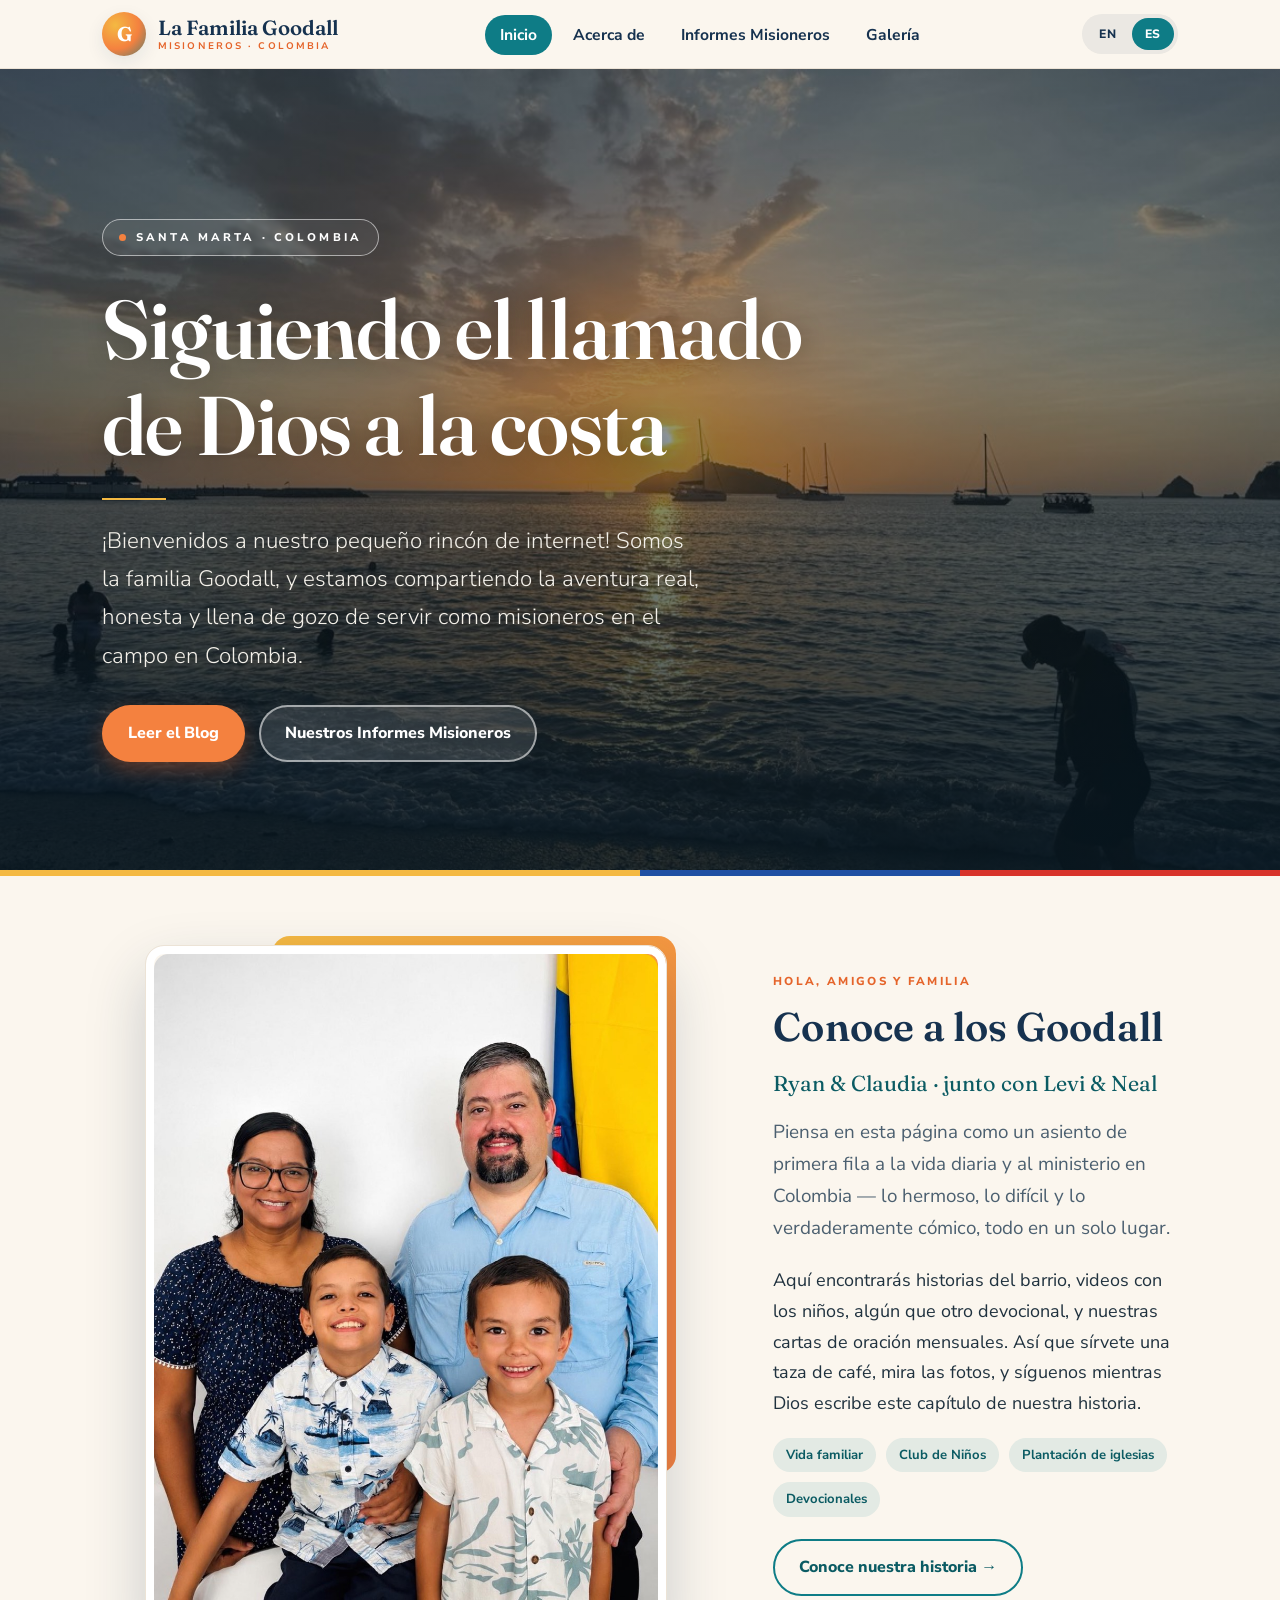
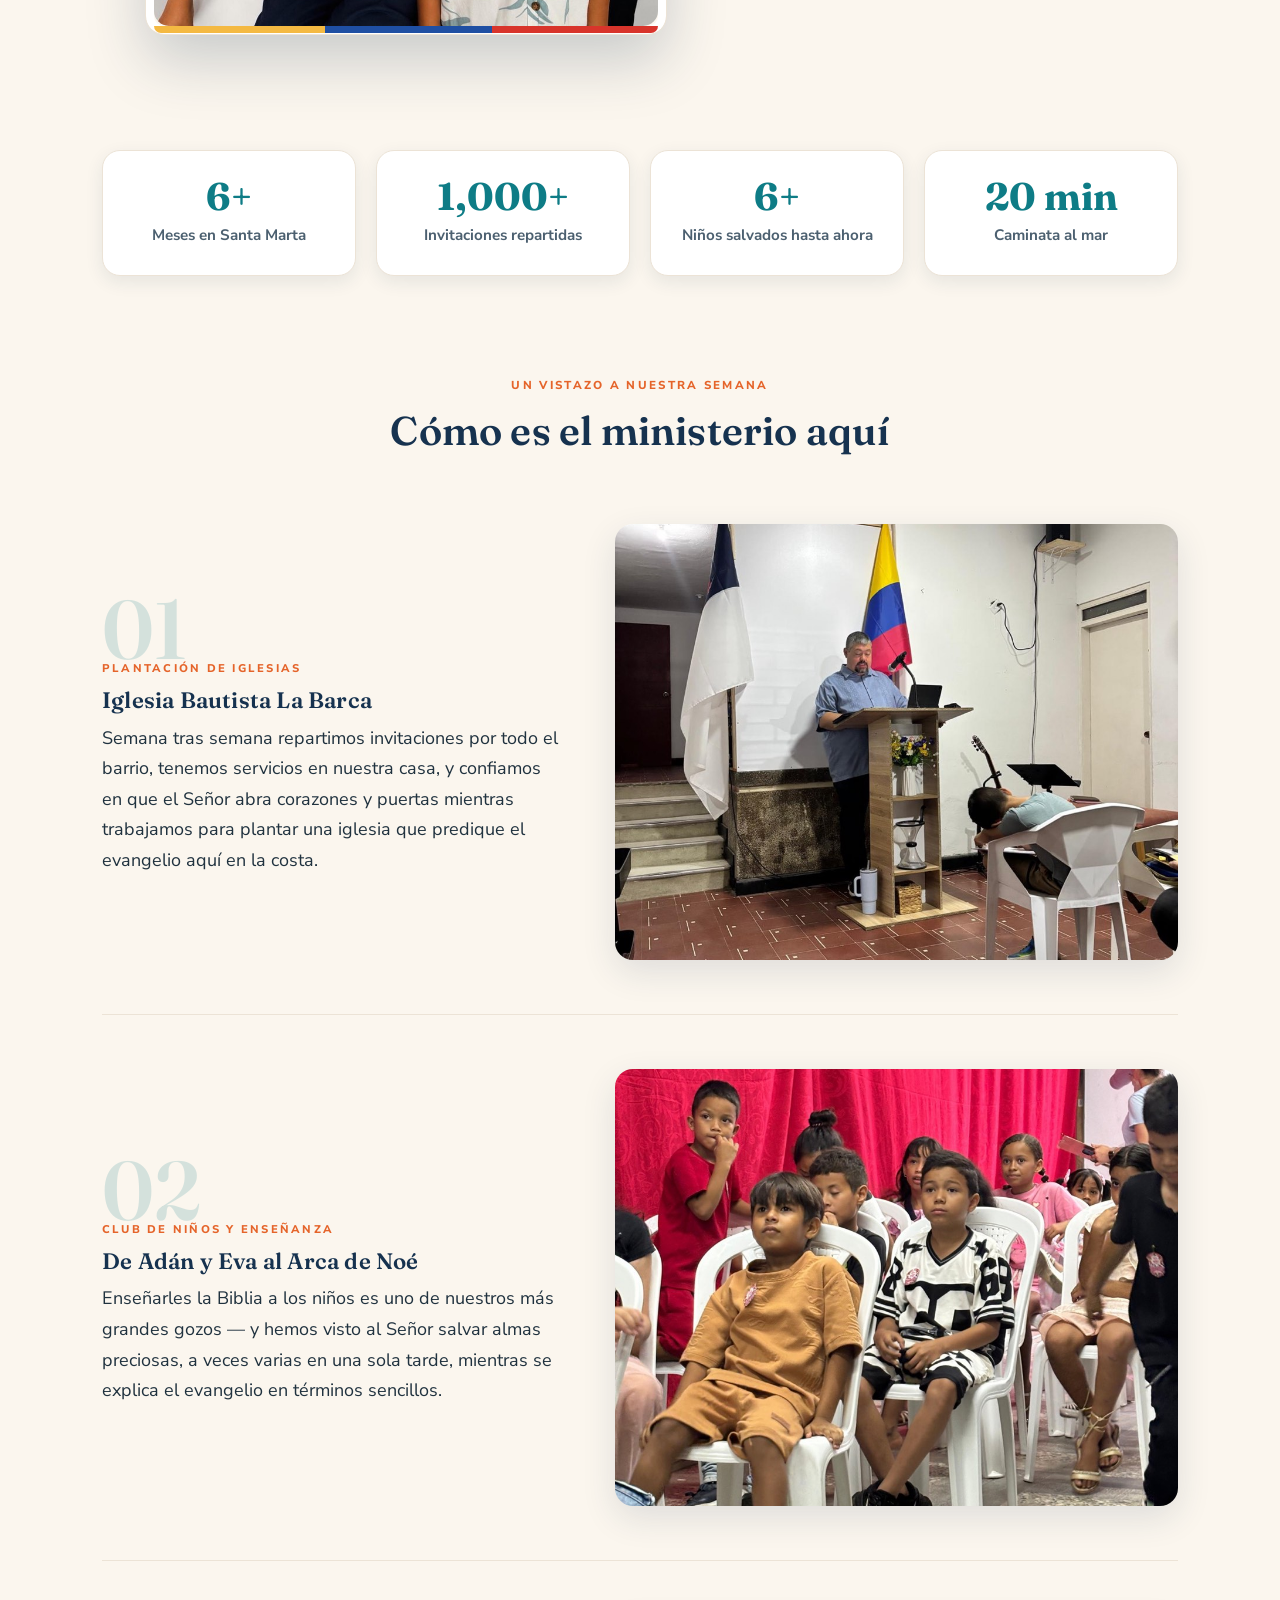
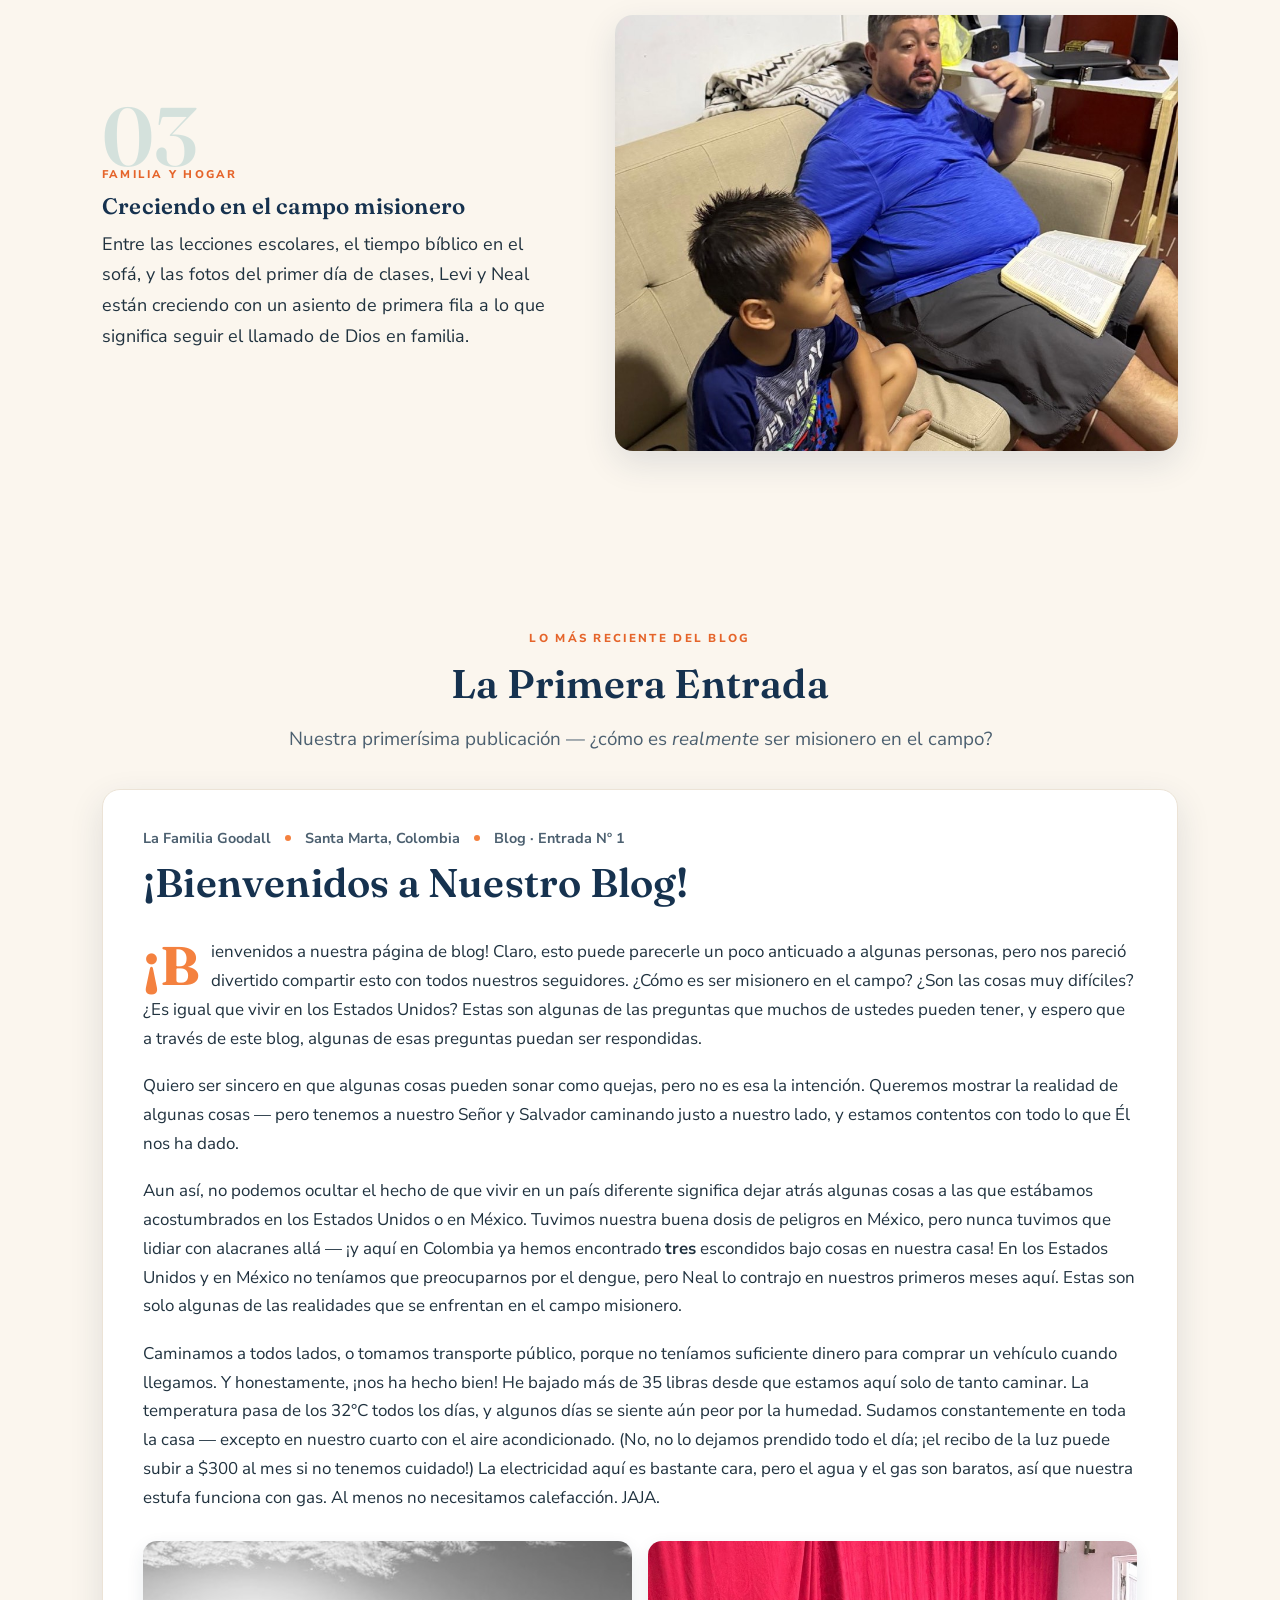
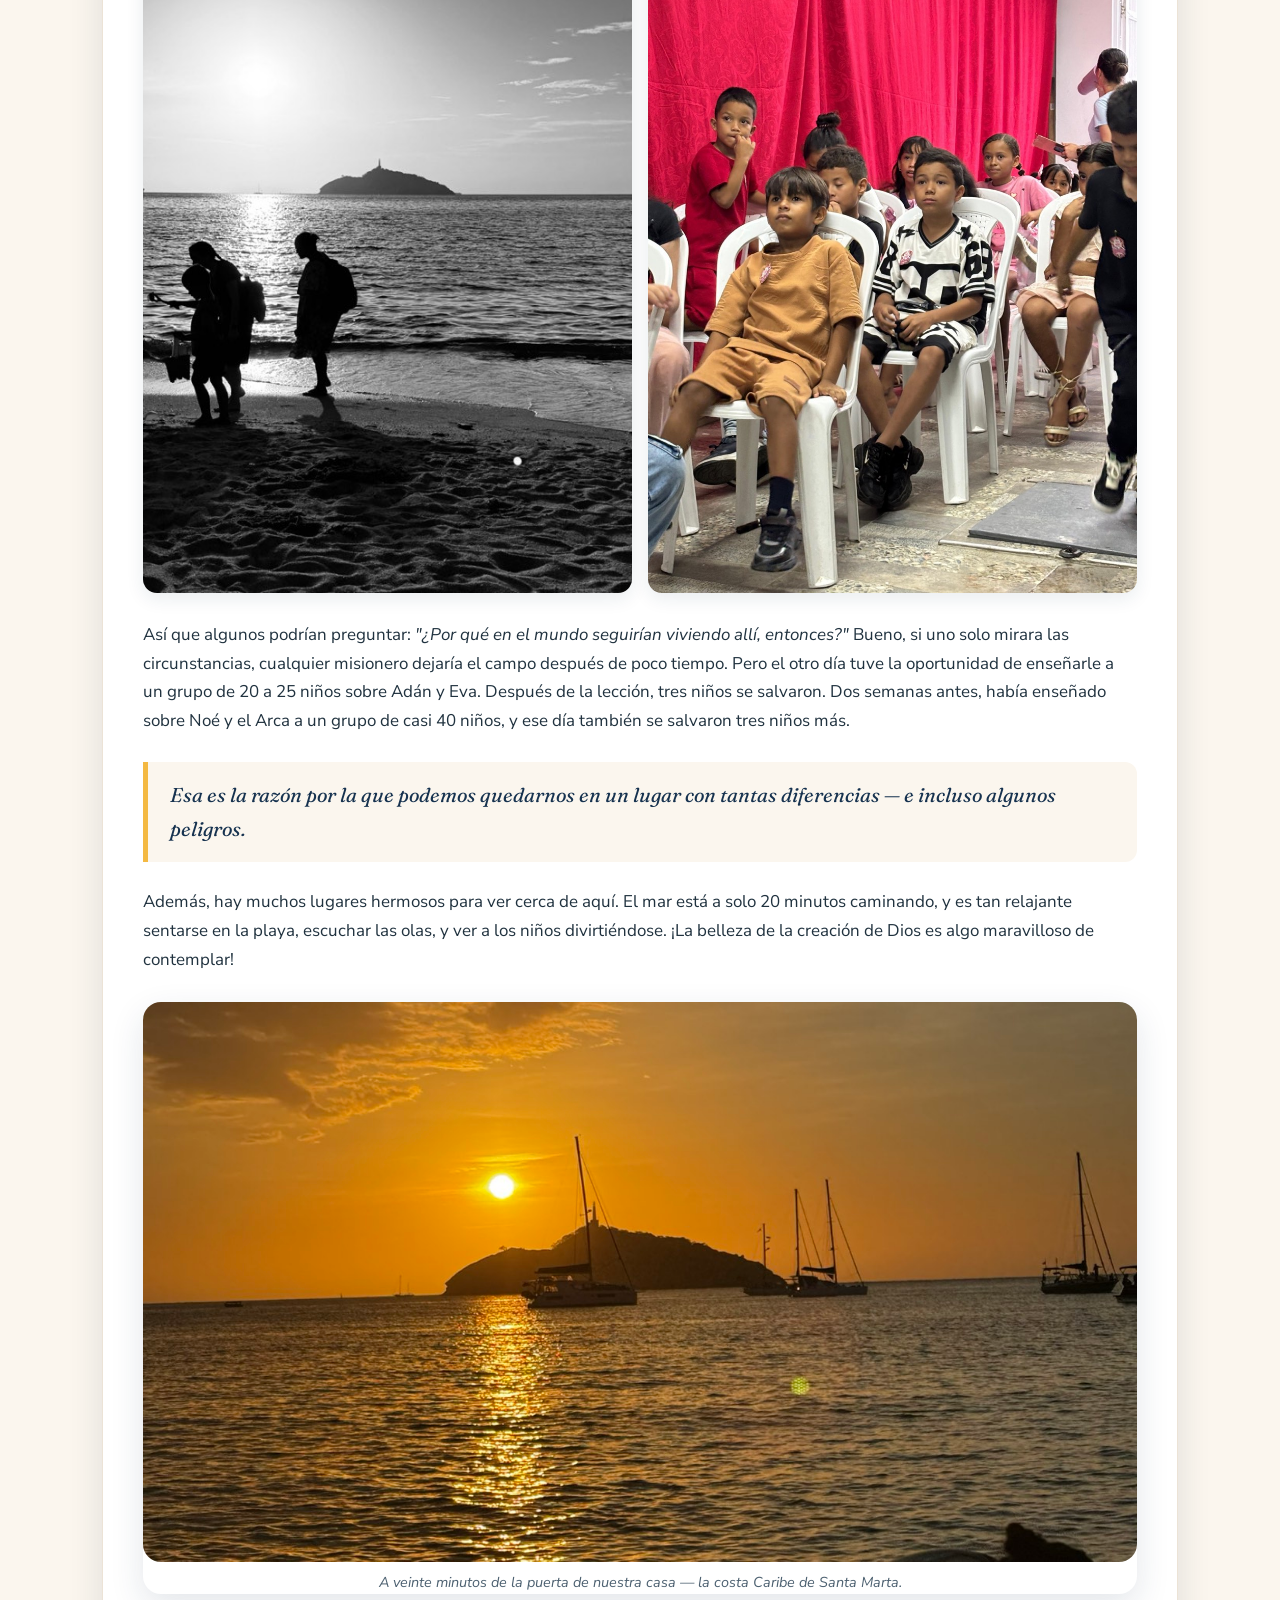
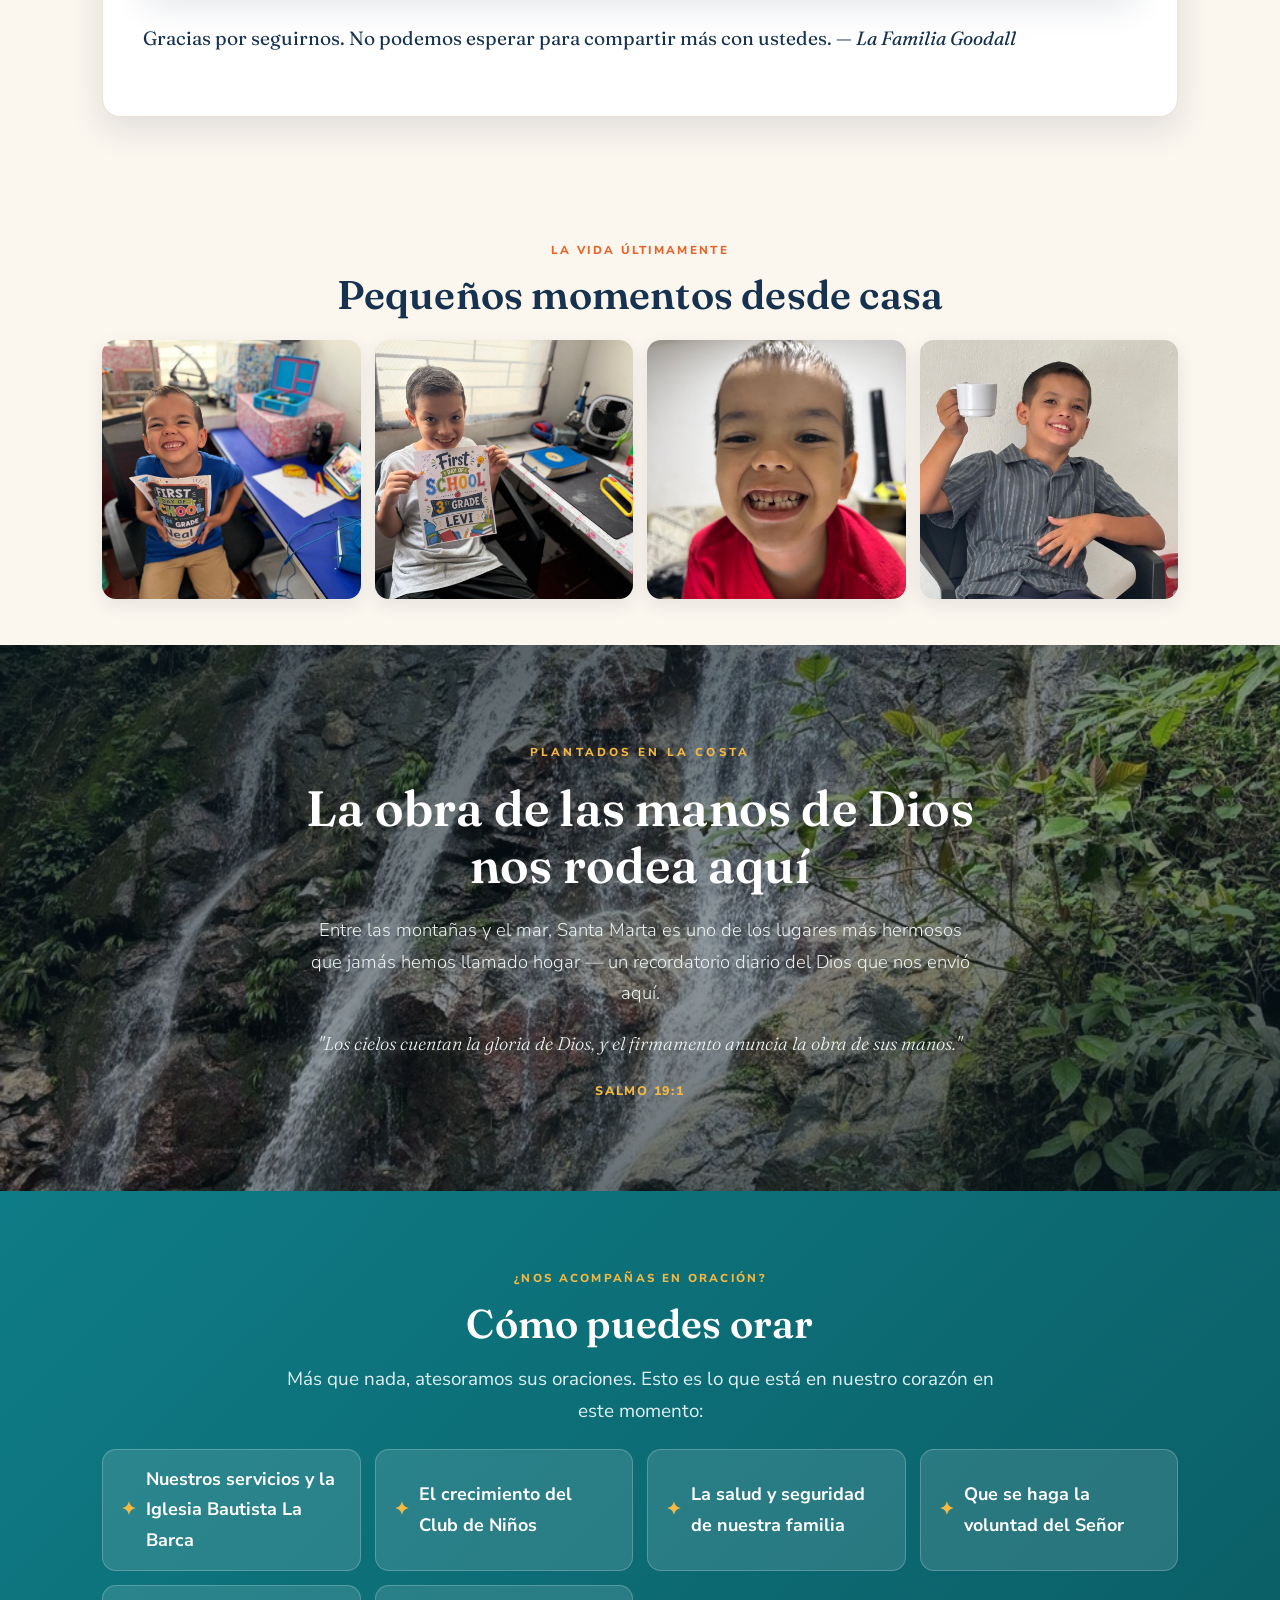
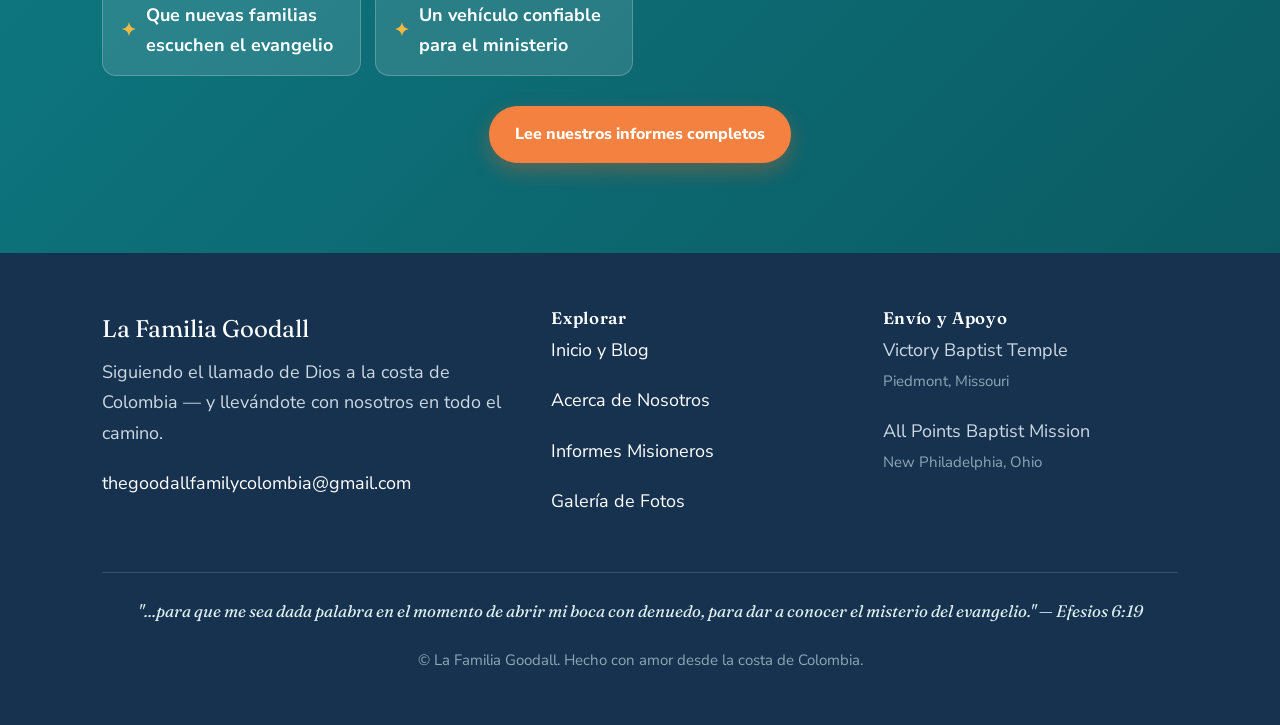
<file: site/index-es.html>
<!doctype html>
<html lang="es">
<head>
<meta charset="utf-8">
<meta name="viewport" content="width=device-width,initial-scale=1">
<title>La Familia Goodall — Misioneros en Colombia</title>
<meta name="description" content="Sigue a la Familia Goodall, misioneros que sirven en Santa Marta, Colombia — historias, fotos, videos e informes misioneros mensuales desde el campo.">
<link rel="alternate" hreflang="es" href="index-es.html">
<link rel="alternate" hreflang="en" href="index.html">
<link rel="preconnect" href="https://fonts.googleapis.com">
<link rel="preconnect" href="https://fonts.gstatic.com" crossorigin>
<link href="https://fonts.googleapis.com/css2?family=Fraunces:ital,opsz,wght@0,9..144,400..700;1,9..144,400..600&family=Nunito+Sans:opsz,wght@6..12,400..800&display=swap" rel="stylesheet">
<link rel="stylesheet" href="styles.css">
<!-- Site seal (TrustLogo / Sectigo) — before </head> -->
<script type="text/javascript">//<![CDATA[
var tlJsHost = ((window.location.protocol == "https:") ? "https://secure.trust-provider.com/" : "http://www.trustlogo.com/");
document.write(unescape("%3Cscript src='" + tlJsHost + "trustlogo/javascript/trustlogo.js' type='text/javascript'%3E%3C/script%3E"));
//]]>
</script>
</head>
<body>

<!-- ===== NAV ===== -->
<header class="nav">
  <div class="nav__inner">
    <a class="brand" href="index-es.html">
      <span class="brand__mark">G</span>
      <span class="brand__text">La Familia Goodall<small>Misioneros · Colombia</small></span>
    </a>
    <nav>
      <ul class="nav__links">
        <li><a href="index-es.html" class="active">Inicio</a></li>
        <li><a href="about-es.html">Acerca de</a></li>
        <li><a href="reports-es.html">Informes Misioneros</a></li>
        <li><a href="gallery-es.html">Galería</a></li>
      </ul>
    </nav>
    <div class="lang-switch">
      <a href="index.html" class="lang-switch__link">EN</a>
      <a href="index-es.html" class="lang-switch__link active">ES</a>
    </div>
  </div>
</header>

<!-- ===== HERO ===== -->
<section class="hero">
  <img class="hero__bg" src="assets/photos/IMG_8419.jpg" alt="Atardecer sobre el mar Caribe en Santa Marta, Colombia">
  <div class="hero__scrim"></div>
  <div class="hero__inner">
    <span class="hero__eyebrow">Santa Marta · Colombia</span>
    <h1>Siguiendo el llamado<br>de Dios a la costa</h1>
    <hr class="hero__rule">
    <p class="hero__lead">¡Bienvenidos a nuestro pequeño rincón de internet! Somos la familia Goodall, y estamos compartiendo la aventura real, honesta y llena de gozo de servir como misioneros en el campo en Colombia.</p>
    <div class="hero__cta">
      <a class="btn btn--primary" href="#ultima-entrada">Leer el Blog</a>
      <a class="btn btn--ghost" href="reports-es.html">Nuestros Informes Misioneros</a>
    </div>
  </div>
</section>
<div class="flag-ribbon"></div>

<!-- ===== MEET THE FAMILY ===== -->
<section class="section">
  <div class="container">
    <div class="portrait">
      <div class="portrait__frame">
        <img src="assets/photos/family-portrait.jpg" alt="Ryan, Claudia, Levi y Neal Goodall — un retrato familiar frente a la bandera de Colombia">
      </div>
      <div>
        <span class="eyebrow">Hola, amigos y familia</span>
        <h2>Conoce a los Goodall</h2>
        <p class="portrait__names">Ryan &amp; Claudia <span>· junto con Levi &amp; Neal</span></p>
        <p class="lead">Piensa en esta página como un asiento de primera fila a la vida diaria y al ministerio en Colombia — lo hermoso, lo difícil y lo verdaderamente cómico, todo en un solo lugar.</p>
        <p>Aquí encontrarás historias del barrio, videos con los niños, algún que otro devocional, y nuestras cartas de oración mensuales. Así que sírvete una taza de café, mira las fotos, y síguenos mientras Dios escribe este capítulo de nuestra historia.</p>
        <div class="tag-row">
          <span class="tag">Vida familiar</span>
          <span class="tag">Club de Niños</span>
          <span class="tag">Plantación de iglesias</span>
          <span class="tag">Devocionales</span>
        </div>
        <p style="margin-top:22px"><a class="btn btn--outline" href="about-es.html">Conoce nuestra historia →</a></p>
      </div>
    </div>
  </div>
</section>

<!-- ===== BY THE NUMBERS ===== -->
<section class="section--tight">
  <div class="container">
    <div class="facts">
      <div class="fact"><div class="fact__num">6+</div><div class="fact__label">Meses en Santa Marta</div></div>
      <div class="fact"><div class="fact__num">1,000+</div><div class="fact__label">Invitaciones repartidas</div></div>
      <div class="fact"><div class="fact__num">6+</div><div class="fact__label">Niños salvados hasta ahora</div></div>
      <div class="fact"><div class="fact__num">20 min</div><div class="fact__label">Caminata al mar</div></div>
    </div>
  </div>
</section>

<!-- ===== MINISTRY LIFE, NUMBERED ===== -->
<section class="section--tight">
  <div class="container">
    <div class="center measure" style="margin-bottom:10px">
      <span class="eyebrow">Un vistazo a nuestra semana</span>
      <h2>Cómo es el ministerio aquí</h2>
    </div>

    <div class="story-row">
      <div>
        <div class="story-row__num">01</div>
        <span class="story-row__label">Plantación de Iglesias</span>
        <h3>Iglesia Bautista La Barca</h3>
        <p>Semana tras semana repartimos invitaciones por todo el barrio, tenemos servicios en nuestra casa, y confiamos en que el Señor abra corazones y puertas mientras trabajamos para plantar una iglesia que predique el evangelio aquí en la costa.</p>
      </div>
      <div class="story-row__media">
        <img src="assets/photos/dad-preaching-pulpit.jpg" alt="Predicando desde el púlpito con la bandera de Colombia">
      </div>
    </div>

    <div class="story-row story-row--rev">
      <div class="story-row__media">
        <img src="assets/photos/49129eb7-39a2-4a59-aea9-ae14b0f44b48.jpg" alt="Un grupo de niños reunidos para el Club de Niños">
      </div>
      <div>
        <div class="story-row__num">02</div>
        <span class="story-row__label">Club de Niños y Enseñanza</span>
        <h3>De Adán y Eva al Arca de Noé</h3>
        <p>Enseñarles la Biblia a los niños es uno de nuestros más grandes gozos — y hemos visto al Señor salvar almas preciosas, a veces varias en una sola tarde, mientras se explica el evangelio en términos sencillos.</p>
      </div>
    </div>

    <div class="story-row">
      <div>
        <div class="story-row__num">03</div>
        <span class="story-row__label">Familia y Hogar</span>
        <h3>Creciendo en el campo misionero</h3>
        <p>Entre las lecciones escolares, el tiempo bíblico en el sofá, y las fotos del primer día de clases, Levi y Neal están creciendo con un asiento de primera fila a lo que significa seguir el llamado de Dios en familia.</p>
      </div>
      <div class="story-row__media">
        <img src="assets/photos/dad-devotions-with-son.jpg" alt="Papá leyendo la Biblia con uno de los niños en el sofá">
      </div>
    </div>
  </div>
</section>

<!-- ===== LATEST BLOG ENTRY ===== -->
<section class="section" id="ultima-entrada">
  <div class="container">
    <div class="center measure" style="margin-bottom:34px">
      <span class="eyebrow">Lo más reciente del blog</span>
      <h2>La Primera Entrada</h2>
      <p class="lead">Nuestra primerísima publicación — ¿cómo es <em>realmente</em> ser misionero en el campo?</p>
    </div>

    <article class="article">
      <div class="article__head">
        <div class="article__meta">
          <span>La Familia Goodall</span><span class="dot"></span>
          <span>Santa Marta, Colombia</span><span class="dot"></span>
          <span>Blog · Entrada Nº 1</span>
        </div>
        <h2>¡Bienvenidos a Nuestro Blog!</h2>
      </div>
      <div class="article__body">
        <p>¡Bienvenidos a nuestra página de blog! Claro, esto puede parecerle un poco anticuado a algunas personas, pero nos pareció divertido compartir esto con todos nuestros seguidores. ¿Cómo es ser misionero en el campo? ¿Son las cosas muy difíciles? ¿Es igual que vivir en los Estados Unidos? Estas son algunas de las preguntas que muchos de ustedes pueden tener, y espero que a través de este blog, algunas de esas preguntas puedan ser respondidas.</p>

        <p>Quiero ser sincero en que algunas cosas pueden sonar como quejas, pero no es esa la intención. Queremos mostrar la realidad de algunas cosas — pero tenemos a nuestro Señor y Salvador caminando justo a nuestro lado, y estamos contentos con todo lo que Él nos ha dado.</p>

        <p>Aun así, no podemos ocultar el hecho de que vivir en un país diferente significa dejar atrás algunas cosas a las que estábamos acostumbrados en los Estados Unidos o en México. Tuvimos nuestra buena dosis de peligros en México, pero nunca tuvimos que lidiar con alacranes allá — ¡y aquí en Colombia ya hemos encontrado <strong>tres</strong> escondidos bajo cosas en nuestra casa! En los Estados Unidos y en México no teníamos que preocuparnos por el dengue, pero Neal lo contrajo en nuestros primeros meses aquí. Estas son solo algunas de las realidades que se enfrentan en el campo misionero.</p>

        <p>Caminamos a todos lados, o tomamos transporte público, porque no teníamos suficiente dinero para comprar un vehículo cuando llegamos. Y honestamente, ¡nos ha hecho bien! He bajado más de 35 libras desde que estamos aquí solo de tanto caminar. La temperatura pasa de los 32°C todos los días, y algunos días se siente aún peor por la humedad. Sudamos constantemente en toda la casa — excepto en nuestro cuarto con el aire acondicionado. (No, no lo dejamos prendido todo el día; ¡el recibo de la luz puede subir a $300 al mes si no tenemos cuidado!) La electricidad aquí es bastante cara, pero el agua y el gas son baratos, así que nuestra estufa funciona con gas. Al menos no necesitamos calefacción. JAJA.</p>

        <div class="two-up">
          <img src="assets/photos/IMG_8231.jpg" alt="Siluetas de la familia en la playa al atardecer">
          <img src="assets/photos/49129eb7-39a2-4a59-aea9-ae14b0f44b48.jpg" alt="Un grupo de niños en el Club de Niños">
        </div>

        <p>Así que algunos podrían preguntar: <em>"¿Por qué en el mundo seguirían viviendo allí, entonces?"</em> Bueno, si uno solo mirara las circunstancias, cualquier misionero dejaría el campo después de poco tiempo. Pero el otro día tuve la oportunidad de enseñarle a un grupo de 20 a 25 niños sobre Adán y Eva. Después de la lección, tres niños se salvaron. Dos semanas antes, había enseñado sobre Noé y el Arca a un grupo de casi 40 niños, y ese día también se salvaron tres niños más.</p>

        <div class="pullquote">Esa es la razón por la que podemos quedarnos en un lugar con tantas diferencias — e incluso algunos peligros.</div>

        <p>Además, hay muchos lugares hermosos para ver cerca de aquí. El mar está a solo 20 minutos caminando, y es tan relajante sentarse en la playa, escuchar las olas, y ver a los niños divirtiéndose. ¡La belleza de la creación de Dios es algo maravilloso de contemplar!</p>

        <figure class="figure-inline rounded">
          <img src="assets/photos/IMG_8425.jpg" alt="Atardecer dorado sobre el mar en Santa Marta">
          <figcaption>A veinte minutos de la puerta de nuestra casa — la costa Caribe de Santa Marta.</figcaption>
        </figure>

        <p style="font-family:var(--serif);font-size:1.2rem;color:var(--navy)">Gracias por seguirnos. No podemos esperar para compartir más con ustedes. — <em>La Familia Goodall</em></p>
      </div>
    </article>
  </div>
</section>


<!-- ===== LIFE LATELY STRIP ===== -->
<section class="section--tight">
  <div class="container">
    <div class="center measure" style="margin-bottom:22px">
      <span class="eyebrow">La vida últimamente</span>
      <h2>Pequeños momentos desde casa</h2>
    </div>
    <div class="life-strip">
      <a href="gallery-es.html"><img src="assets/photos/neal-first-day-1st-grade.jpg" alt="Neal en su primer día de 1er grado"></a>
      <a href="gallery-es.html"><img src="assets/photos/levi-first-day-3rd-grade.jpg" alt="Levi en su primer día de 3er grado"></a>
      <a href="gallery-es.html"><img src="assets/photos/neal-big-smile.jpg" alt="Neal sonriendo sin un diente"></a>
      <a href="gallery-es.html"><img src="assets/photos/levi-teacup-laugh.jpg" alt="Levi riendo con una taza de café"></a>
    </div>
  </div>
</section>

<!-- ===== MOODY NATURE FEATURE ===== -->
<section class="feature-band">
  <img class="feature-band__bg" src="assets/photos/jungle-waterfall.jpg" alt="Una cascada en las montañas sobre Santa Marta, Colombia">
  <div class="feature-band__scrim"></div>
  <div class="feature-band__inner">
    <span class="feature-band__eyebrow">Plantados en la costa</span>
    <h2>La obra de las manos de Dios nos rodea aquí</h2>
    <p>Entre las montañas y el mar, Santa Marta es uno de los lugares más hermosos que jamás hemos llamado hogar — un recordatorio diario del Dios que nos envió aquí.</p>
    <p class="feature-band__verse">"Los cielos cuentan la gloria de Dios, y el firmamento anuncia la obra de sus manos."</p>
    <span class="feature-band__cite">Salmo 19:1</span>
  </div>
</section>

<!-- ===== PRAYER BAND ===== -->
<section class="section band">
  <div class="container">
    <div class="center measure">
      <span class="eyebrow" style="color:var(--gold)">¿Nos acompañas en oración?</span>
      <h2>Cómo puedes orar</h2>
      <p class="lead">Más que nada, atesoramos sus oraciones. Esto es lo que está en nuestro corazón en este momento:</p>
    </div>
    <ul class="prayer-list">
      <li>Nuestros servicios y la Iglesia Bautista La Barca</li>
      <li>El crecimiento del Club de Niños</li>
      <li>La salud y seguridad de nuestra familia</li>
      <li>Que se haga la voluntad del Señor</li>
      <li>Que nuevas familias escuchen el evangelio</li>
      <li>Un vehículo confiable para el ministerio</li>
    </ul>
    <p class="center" style="margin-top:30px">
      <a class="btn btn--primary" href="reports-es.html">Lee nuestros informes completos</a>
    </p>
  </div>
</section>

<!-- ===== FOOTER ===== -->
<footer class="footer">
  <div class="container">
    <div class="footer__grid">
      <div>
        <div class="footer__brand">La Familia Goodall</div>
        <p>Siguiendo el llamado de Dios a la costa de Colombia — y llevándote con nosotros en todo el camino.</p>
        <p><a href="mailto:thegoodallfamilycolombia@gmail.com">thegoodallfamilycolombia@gmail.com</a></p>
      </div>
      <div>
        <h4>Explorar</h4>
        <p><a href="index-es.html">Inicio y Blog</a></p>
        <p><a href="about-es.html">Acerca de Nosotros</a></p>
        <p><a href="reports-es.html">Informes Misioneros</a></p>
        <p><a href="gallery-es.html">Galería de Fotos</a></p>
      </div>
      <div>
        <h4>Envío y Apoyo</h4>
        <p>Victory Baptist Temple<br><small>Piedmont, Missouri</small></p>
        <p>All Points Baptist Mission<br><small>New Philadelphia, Ohio</small></p>
      </div>
    </div>
    <p class="footer__verse">"...para que me sea dada palabra en el momento de abrir mi boca con denuedo, para dar a conocer el misterio del evangelio." — Efesios 6:19</p>
    <p class="center"><small>© La Familia Goodall. Hecho con amor desde la costa de Colombia.</small></p>
  </div>
</footer>

<!-- Site seal (TrustLogo / Sectigo) — before </body> -->
<script type="text/javascript">//<![CDATA[
var tlJsHost = ((window.location.protocol == "https:") ? "https://secure.trust-provider.com/" : "http://www.trustlogo.com/");
document.write(unescape("%3Cscript src='" + tlJsHost + "trustlogo/javascript/trustlogo.js' type='text/javascript'%3E%3C/script%3E"));
//]]>
</script>

</body>
</html>
</file>
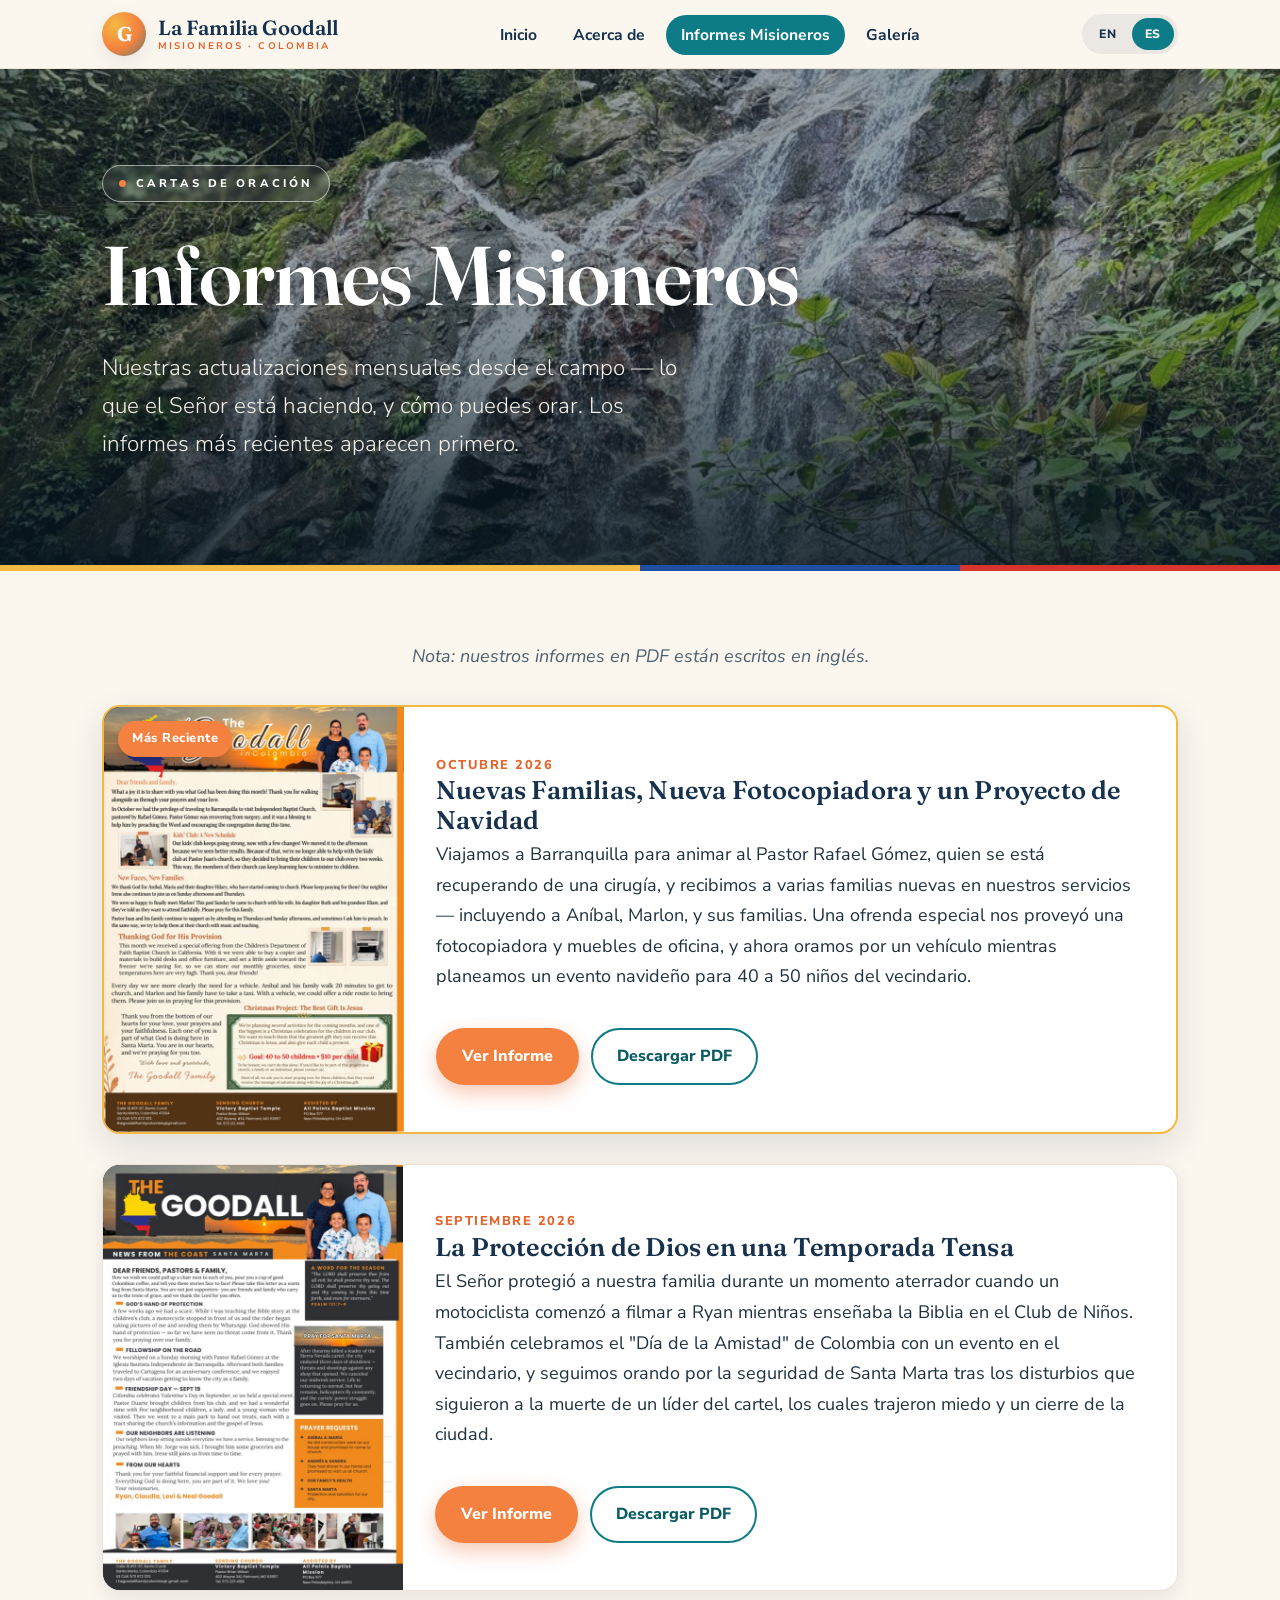
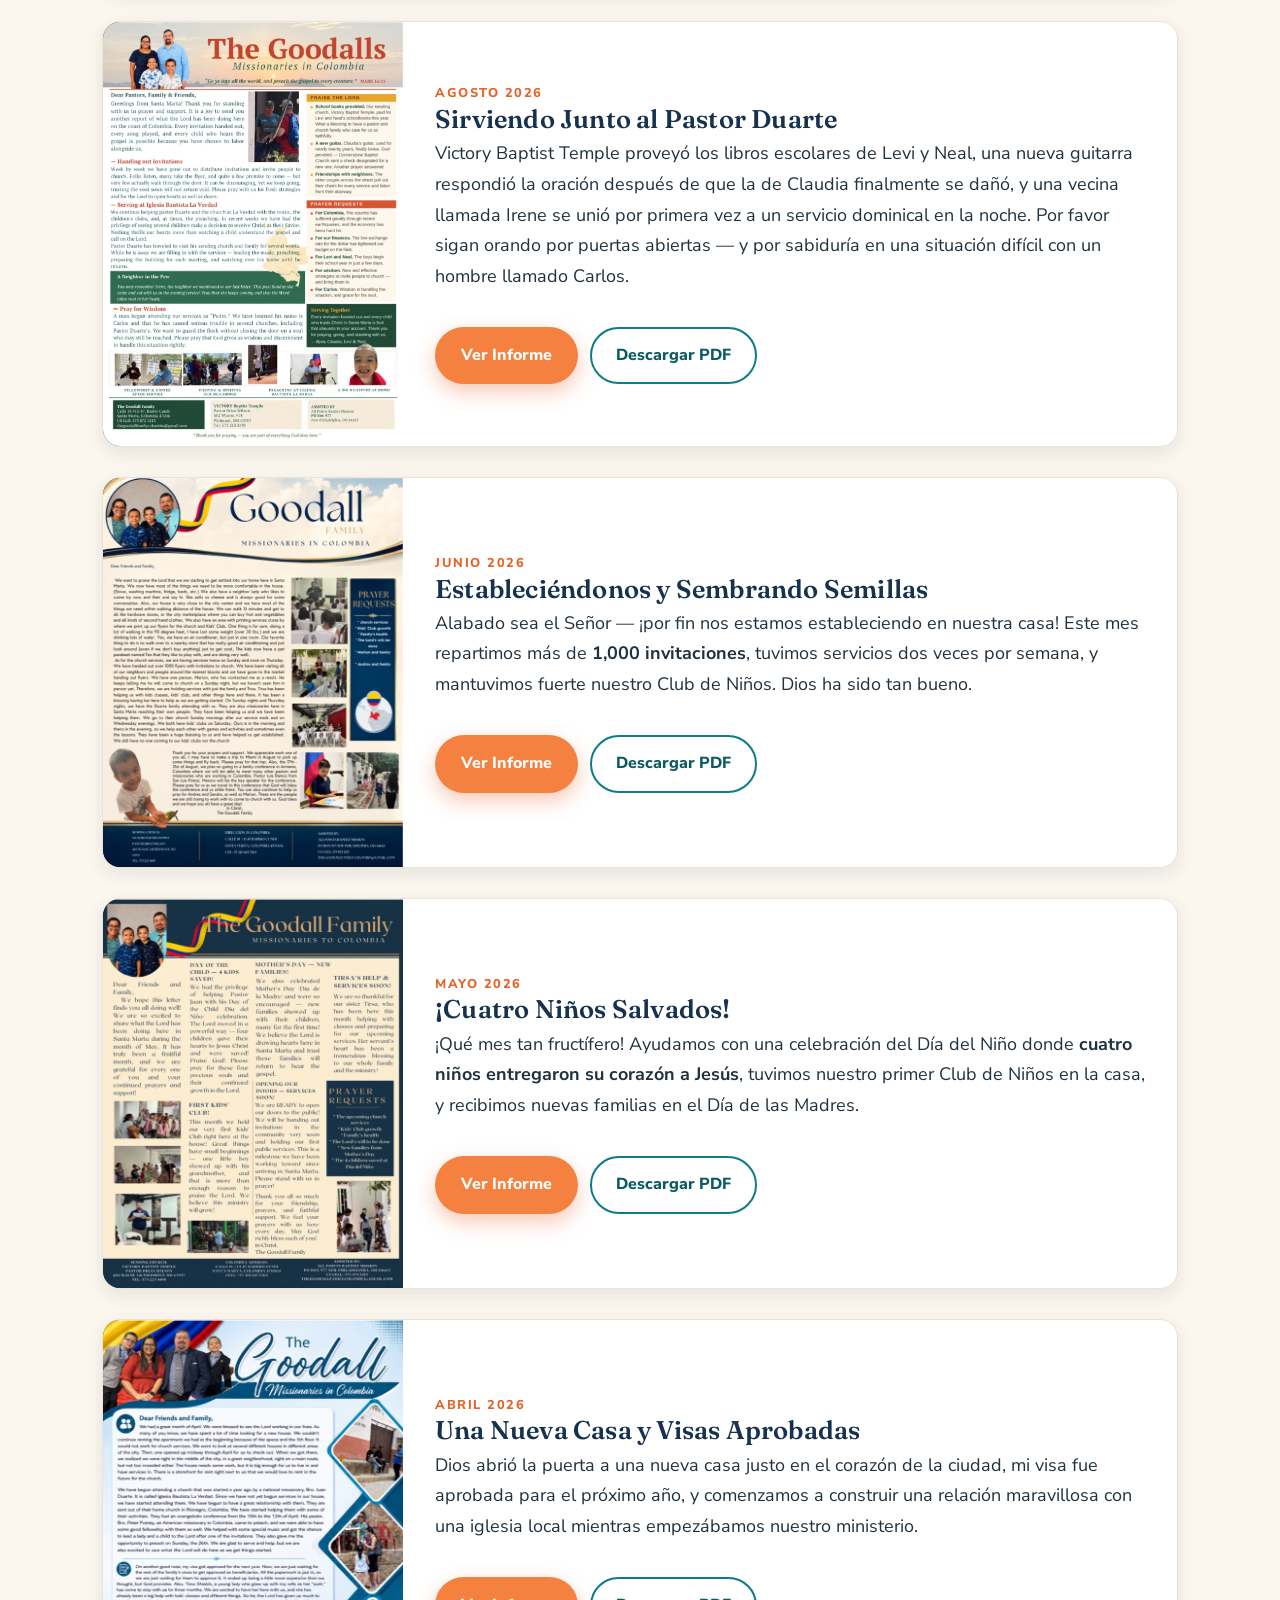
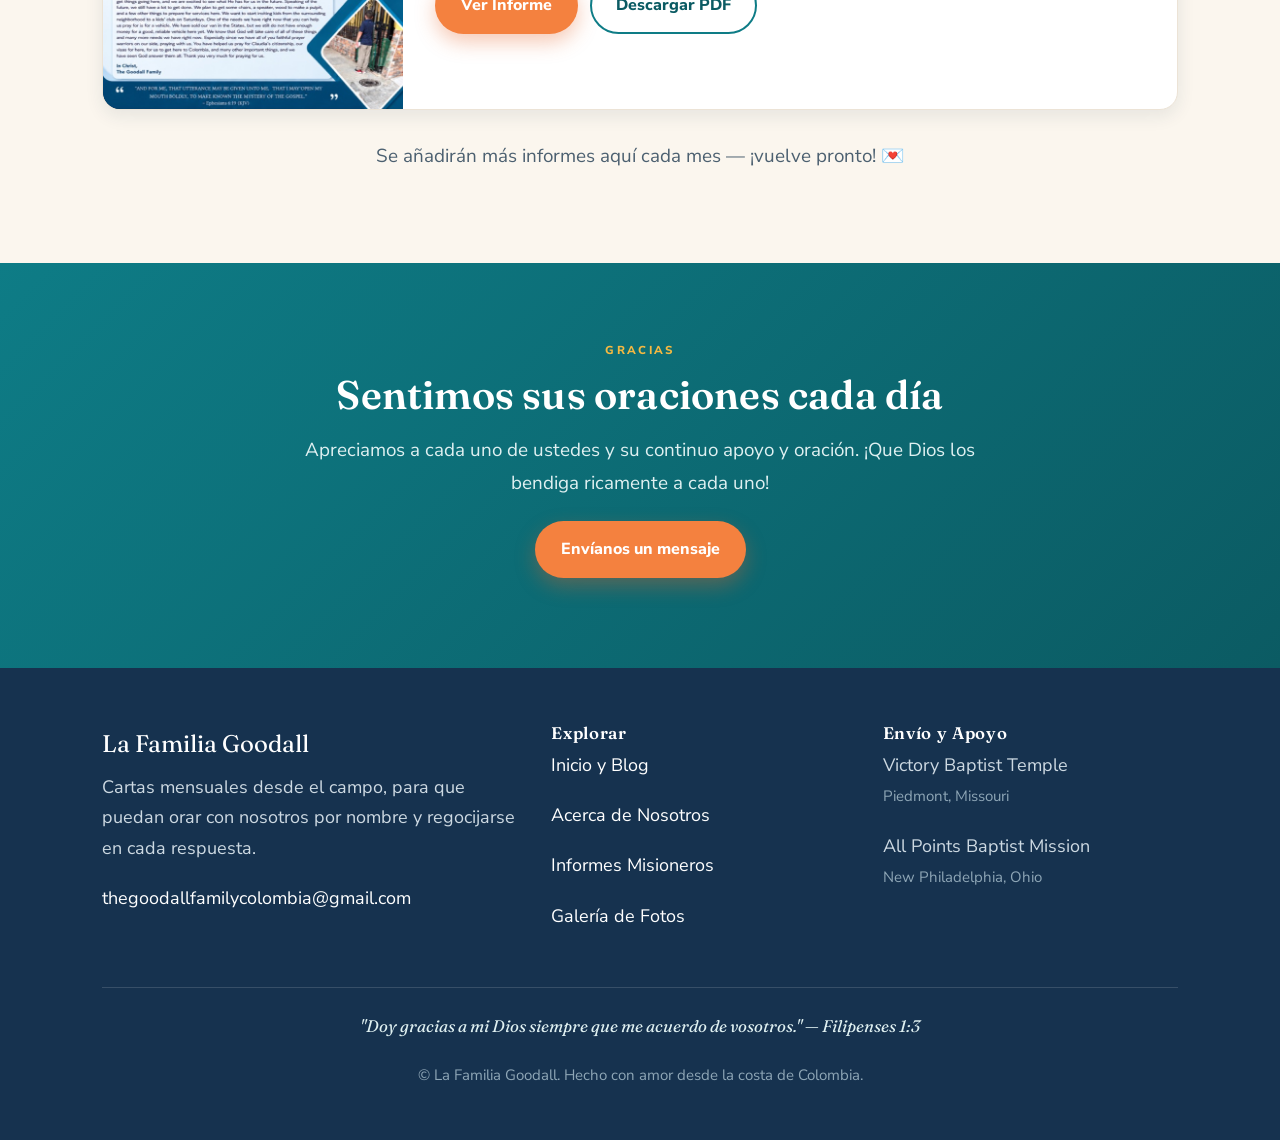
<file: site/reports-es.html>
<!doctype html>
<html lang="es">
<head>
<meta charset="utf-8">
<meta name="viewport" content="width=device-width,initial-scale=1">
<title>Informes Misioneros — La Familia Goodall</title>
<meta name="description" content="Cartas de oración e informes misioneros mensuales de la Familia Goodall en Santa Marta, Colombia.">
<link rel="alternate" hreflang="es" href="reports-es.html">
<link rel="alternate" hreflang="en" href="reports.html">
<link rel="preconnect" href="https://fonts.googleapis.com">
<link rel="preconnect" href="https://fonts.gstatic.com" crossorigin>
<link href="https://fonts.googleapis.com/css2?family=Fraunces:ital,opsz,wght@0,9..144,400..700;1,9..144,400..600&family=Nunito+Sans:opsz,wght@6..12,400..800&display=swap" rel="stylesheet">
<link rel="stylesheet" href="styles.css">
<!-- Site seal (TrustLogo / Sectigo) — before </head> -->
<script type="text/javascript">//<![CDATA[
var tlJsHost = ((window.location.protocol == "https:") ? "https://secure.trust-provider.com/" : "http://www.trustlogo.com/");
document.write(unescape("%3Cscript src='" + tlJsHost + "trustlogo/javascript/trustlogo.js' type='text/javascript'%3E%3C/script%3E"));
//]]>
</script>
</head>
<body>

<!-- ===== NAV ===== -->
<header class="nav">
  <div class="nav__inner">
    <a class="brand" href="index-es.html">
      <span class="brand__mark">G</span>
      <span class="brand__text">La Familia Goodall<small>Misioneros · Colombia</small></span>
    </a>
    <nav>
      <ul class="nav__links">
        <li><a href="index-es.html">Inicio</a></li>
        <li><a href="about-es.html">Acerca de</a></li>
        <li><a href="reports-es.html" class="active">Informes Misioneros</a></li>
        <li><a href="gallery-es.html">Galería</a></li>
      </ul>
    </nav>
    <div class="lang-switch">
      <a href="reports.html" class="lang-switch__link">EN</a>
      <a href="reports-es.html" class="lang-switch__link active">ES</a>
    </div>
  </div>
</header>

<!-- ===== HERO ===== -->
<section class="hero" style="min-height:auto">
  <img class="hero__bg" src="assets/photos/jungle-waterfall.jpg" alt="Una cascada en las montañas sobre Santa Marta, Colombia" style="object-position:center 30%">
  <div class="hero__scrim"></div>
  <div class="hero__inner" style="padding:96px 22px 72px">
    <span class="hero__eyebrow">Cartas de Oración</span>
    <h1>Informes Misioneros</h1>
    <p class="hero__lead">Nuestras actualizaciones mensuales desde el campo — lo que el Señor está haciendo, y cómo puedes orar. Los informes más recientes aparecen primero.</p>
  </div>
</section>
<div class="flag-ribbon"></div>

<!-- ===== REPORTS LIST ===== -->
<section class="section">
  <div class="container">
    <p class="center" style="margin-bottom:34px;color:var(--ink-soft);font-style:italic">Nota: nuestros informes en PDF están escritos en inglés.</p>

    <!-- OCTUBRE (más reciente) -->
    <article class="report latest">
      <div class="report__thumb">
        <span class="badge">Más Reciente</span>
        <a href="assets/reports/2026-10-report.pdf" target="_blank" rel="noopener">
          <img src="assets/reports/2026-10-preview.jpg" alt="Portada del informe misionero de octubre de 2026">
          <span class="peek">Clic para abrir el PDF →</span>
        </a>
      </div>
      <div class="report__info">
        <span class="report__month">Octubre 2026</span>
        <h3>Nuevas Familias, Nueva Fotocopiadora y un Proyecto de Navidad</h3>
        <p>Viajamos a Barranquilla para animar al Pastor Rafael Gómez, quien se está recuperando de una cirugía, y recibimos a varias familias nuevas en nuestros servicios — incluyendo a Aníbal, Marlon, y sus familias. Una ofrenda especial nos proveyó una fotocopiadora y muebles de oficina, y ahora oramos por un vehículo mientras planeamos un evento navideño para 40 a 50 niños del vecindario.</p>
        <div class="report__actions">
          <a class="btn btn--primary" href="assets/reports/2026-10-report.pdf" target="_blank" rel="noopener">Ver Informe</a>
          <a class="btn btn--outline" href="assets/reports/2026-10-report.pdf" download>Descargar PDF</a>
        </div>
      </div>
    </article>

    <!-- SEPTIEMBRE -->
    <article class="report">
      <div class="report__thumb">
        <a href="assets/reports/2026-09-report.pdf" target="_blank" rel="noopener">
          <img src="assets/reports/2026-09-preview.jpg" alt="Portada del informe misionero de septiembre de 2026">
          <span class="peek">Clic para abrir el PDF →</span>
        </a>
      </div>
      <div class="report__info">
        <span class="report__month">Septiembre 2026</span>
        <h3>La Protección de Dios en una Temporada Tensa</h3>
        <p>El Señor protegió a nuestra familia durante un momento aterrador cuando un motociclista comenzó a filmar a Ryan mientras enseñaba la Biblia en el Club de Niños. También celebramos el "Día de la Amistad" de Colombia con un evento en el vecindario, y seguimos orando por la seguridad de Santa Marta tras los disturbios que siguieron a la muerte de un líder del cartel, los cuales trajeron miedo y un cierre de la ciudad.</p>
        <div class="report__actions">
          <a class="btn btn--primary" href="assets/reports/2026-09-report.pdf" target="_blank" rel="noopener">Ver Informe</a>
          <a class="btn btn--outline" href="assets/reports/2026-09-report.pdf" download>Descargar PDF</a>
        </div>
      </div>
    </article>

    <!-- AGOSTO -->
    <article class="report">
      <div class="report__thumb">
        <a href="assets/reports/2026-08-report.pdf" target="_blank" rel="noopener">
          <img src="assets/reports/2026-08-preview.jpg" alt="Portada del informe misionero de agosto de 2026">
          <span class="peek">Clic para abrir el PDF →</span>
        </a>
      </div>
      <div class="report__info">
        <span class="report__month">Agosto 2026</span>
        <h3>Sirviendo Junto al Pastor Duarte</h3>
        <p>Victory Baptist Temple proveyó los libros escolares de Levi y Neal, una nueva guitarra respondió la oración después de que la de Claudia finalmente se dañó, y una vecina llamada Irene se unió por primera vez a un servicio dominical en la noche. Por favor sigan orando por puertas abiertas — y por sabiduría en una situación difícil con un hombre llamado Carlos.</p>
        <div class="report__actions">
          <a class="btn btn--primary" href="assets/reports/2026-08-report.pdf" target="_blank" rel="noopener">Ver Informe</a>
          <a class="btn btn--outline" href="assets/reports/2026-08-report.pdf" download>Descargar PDF</a>
        </div>
      </div>
    </article>

    <!-- JUNIO -->
    <article class="report">
      <div class="report__thumb">
        <a href="assets/reports/2026-06-report.pdf" target="_blank" rel="noopener">
          <img src="assets/reports/2026-06-preview.jpg" alt="Portada del informe misionero de junio de 2026">
          <span class="peek">Clic para abrir el PDF →</span>
        </a>
      </div>
      <div class="report__info">
        <span class="report__month">Junio 2026</span>
        <h3>Estableciéndonos y Sembrando Semillas</h3>
        <p>Alabado sea el Señor — ¡por fin nos estamos estableciendo en nuestra casa! Este mes repartimos más de <strong>1,000 invitaciones</strong>, tuvimos servicios dos veces por semana, y mantuvimos fuerte nuestro Club de Niños. Dios ha sido tan bueno.</p>
        <div class="report__actions">
          <a class="btn btn--primary" href="assets/reports/2026-06-report.pdf" target="_blank" rel="noopener">Ver Informe</a>
          <a class="btn btn--outline" href="assets/reports/2026-06-report.pdf" download>Descargar PDF</a>
        </div>
      </div>
    </article>

    <!-- MAYO -->
    <article class="report">
      <div class="report__thumb">
        <a href="assets/reports/2026-05-report.pdf" target="_blank" rel="noopener">
          <img src="assets/reports/2026-05-preview.jpg" alt="Portada del informe misionero de mayo de 2026">
          <span class="peek">Clic para abrir el PDF →</span>
        </a>
      </div>
      <div class="report__info">
        <span class="report__month">Mayo 2026</span>
        <h3>¡Cuatro Niños Salvados!</h3>
        <p>¡Qué mes tan fructífero! Ayudamos con una celebración del Día del Niño donde <strong>cuatro niños entregaron su corazón a Jesús</strong>, tuvimos nuestro primer Club de Niños en la casa, y recibimos nuevas familias en el Día de las Madres.</p>
        <div class="report__actions">
          <a class="btn btn--primary" href="assets/reports/2026-05-report.pdf" target="_blank" rel="noopener">Ver Informe</a>
          <a class="btn btn--outline" href="assets/reports/2026-05-report.pdf" download>Descargar PDF</a>
        </div>
      </div>
    </article>

    <!-- ABRIL (el más antiguo) -->
    <article class="report">
      <div class="report__thumb">
        <a href="assets/reports/2026-04-report.pdf" target="_blank" rel="noopener">
          <img src="assets/reports/2026-04-preview.jpg" alt="Portada del informe misionero de abril de 2026">
          <span class="peek">Clic para abrir el PDF →</span>
        </a>
      </div>
      <div class="report__info">
        <span class="report__month">Abril 2026</span>
        <h3>Una Nueva Casa y Visas Aprobadas</h3>
        <p>Dios abrió la puerta a una nueva casa justo en el corazón de la ciudad, mi visa fue aprobada para el próximo año, y comenzamos a construir una relación maravillosa con una iglesia local mientras empezábamos nuestro ministerio.</p>
        <div class="report__actions">
          <a class="btn btn--primary" href="assets/reports/2026-04-report.pdf" target="_blank" rel="noopener">Ver Informe</a>
          <a class="btn btn--outline" href="assets/reports/2026-04-report.pdf" download>Descargar PDF</a>
        </div>
      </div>
    </article>

    <p class="center lead" style="margin-top:10px">Se añadirán más informes aquí cada mes — ¡vuelve pronto! 💌</p>
  </div>
</section>

<!-- ===== SUPPORT BAND ===== -->
<section class="section band">
  <div class="container center measure">
    <span class="eyebrow" style="color:var(--gold)">Gracias</span>
    <h2>Sentimos sus oraciones cada día</h2>
    <p class="lead">Apreciamos a cada uno de ustedes y su continuo apoyo y oración. ¡Que Dios los bendiga ricamente a cada uno!</p>
    <p style="margin-top:22px"><a class="btn btn--primary" href="mailto:thegoodallfamilycolombia@gmail.com?subject=%C2%A1Hola%20desde%20el%20blog!">Envíanos un mensaje</a></p>
  </div>
</section>

<!-- ===== FOOTER ===== -->
<footer class="footer">
  <div class="container">
    <div class="footer__grid">
      <div>
        <div class="footer__brand">La Familia Goodall</div>
        <p>Cartas mensuales desde el campo, para que puedan orar con nosotros por nombre y regocijarse en cada respuesta.</p>
        <p><a href="mailto:thegoodallfamilycolombia@gmail.com">thegoodallfamilycolombia@gmail.com</a></p>
      </div>
      <div>
        <h4>Explorar</h4>
        <p><a href="index-es.html">Inicio y Blog</a></p>
        <p><a href="about-es.html">Acerca de Nosotros</a></p>
        <p><a href="reports-es.html">Informes Misioneros</a></p>
        <p><a href="gallery-es.html">Galería de Fotos</a></p>
      </div>
      <div>
        <h4>Envío y Apoyo</h4>
        <p>Victory Baptist Temple<br><small>Piedmont, Missouri</small></p>
        <p>All Points Baptist Mission<br><small>New Philadelphia, Ohio</small></p>
      </div>
    </div>
    <p class="footer__verse">"Doy gracias a mi Dios siempre que me acuerdo de vosotros." — Filipenses 1:3</p>
    <p class="center"><small>© La Familia Goodall. Hecho con amor desde la costa de Colombia.</small></p>
  </div>
</footer>

<!-- Site seal (TrustLogo / Sectigo) — before </body> -->
<script type="text/javascript">//<![CDATA[
var tlJsHost = ((window.location.protocol == "https:") ? "https://secure.trust-provider.com/" : "http://www.trustlogo.com/");
document.write(unescape("%3Cscript src='" + tlJsHost + "trustlogo/javascript/trustlogo.js' type='text/javascript'%3E%3C/script%3E"));
//]]>
</script>

</body>
</html>
</file>
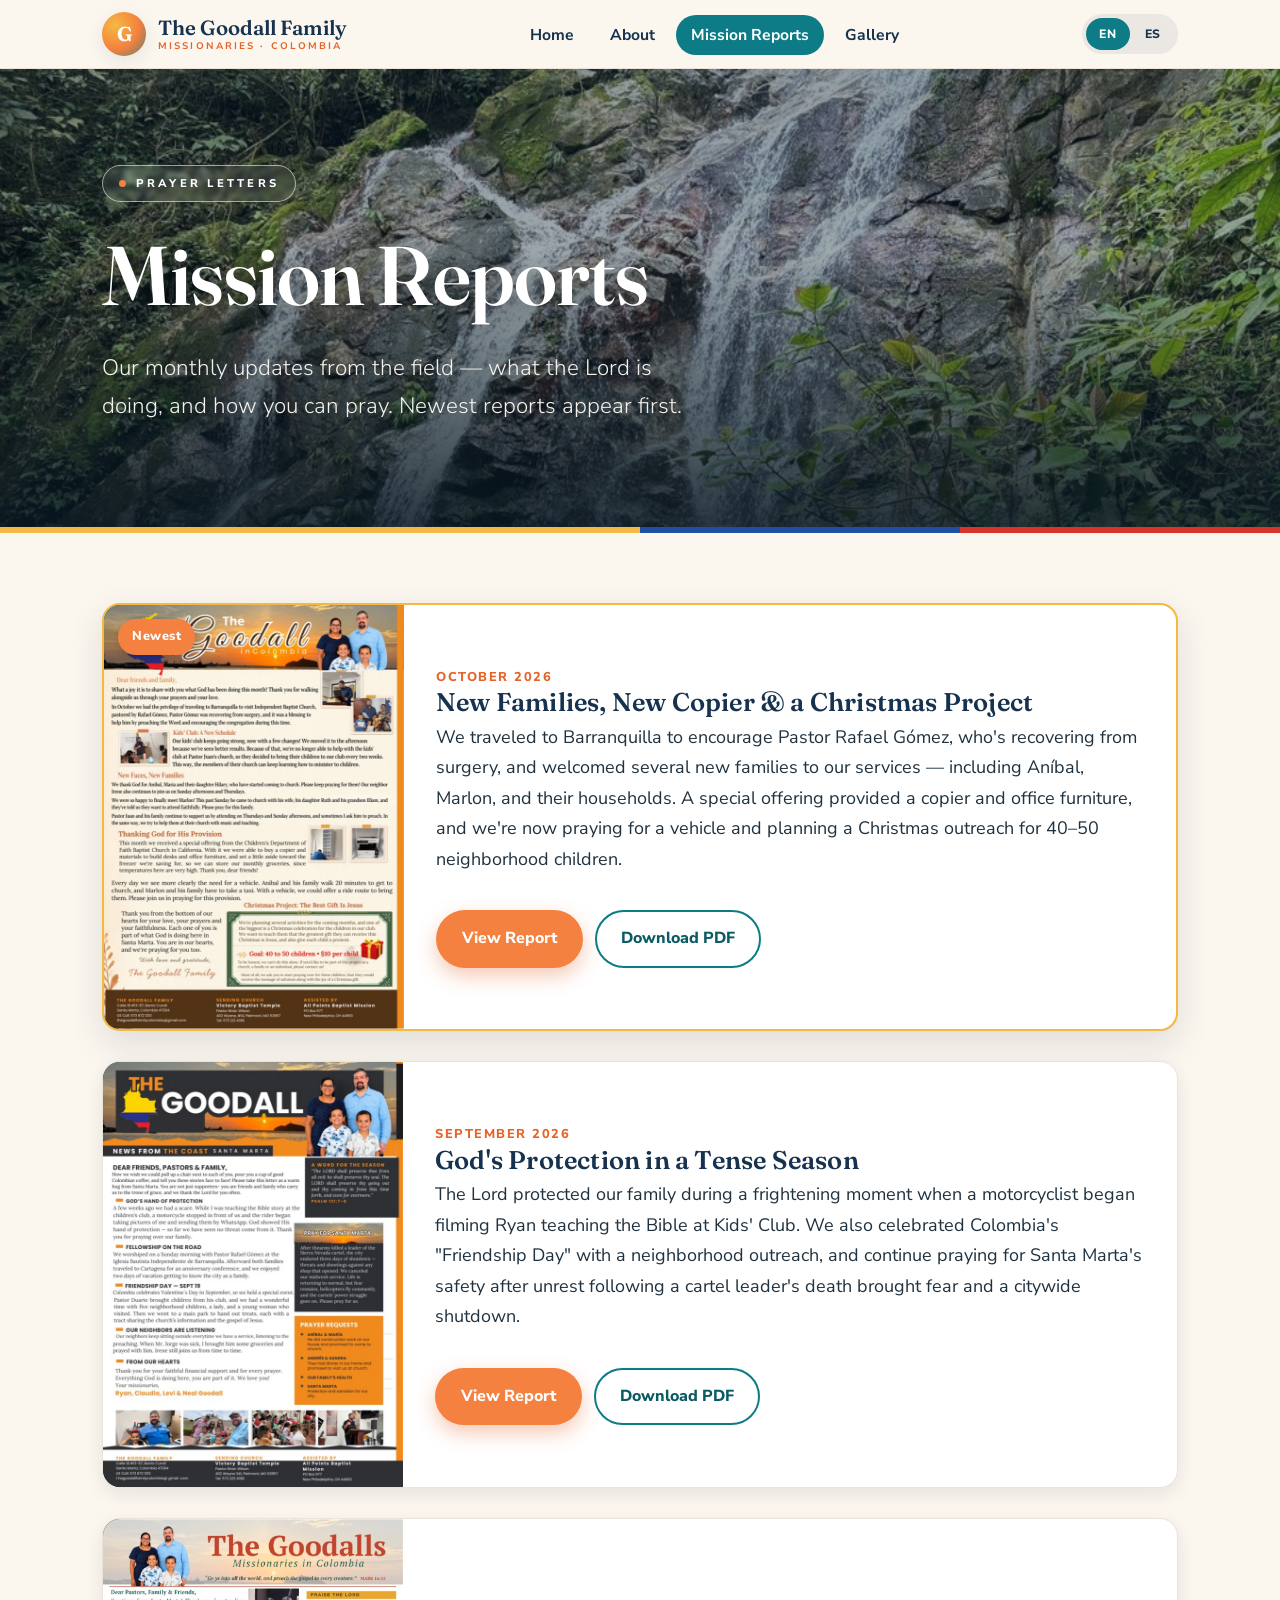
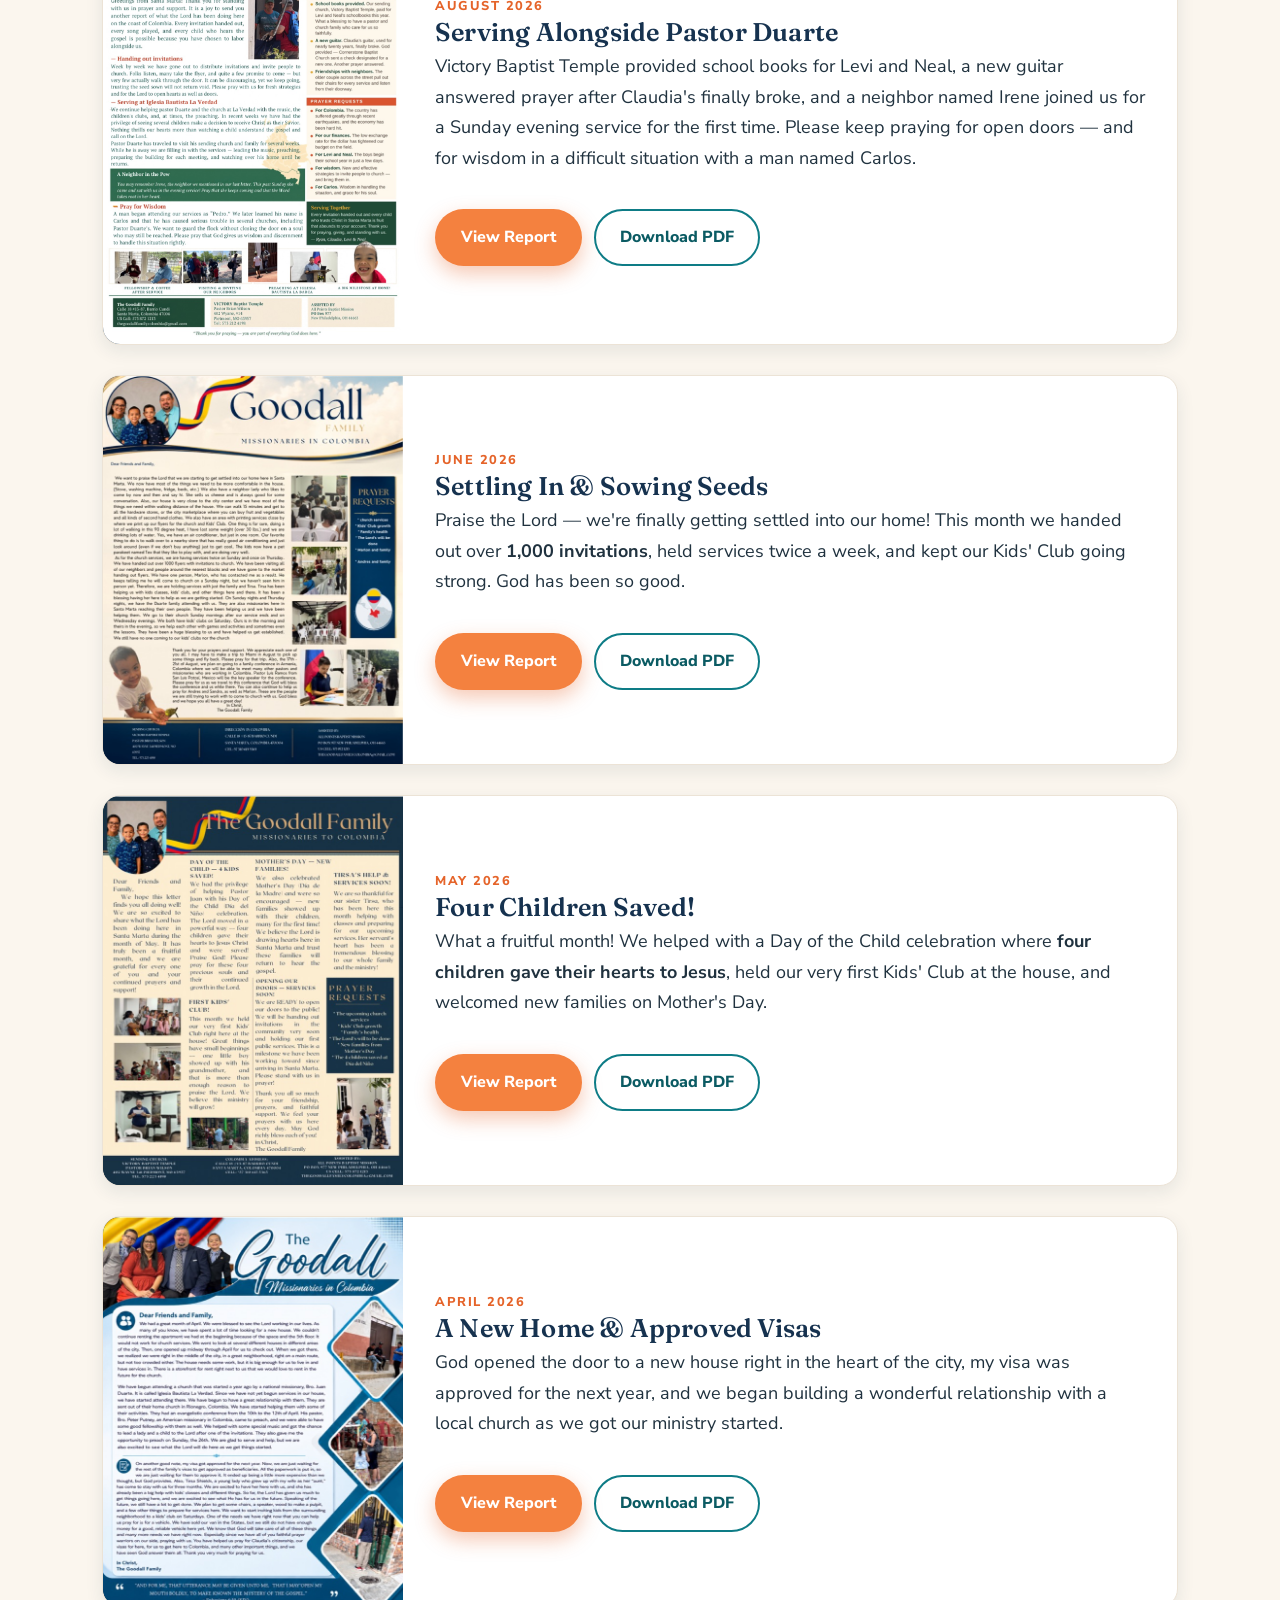
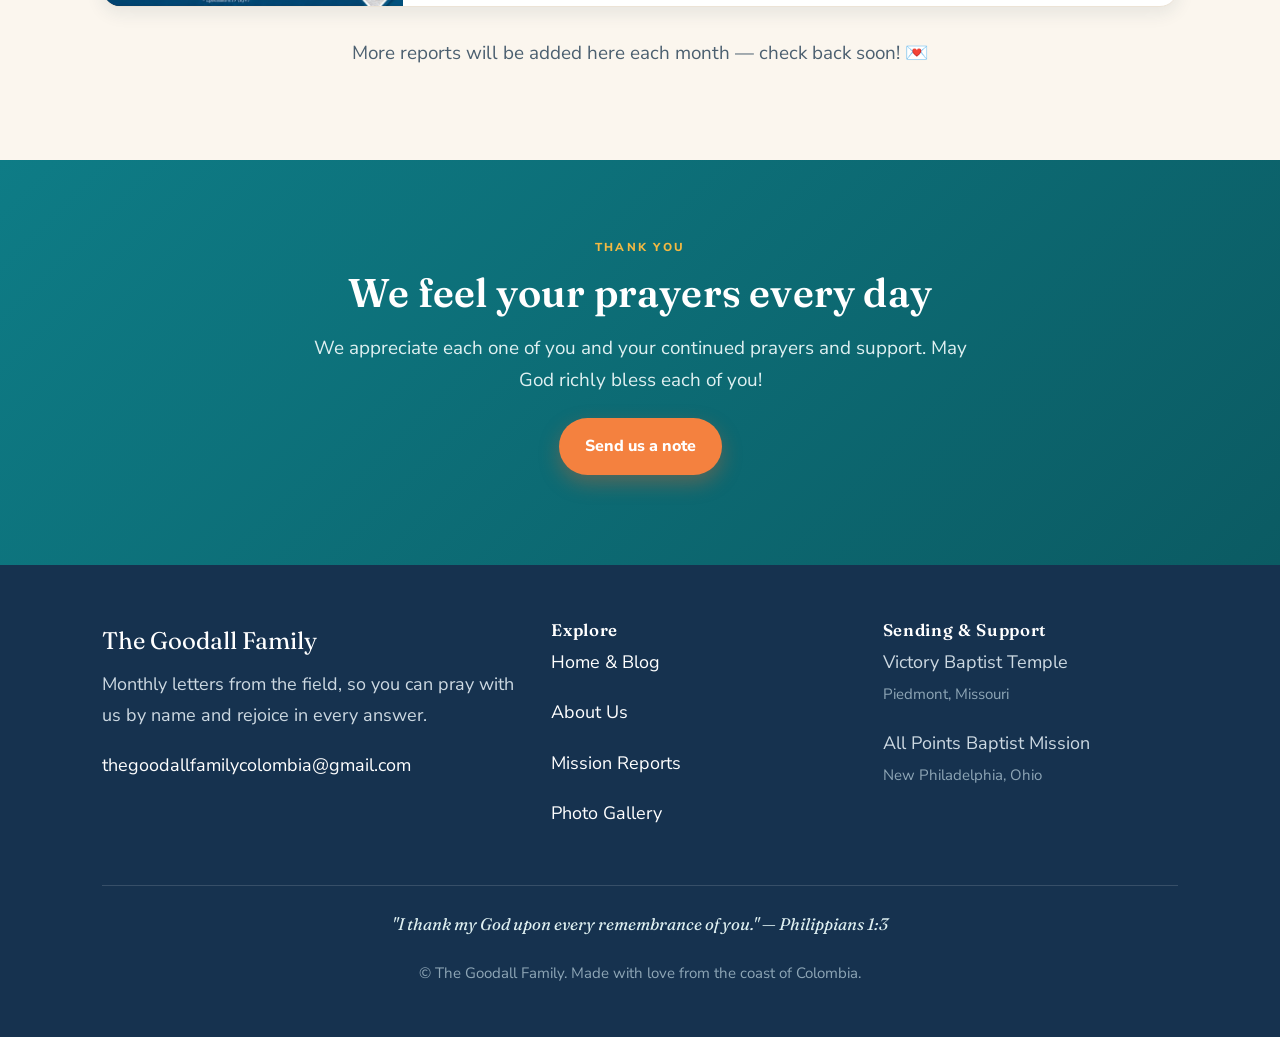
<file: site/reports.html>
<!doctype html>
<html lang="en">
<head>
<meta charset="utf-8">
<meta name="viewport" content="width=device-width,initial-scale=1">
<title>Mission Reports — The Goodall Family</title>
<meta name="description" content="Monthly missionary prayer letters and reports from the Goodall Family in Santa Marta, Colombia.">
<link rel="alternate" hreflang="en" href="reports.html">
<link rel="alternate" hreflang="es" href="reports-es.html">
<link rel="preconnect" href="https://fonts.googleapis.com">
<link rel="preconnect" href="https://fonts.gstatic.com" crossorigin>
<link href="https://fonts.googleapis.com/css2?family=Fraunces:ital,opsz,wght@0,9..144,400..700;1,9..144,400..600&family=Nunito+Sans:opsz,wght@6..12,400..800&display=swap" rel="stylesheet">
<link rel="stylesheet" href="styles.css">
<!-- Site seal (TrustLogo / Sectigo) — before </head> -->
<script type="text/javascript">//<![CDATA[
var tlJsHost = ((window.location.protocol == "https:") ? "https://secure.trust-provider.com/" : "http://www.trustlogo.com/");
document.write(unescape("%3Cscript src='" + tlJsHost + "trustlogo/javascript/trustlogo.js' type='text/javascript'%3E%3C/script%3E"));
//]]>
</script>
</head>
<body>

<!-- ===== NAV ===== -->
<header class="nav">
  <div class="nav__inner">
    <a class="brand" href="index.html">
      <span class="brand__mark">G</span>
      <span class="brand__text">The Goodall Family<small>Missionaries · Colombia</small></span>
    </a>
    <nav>
      <ul class="nav__links">
        <li><a href="index.html">Home</a></li>
        <li><a href="about.html">About</a></li>
        <li><a href="reports.html" class="active">Mission Reports</a></li>
        <li><a href="gallery.html">Gallery</a></li>
      </ul>
    </nav>
    <div class="lang-switch">
      <a href="reports.html" class="lang-switch__link active">EN</a>
      <a href="reports-es.html" class="lang-switch__link">ES</a>
    </div>
  </div>
</header>

<!-- ===== HERO ===== -->
<section class="hero" style="min-height:auto">
  <img class="hero__bg" src="assets/photos/jungle-waterfall.jpg" alt="A waterfall in the mountains above Santa Marta, Colombia" style="object-position:center 30%">
  <div class="hero__scrim"></div>
  <div class="hero__inner" style="padding:96px 22px 72px">
    <span class="hero__eyebrow">Prayer Letters</span>
    <h1>Mission Reports</h1>
    <p class="hero__lead">Our monthly updates from the field — what the Lord is doing, and how you can pray. Newest reports appear first.</p>
  </div>
</section>
<div class="flag-ribbon"></div>

<!-- ===== REPORTS LIST ===== -->
<section class="section">
  <div class="container">

    <!-- OCTOBER (newest) -->
    <article class="report latest">
      <div class="report__thumb">
        <span class="badge">Newest</span>
        <a href="assets/reports/2026-10-report.pdf" target="_blank" rel="noopener">
          <img src="assets/reports/2026-10-preview.jpg" alt="Cover of the October 2026 mission report">
          <span class="peek">Click to open PDF →</span>
        </a>
      </div>
      <div class="report__info">
        <span class="report__month">October 2026</span>
        <h3>New Families, New Copier &amp; a Christmas Project</h3>
        <p>We traveled to Barranquilla to encourage Pastor Rafael Gómez, who's recovering from surgery, and welcomed several new families to our services — including Aníbal, Marlon, and their households. A special offering provided a copier and office furniture, and we're now praying for a vehicle and planning a Christmas outreach for 40–50 neighborhood children.</p>
        <div class="report__actions">
          <a class="btn btn--primary" href="assets/reports/2026-10-report.pdf" target="_blank" rel="noopener">View Report</a>
          <a class="btn btn--outline" href="assets/reports/2026-10-report.pdf" download>Download PDF</a>
        </div>
      </div>
    </article>

    <!-- SEPTEMBER -->
    <article class="report">
      <div class="report__thumb">
        <a href="assets/reports/2026-09-report.pdf" target="_blank" rel="noopener">
          <img src="assets/reports/2026-09-preview.jpg" alt="Cover of the September 2026 mission report">
          <span class="peek">Click to open PDF →</span>
        </a>
      </div>
      <div class="report__info">
        <span class="report__month">September 2026</span>
        <h3>God's Protection in a Tense Season</h3>
        <p>The Lord protected our family during a frightening moment when a motorcyclist began filming Ryan teaching the Bible at Kids' Club. We also celebrated Colombia's "Friendship Day" with a neighborhood outreach, and continue praying for Santa Marta's safety after unrest following a cartel leader's death brought fear and a citywide shutdown.</p>
        <div class="report__actions">
          <a class="btn btn--primary" href="assets/reports/2026-09-report.pdf" target="_blank" rel="noopener">View Report</a>
          <a class="btn btn--outline" href="assets/reports/2026-09-report.pdf" download>Download PDF</a>
        </div>
      </div>
    </article>

    <!-- AUGUST -->
    <article class="report">
      <div class="report__thumb">
        <a href="assets/reports/2026-08-report.pdf" target="_blank" rel="noopener">
          <img src="assets/reports/2026-08-preview.jpg" alt="Cover of the August 2026 mission report">
          <span class="peek">Click to open PDF →</span>
        </a>
      </div>
      <div class="report__info">
        <span class="report__month">August 2026</span>
        <h3>Serving Alongside Pastor Duarte</h3>
        <p>Victory Baptist Temple provided school books for Levi and Neal, a new guitar answered prayer after Claudia's finally broke, and a neighbor named Irene joined us for a Sunday evening service for the first time. Please keep praying for open doors — and for wisdom in a difficult situation with a man named Carlos.</p>
        <div class="report__actions">
          <a class="btn btn--primary" href="assets/reports/2026-08-report.pdf" target="_blank" rel="noopener">View Report</a>
          <a class="btn btn--outline" href="assets/reports/2026-08-report.pdf" download>Download PDF</a>
        </div>
      </div>
    </article>

    <!-- JUNE -->
    <article class="report">
      <div class="report__thumb">
        <a href="assets/reports/2026-06-report.pdf" target="_blank" rel="noopener">
          <img src="assets/reports/2026-06-preview.jpg" alt="Cover of the June 2026 mission report">
          <span class="peek">Click to open PDF →</span>
        </a>
      </div>
      <div class="report__info">
        <span class="report__month">June 2026</span>
        <h3>Settling In &amp; Sowing Seeds</h3>
        <p>Praise the Lord — we're finally getting settled into our home! This month we handed out over <strong>1,000 invitations</strong>, held services twice a week, and kept our Kids' Club going strong. God has been so good.</p>
        <div class="report__actions">
          <a class="btn btn--primary" href="assets/reports/2026-06-report.pdf" target="_blank" rel="noopener">View Report</a>
          <a class="btn btn--outline" href="assets/reports/2026-06-report.pdf" download>Download PDF</a>
        </div>
      </div>
    </article>

    <!-- MAY -->
    <article class="report">
      <div class="report__thumb">
        <a href="assets/reports/2026-05-report.pdf" target="_blank" rel="noopener">
          <img src="assets/reports/2026-05-preview.jpg" alt="Cover of the May 2026 mission report">
          <span class="peek">Click to open PDF →</span>
        </a>
      </div>
      <div class="report__info">
        <span class="report__month">May 2026</span>
        <h3>Four Children Saved!</h3>
        <p>What a fruitful month! We helped with a Day of the Child celebration where <strong>four children gave their hearts to Jesus</strong>, held our very first Kids' Club at the house, and welcomed new families on Mother's Day.</p>
        <div class="report__actions">
          <a class="btn btn--primary" href="assets/reports/2026-05-report.pdf" target="_blank" rel="noopener">View Report</a>
          <a class="btn btn--outline" href="assets/reports/2026-05-report.pdf" download>Download PDF</a>
        </div>
      </div>
    </article>

    <!-- APRIL (oldest) -->
    <article class="report">
      <div class="report__thumb">
        <a href="assets/reports/2026-04-report.pdf" target="_blank" rel="noopener">
          <img src="assets/reports/2026-04-preview.jpg" alt="Cover of the April 2026 mission report">
          <span class="peek">Click to open PDF →</span>
        </a>
      </div>
      <div class="report__info">
        <span class="report__month">April 2026</span>
        <h3>A New Home &amp; Approved Visas</h3>
        <p>God opened the door to a new house right in the heart of the city, my visa was approved for the next year, and we began building a wonderful relationship with a local church as we got our ministry started.</p>
        <div class="report__actions">
          <a class="btn btn--primary" href="assets/reports/2026-04-report.pdf" target="_blank" rel="noopener">View Report</a>
          <a class="btn btn--outline" href="assets/reports/2026-04-report.pdf" download>Download PDF</a>
        </div>
      </div>
    </article>

    <p class="center lead" style="margin-top:10px">More reports will be added here each month — check back soon! 💌</p>
  </div>
</section>

<!-- ===== SUPPORT BAND ===== -->
<section class="section band">
  <div class="container center measure">
    <span class="eyebrow" style="color:var(--gold)">Thank you</span>
    <h2>We feel your prayers every day</h2>
    <p class="lead">We appreciate each one of you and your continued prayers and support. May God richly bless each of you!</p>
    <p style="margin-top:22px"><a class="btn btn--primary" href="mailto:thegoodallfamilycolombia@gmail.com?subject=Hello%20from%20your%20blog!">Send us a note</a></p>
  </div>
</section>

<!-- ===== FOOTER ===== -->
<footer class="footer">
  <div class="container">
    <div class="footer__grid">
      <div>
        <div class="footer__brand">The Goodall Family</div>
        <p>Monthly letters from the field, so you can pray with us by name and rejoice in every answer.</p>
        <p><a href="mailto:thegoodallfamilycolombia@gmail.com">thegoodallfamilycolombia@gmail.com</a></p>
      </div>
      <div>
        <h4>Explore</h4>
        <p><a href="index.html">Home &amp; Blog</a></p>
        <p><a href="about.html">About Us</a></p>
        <p><a href="reports.html">Mission Reports</a></p>
        <p><a href="gallery.html">Photo Gallery</a></p>
      </div>
      <div>
        <h4>Sending &amp; Support</h4>
        <p>Victory Baptist Temple<br><small>Piedmont, Missouri</small></p>
        <p>All Points Baptist Mission<br><small>New Philadelphia, Ohio</small></p>
      </div>
    </div>
    <p class="footer__verse">"I thank my God upon every remembrance of you." — Philippians 1:3</p>
    <p class="center"><small>© The Goodall Family. Made with love from the coast of Colombia.</small></p>
  </div>
</footer>

<!-- Site seal (TrustLogo / Sectigo) — before </body> -->
<script type="text/javascript">//<![CDATA[
var tlJsHost = ((window.location.protocol == "https:") ? "https://secure.trust-provider.com/" : "http://www.trustlogo.com/");
document.write(unescape("%3Cscript src='" + tlJsHost + "trustlogo/javascript/trustlogo.js' type='text/javascript'%3E%3C/script%3E"));
//]]>
</script>

</body>
</html>
</file>
<file: site/styles.css>
/* =========================================================
   The Goodall Family — Missionaries in Colombia
   Shared stylesheet
   ========================================================= */

:root{
  --ocean:#0e7c86;         /* teal / Caribbean sea */
  --ocean-deep:#0b5b63;
  --navy:#16324f;          /* deep ink for text & headers */
  --coral:#f4813f;         /* sunset orange */
  --coral-deep:#e5642a;
  --gold:#f4b942;          /* Colombian yellow */
  --flag-blue:#1f4fa3;
  --flag-red:#d8342b;
  --sand:#fbf6ee;          /* warm page background */
  --card:#ffffff;
  --ink:#20323f;
  --ink-soft:#4c6070;
  --line:#ece3d6;
  --shadow:0 12px 34px rgba(22,50,79,.12);
  --shadow-sm:0 6px 18px rgba(22,50,79,.09);
  --radius:18px;
  --maxw:1120px;
  --serif:"Fraunces",Georgia,"Times New Roman",serif;
  --sans:"Nunito Sans","Nunito",-apple-system,BlinkMacSystemFont,"Segoe UI",sans-serif;
}

*{box-sizing:border-box;}
html{scroll-behavior:smooth;}
body{
  margin:0;
  font-family:var(--sans);
  color:var(--ink);
  background:var(--sand);
  line-height:1.7;
  font-size:18px;
  -webkit-font-smoothing:antialiased;
}
img{max-width:100%;display:block;}
a{color:var(--ocean-deep);}

h1,h2,h3,h4{
  font-family:var(--serif);
  color:var(--navy);
  line-height:1.15;
  font-weight:600;
  margin:0 0 .4em;
  letter-spacing:.2px;
}
h2{font-size:clamp(1.7rem,3.4vw,2.5rem);}
h3{font-size:1.4rem;}
p{margin:0 0 1.1em;}

.container{max-width:var(--maxw);margin:0 auto;padding:0 22px;}
.section{padding:70px 0;}
.section--tight{padding:46px 0;}

/* Colombian flag ribbon accent */
.flag-ribbon{height:6px;width:100%;
  background:linear-gradient(90deg,var(--gold) 0 50%,var(--flag-blue) 50% 75%,var(--flag-red) 75% 100%);
}

/* ---------- Top navigation ---------- */
.nav{
  position:sticky;top:0;z-index:50;
  background:rgba(251,246,238,.92);
  backdrop-filter:saturate(140%) blur(10px);
  border-bottom:1px solid var(--line);
}
.nav__inner{
  max-width:var(--maxw);margin:0 auto;padding:12px 22px;
  display:flex;align-items:center;justify-content:space-between;gap:16px;flex-wrap:wrap;
}
.brand{display:flex;align-items:center;gap:12px;text-decoration:none;}
.brand__mark{
  width:44px;height:44px;border-radius:50%;flex:none;
  background:radial-gradient(circle at 30% 30%,var(--gold),var(--coral) 55%,var(--ocean) 120%);
  color:#fff;font-family:var(--serif);font-weight:700;
  display:grid;place-items:center;font-size:1.25rem;
  box-shadow:var(--shadow-sm);
}
.brand__text{font-family:var(--serif);font-weight:600;color:var(--navy);font-size:1.28rem;line-height:1.05;}
.brand__text small{display:block;font-family:var(--sans);font-weight:700;
  letter-spacing:.22em;text-transform:uppercase;font-size:.6rem;color:var(--coral-deep);margin-top:2px;}
.nav__links{display:flex;gap:6px;list-style:none;margin:0;padding:0;flex-wrap:wrap;}
.nav__links a{
  text-decoration:none;color:var(--navy);font-weight:700;font-size:.98rem;
  padding:9px 15px;border-radius:999px;transition:.18s;
}
.nav__links a:hover{background:rgba(14,124,134,.12);color:var(--ocean-deep);}
.nav__links a.active{background:var(--ocean);color:#fff;}
.nav__toggle{display:none;}

/* ---------- Language switch ---------- */
.lang-switch{display:flex;gap:2px;background:rgba(22,50,79,.07);padding:4px;border-radius:999px;flex:none;}
.lang-switch__link{text-decoration:none;color:var(--navy);font-weight:800;font-size:.76rem;
  letter-spacing:.06em;padding:6px 13px;border-radius:999px;transition:.18s;}
.lang-switch__link:hover{background:rgba(14,124,134,.14);color:var(--ocean-deep);}
.lang-switch__link.active{background:var(--ocean);color:#fff;}

/* ---------- Hero ---------- */
.hero{position:relative;color:#fff;overflow:hidden;}
.hero__bg{position:absolute;inset:0;width:100%;height:100%;object-fit:cover;}
.hero__scrim{position:absolute;inset:0;
  background:linear-gradient(180deg,rgba(9,30,42,.42) 0%,rgba(9,30,42,.38) 40%,rgba(8,24,34,.86) 100%);}
.hero__inner{position:relative;max-width:var(--maxw);margin:0 auto;padding:150px 22px 108px;}
.hero__eyebrow{display:inline-flex;align-items:center;gap:10px;font-weight:800;letter-spacing:.28em;text-transform:uppercase;
  font-size:.7rem;border:1px solid rgba(255,255,255,.55);padding:8px 16px;border-radius:999px;margin-bottom:26px;
  background:rgba(255,255,255,.06);backdrop-filter:blur(2px);}
.hero__eyebrow::before{content:"";width:7px;height:7px;border-radius:50%;background:var(--coral);flex:none;}
.hero h1{color:#fff;font-size:clamp(2.9rem,7vw,5.2rem);margin-bottom:.3em;letter-spacing:-.01em;
  text-shadow:0 2px 24px rgba(0,0,0,.32);}
.hero__rule{width:64px;height:2px;background:var(--gold);margin:0 0 22px;border:none;}
.hero__lead{font-size:clamp(1.05rem,2.4vw,1.4rem);max-width:600px;color:#f4f1ea;margin-bottom:30px;font-weight:300;}
.hero__cta{display:flex;gap:14px;flex-wrap:wrap;}
.hero--tall .hero__inner{padding-top:170px;padding-bottom:130px;}

/* ---------- Buttons ---------- */
.btn{display:inline-flex;align-items:center;gap:9px;text-decoration:none;font-weight:800;
  padding:13px 24px;border-radius:999px;transition:.18s;font-size:1rem;border:2px solid transparent;cursor:pointer;}
.btn--primary{background:var(--coral);color:#fff;box-shadow:0 8px 20px rgba(229,100,42,.35);}
.btn--primary:hover{background:var(--coral-deep);transform:translateY(-2px);}
.btn--ghost{background:rgba(255,255,255,.12);color:#fff;border-color:rgba(255,255,255,.55);}
.btn--ghost:hover{background:rgba(255,255,255,.22);}
.btn--ocean{background:var(--ocean);color:#fff;}
.btn--ocean:hover{background:var(--ocean-deep);transform:translateY(-2px);}
.btn--outline{background:transparent;color:var(--ocean-deep);border-color:var(--ocean);}
.btn--outline:hover{background:var(--ocean);color:#fff;}

/* ---------- Generic layout helpers ---------- */
.eyebrow{display:inline-block;font-weight:800;letter-spacing:.2em;text-transform:uppercase;
  font-size:.72rem;color:var(--coral-deep);margin-bottom:12px;}
.lead{font-size:1.18rem;color:var(--ink-soft);}
.center{text-align:center;}
.measure{max-width:720px;margin-left:auto;margin-right:auto;}
.split{display:grid;grid-template-columns:1.15fr .85fr;gap:48px;align-items:center;}
.split--rev .split__media{order:-1;}
.rounded{border-radius:var(--radius);box-shadow:var(--shadow);}
.rounded img{border-radius:var(--radius);}

.tag-row{display:flex;flex-wrap:wrap;gap:10px;margin:8px 0 0;}
.tag{background:rgba(14,124,134,.1);color:var(--ocean-deep);font-weight:700;font-size:.82rem;
  padding:6px 13px;border-radius:999px;}

/* ---------- Portrait / family intro ---------- */
.portrait{display:grid;grid-template-columns:1.2fr .8fr;gap:64px;align-items:center;}
.portrait__frame{position:relative;border-radius:var(--radius);box-shadow:0 26px 60px rgba(22,50,79,.22);
  border:8px solid var(--card);outline:1px solid var(--line);max-width:520px;margin:0 auto;}
.portrait__frame::before{content:"";position:absolute;top:-18px;right:-18px;
  width:80%;height:80%;border-radius:var(--radius);
  background:linear-gradient(135deg,var(--gold),var(--coral) 70%);z-index:-1;}
.portrait__frame::after{content:"";position:absolute;left:0;right:0;bottom:-7px;border-radius:0 0 12px 12px;
  background:linear-gradient(90deg,var(--gold) 0 34%,var(--flag-blue) 34% 67%,var(--flag-red) 67% 100%);
  height:7px;}
.portrait__frame img{display:block;width:100%;border-radius:calc(var(--radius) - 3px);}
.portrait__names{font-family:var(--serif);font-size:1.35rem;color:var(--ocean-deep);margin:2px 0 14px;}
.portrait__names span{white-space:nowrap;}

/* ---------- Numbered editorial story rows ---------- */
.story-row{display:grid;grid-template-columns:.9fr 1.1fr;gap:52px;align-items:center;padding:54px 0;
  border-bottom:1px solid var(--line);}
.story-row:last-child{border-bottom:none;}
.story-row--rev .story-row__media{order:2;}
.story-row__num{font-family:var(--serif);font-size:5.2rem;line-height:1;color:var(--ocean);
  opacity:.16;font-weight:600;margin-bottom:-.25em;}
.story-row__label{display:inline-block;font-weight:800;letter-spacing:.2em;text-transform:uppercase;
  font-size:.7rem;color:var(--coral-deep);margin-bottom:10px;}
.story-row__media{border-radius:var(--radius);overflow:hidden;box-shadow:var(--shadow);aspect-ratio:4/3.1;}
.story-row__media img{width:100%;height:100%;object-fit:cover;}

/* ---------- Moody full-bleed feature band ---------- */
.feature-band{position:relative;color:#fff;overflow:hidden;min-height:520px;
  display:flex;align-items:center;}
.feature-band__bg{position:absolute;inset:0;width:100%;height:100%;object-fit:cover;}
.feature-band__scrim{position:absolute;inset:0;
  background:linear-gradient(160deg,rgba(6,20,26,.78),rgba(6,20,26,.42) 55%,rgba(6,20,26,.82));}
.feature-band__inner{position:relative;max-width:720px;margin:0 auto;padding:90px 22px;text-align:center;}
.feature-band__eyebrow{display:inline-block;font-weight:800;letter-spacing:.28em;text-transform:uppercase;
  font-size:.72rem;color:var(--gold);margin-bottom:18px;}
.feature-band h2{color:#fff;font-size:clamp(2rem,4.4vw,3.1rem);}
.feature-band p{color:#e9f1f0;font-size:1.15rem;font-weight:300;}
.feature-band__verse{font-family:var(--serif);font-style:italic;font-size:1.3rem;color:#fff;margin-top:18px;}
.feature-band__cite{display:block;margin-top:10px;font-family:var(--sans);font-weight:800;
  letter-spacing:.14em;text-transform:uppercase;font-size:.78rem;color:var(--gold);}

/* ---------- "Life lately" photo strip ---------- */
.life-strip{display:grid;grid-template-columns:repeat(4,1fr);gap:14px;}
.life-strip a{display:block;border-radius:14px;overflow:hidden;box-shadow:var(--shadow-sm);aspect-ratio:1/1;}
.life-strip img{width:100%;height:100%;object-fit:cover;transition:transform .4s ease;}
.life-strip a:hover img{transform:scale(1.06);}

/* ---------- Cards ---------- */
.card{background:var(--card);border:1px solid var(--line);border-radius:var(--radius);
  box-shadow:var(--shadow-sm);overflow:hidden;}
.card__body{padding:26px;}

/* ---------- Blog article ---------- */
.article{background:var(--card);border-radius:var(--radius);box-shadow:var(--shadow);
  border:1px solid var(--line);overflow:hidden;}
.article__head{padding:36px 40px 8px;}
.article__meta{display:flex;flex-wrap:wrap;gap:14px;align-items:center;color:var(--ink-soft);
  font-weight:700;font-size:.9rem;margin-bottom:10px;}
.article__meta .dot{width:6px;height:6px;border-radius:50%;background:var(--coral);}
.article__body{padding:8px 40px 40px;font-size:1.06rem;}
.article__body p:first-of-type::first-letter{
  font-family:var(--serif);font-size:3.4rem;line-height:.8;float:left;
  padding:6px 12px 0 0;color:var(--coral);font-weight:700;
}
.pullquote{border-left:5px solid var(--gold);background:var(--sand);
  padding:16px 22px;margin:26px 0;border-radius:0 12px 12px 0;
  font-family:var(--serif);font-size:1.25rem;color:var(--navy);font-style:italic;}
.figure-inline{margin:28px 0;}
.figure-inline figcaption{color:var(--ink-soft);font-size:.9rem;margin-top:8px;text-align:center;font-style:italic;}
.two-up{display:grid;grid-template-columns:1fr 1fr;gap:16px;margin:28px 0;}
.two-up img{border-radius:14px;height:100%;object-fit:cover;box-shadow:var(--shadow-sm);}

/* ---------- Video ---------- */
.video-wrap{border-radius:var(--radius);overflow:hidden;box-shadow:var(--shadow);background:#000;}
.video-wrap video{display:block;width:100%;height:auto;background:#000;}
.video-grid{display:grid;grid-template-columns:repeat(auto-fit,minmax(280px,1fr));gap:24px;}
.video-portrait video{max-height:640px;margin:0 auto;}

/* ---------- Reports ---------- */
.report{display:grid;grid-template-columns:300px 1fr;gap:0;background:var(--card);
  border:1px solid var(--line);border-radius:var(--radius);overflow:hidden;box-shadow:var(--shadow-sm);
  margin-bottom:30px;}
.report__thumb{background:#0e2a3d;position:relative;min-height:240px;overflow:hidden;}
.report__thumb a{display:block;height:100%;}
.report__thumb img{width:100%;height:100%;object-fit:cover;object-position:top center;transition:transform .5s ease;}
.report__thumb:hover img{transform:scale(1.04);}
.report__thumb .badge{position:absolute;top:14px;left:14px;background:var(--coral);color:#fff;
  font-weight:800;padding:7px 14px;border-radius:999px;font-size:.8rem;letter-spacing:.04em;z-index:2;
  box-shadow:0 4px 12px rgba(0,0,0,.25);}
.report__thumb .peek{position:absolute;inset:0;display:flex;align-items:flex-end;justify-content:center;
  padding-bottom:16px;background:linear-gradient(180deg,transparent 55%,rgba(11,42,61,.55));
  color:#fff;font-weight:800;font-size:.9rem;opacity:0;transition:.25s;}
.report__thumb:hover .peek{opacity:1;}
.report__info{padding:30px 32px;display:flex;flex-direction:column;justify-content:center;}
.report__info h3{font-size:1.6rem;margin-bottom:.15em;}
.report__month{color:var(--coral-deep);font-weight:800;text-transform:uppercase;letter-spacing:.12em;font-size:.8rem;}
.report__actions{display:flex;gap:12px;flex-wrap:wrap;margin-top:16px;}
.report.latest{border:2px solid var(--gold);box-shadow:var(--shadow);}

/* ---------- Gallery ---------- */
.gallery{columns:4;column-gap:14px;}
.gallery figure{margin:0 0 14px;break-inside:avoid;border-radius:14px;overflow:hidden;
  box-shadow:var(--shadow-sm);position:relative;cursor:pointer;background:#ddd;}
.gallery img{width:100%;transition:transform .4s ease;}
.gallery figure:hover img{transform:scale(1.05);}
.gallery .play{position:absolute;inset:0;display:grid;place-items:center;
  background:rgba(11,60,80,.28);color:#fff;font-size:2.6rem;pointer-events:none;}

/* ---------- Info strip / stats ---------- */
.facts{display:grid;grid-template-columns:repeat(auto-fit,minmax(190px,1fr));gap:20px;}
.fact{background:var(--card);border:1px solid var(--line);border-radius:var(--radius);
  padding:26px 22px;text-align:center;box-shadow:var(--shadow-sm);}
.fact__num{font-family:var(--serif);font-size:2.4rem;color:var(--ocean);font-weight:700;line-height:1;}
.fact__label{color:var(--ink-soft);font-weight:700;font-size:.95rem;margin-top:8px;}

/* ---------- Prayer / callout band ---------- */
.band{background:linear-gradient(135deg,var(--ocean),var(--ocean-deep));color:#fff;}
.band h2{color:#fff;}
.band .lead{color:#dff0f1;}
.prayer-list{list-style:none;margin:22px 0 0;padding:0;display:grid;
  grid-template-columns:repeat(auto-fit,minmax(220px,1fr));gap:14px;}
.prayer-list li{background:rgba(255,255,255,.12);border:1px solid rgba(255,255,255,.22);
  border-radius:14px;padding:14px 18px;font-weight:700;display:flex;gap:10px;align-items:center;}
.prayer-list li::before{content:"✦";color:var(--gold);}

/* ---------- Footer ---------- */
.footer{background:var(--navy);color:#cdd9e2;padding:56px 0 30px;}
.footer a{color:#fff;text-decoration:none;}
.footer a:hover{text-decoration:underline;}
.footer__grid{display:grid;grid-template-columns:1.4fr 1fr 1fr;gap:36px;}
.footer h4{color:#fff;font-size:1.05rem;letter-spacing:.04em;}
.footer__brand{font-family:var(--serif);font-size:1.5rem;color:#fff;margin-bottom:.3em;}
.footer small{color:#8ea6b6;}
.footer__verse{font-family:var(--serif);font-style:italic;color:#dff0f1;font-size:1.05rem;border-top:1px solid rgba(255,255,255,.14);margin-top:36px;padding-top:24px;text-align:center;}

/* ---------- Lightbox ---------- */
.lb{position:fixed;inset:0;background:rgba(7,25,35,.92);display:none;z-index:100;
  align-items:center;justify-content:center;padding:30px;}
.lb.open{display:flex;}
.lb img,.lb video{max-width:92vw;max-height:88vh;border-radius:10px;box-shadow:0 20px 60px rgba(0,0,0,.5);}
.lb__close{position:absolute;top:20px;right:26px;color:#fff;font-size:2.4rem;cursor:pointer;
  background:none;border:none;line-height:1;z-index:2;}
.lb__nav{position:absolute;top:50%;transform:translateY(-50%);color:#fff;font-size:3rem;
  cursor:pointer;background:rgba(255,255,255,.08);border:1px solid rgba(255,255,255,.35);
  line-height:1;width:56px;height:56px;border-radius:50%;display:flex;align-items:center;
  justify-content:center;transition:.18s;z-index:2;}
.lb__nav:hover{background:rgba(255,255,255,.2);}
.lb__prev{left:16px;}
.lb__next{right:16px;}
.lb__count{position:absolute;bottom:22px;left:50%;transform:translateX(-50%);color:#fff;
  font-weight:700;letter-spacing:.08em;font-size:.85rem;background:rgba(255,255,255,.1);
  border:1px solid rgba(255,255,255,.3);padding:6px 16px;border-radius:999px;}
@media(max-width:640px){
  .lb__nav{width:44px;height:44px;font-size:2.2rem;}
  .lb__prev{left:6px;}
  .lb__next{right:6px;}
}

/* ---------- Responsive ---------- */
@media(max-width:920px){
  .nav__inner{flex-direction:column;gap:10px;padding-top:14px;padding-bottom:12px;}
  .nav__links{justify-content:center;}
}
@media(max-width:900px){
  .split{grid-template-columns:1fr;gap:28px;}
  .split--rev .split__media{order:0;}
  .report{grid-template-columns:1fr;}
  .gallery{columns:3;}
  .footer__grid{grid-template-columns:1fr 1fr;}
  .portrait{grid-template-columns:1fr;gap:32px;}
  .story-row{grid-template-columns:1fr;gap:22px;padding:34px 0;}
  .story-row--rev .story-row__media{order:0;}
  .story-row__num{font-size:3.6rem;}
  .life-strip{grid-template-columns:repeat(4,1fr);gap:10px;}
}
@media(max-width:640px){
  body{font-size:16px;}
  .article__head,.article__body{padding-left:22px;padding-right:22px;}
  .two-up{grid-template-columns:1fr;}
  .gallery{columns:2;}
  .footer__grid{grid-template-columns:1fr;}
  .nav__links{gap:2px;}
  .nav__links a{padding:8px 10px;font-size:.9rem;}
  .brand__text{font-size:1.1rem;}
  .life-strip{grid-template-columns:repeat(2,1fr);}
  .feature-band{min-height:420px;}
}
</file>
